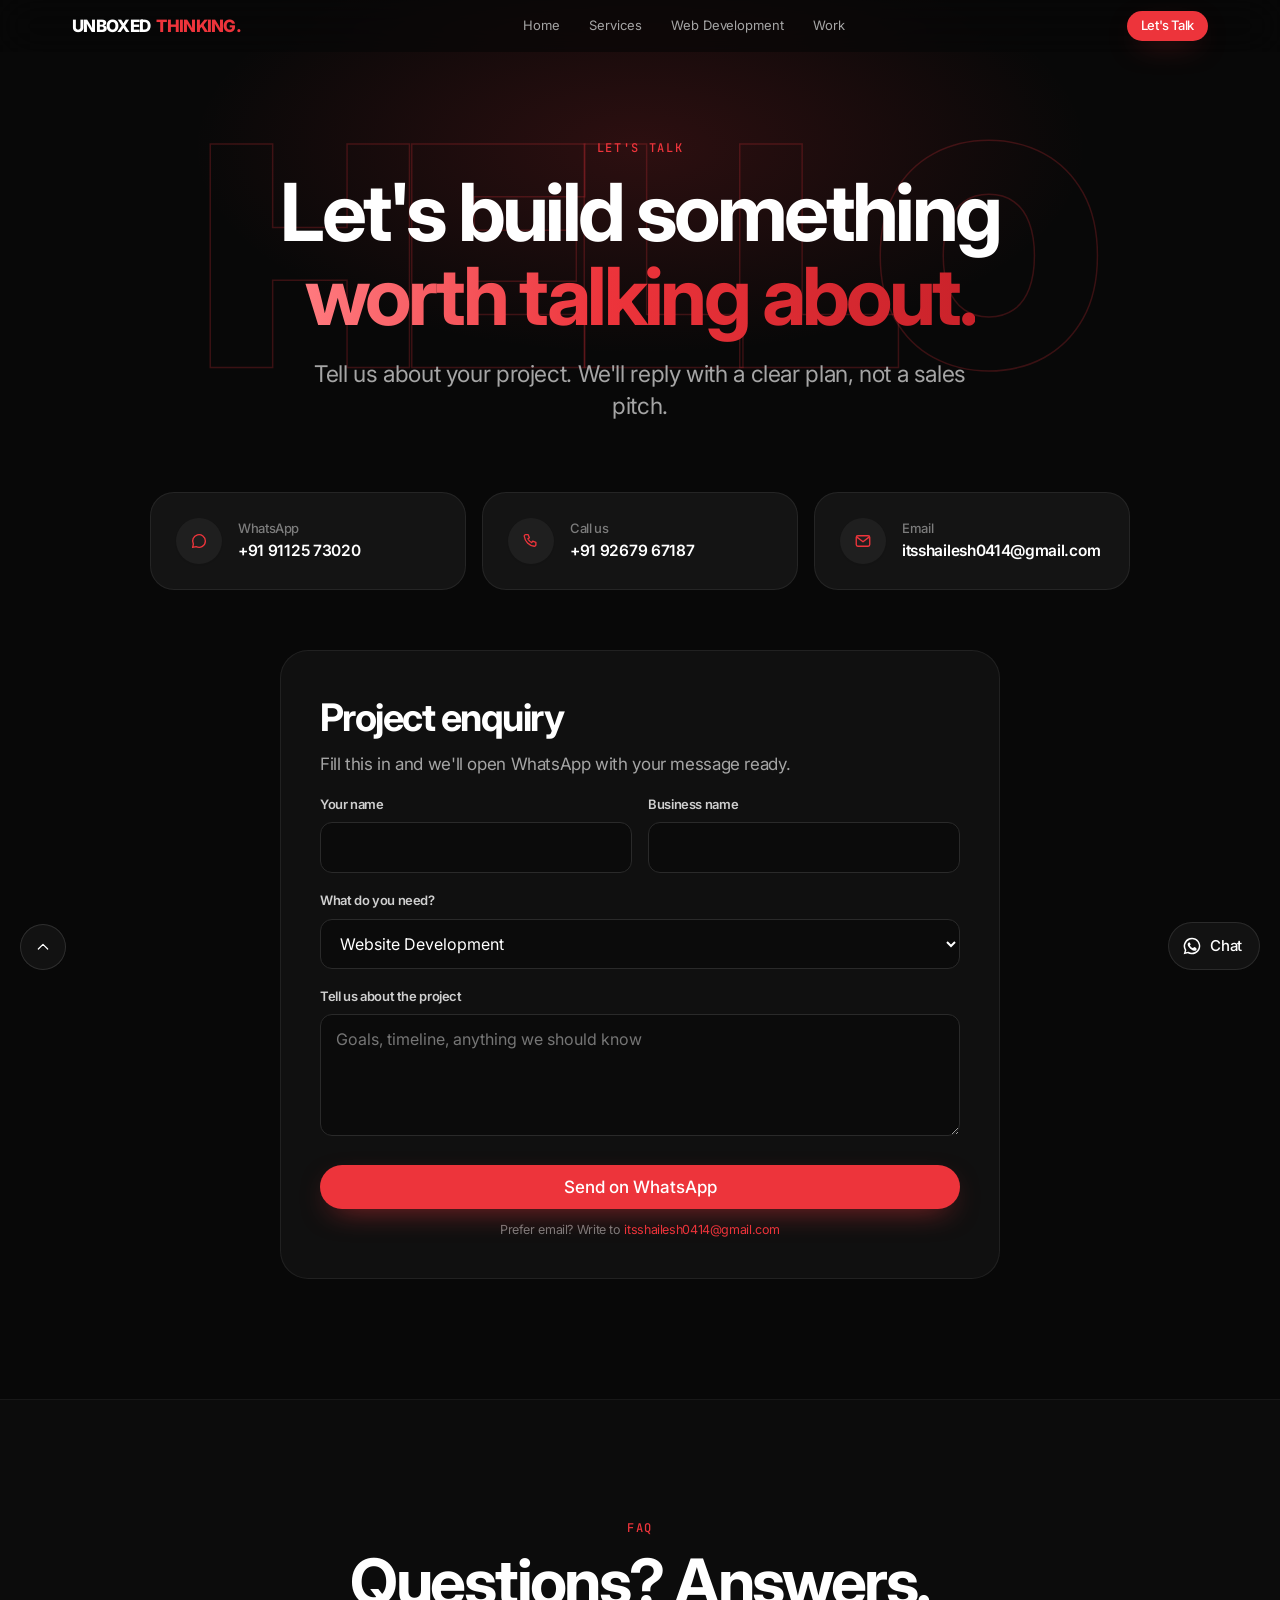
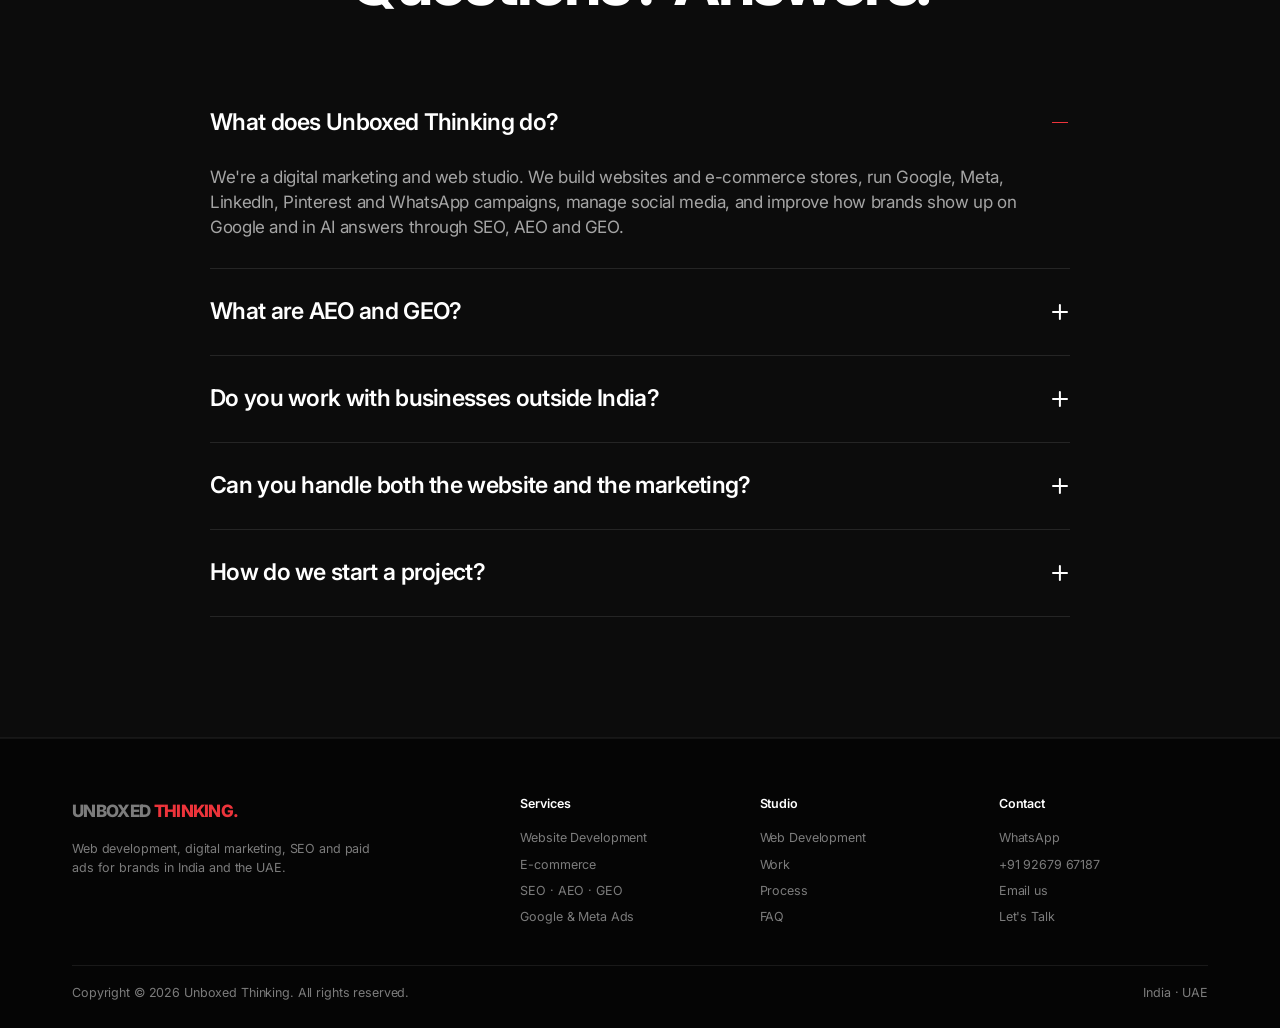
<file: contact.html>
<!DOCTYPE html>
<html lang="en-IN">
<head>
<meta charset="UTF-8">
<meta name="viewport" content="width=device-width, initial-scale=1">
<title>Let&#x27;s Talk — Unboxed Thinking</title>
<meta name="description" content="Start a project with Unboxed Thinking on WhatsApp, phone or email.">
<meta name="theme-color" content="#080808">
<meta property="og:title" content="Let&#x27;s Talk — Unboxed Thinking"><meta property="og:description" content="Start a project with Unboxed Thinking on WhatsApp, phone or email."><meta property="og:type" content="website">
<link rel="icon" href="favicon.svg" type="image/svg+xml">
<script>document.documentElement.classList.add("js");setTimeout(function(){if(!window.__ut)document.documentElement.classList.add("reveal-all")},2500)</script>
<link rel="preconnect" href="https://fonts.googleapis.com"><link rel="preconnect" href="https://fonts.gstatic.com" crossorigin>
<link href="https://fonts.googleapis.com/css2?family=Inter:opsz,wght@14..32,300..800&family=JetBrains+Mono:wght@400;500&display=swap" rel="stylesheet">
<style>

:root{
  --ink:#1d1d1f; --ink-2:#424245; --muted:#6e6e73; --faint:#86868b;
  --bg:#ffffff; --gray:#f5f5f7; --gray-2:#e8e8ed; --line:rgba(0,0,0,.08);
  --blue:#0071e3; --violet:#6E3BEF;
  --grad:linear-gradient(90deg,#7C3AED 0%,#4F46E5 40%,#2563EB 70%,#06B6D4 100%);
  --font:-apple-system,BlinkMacSystemFont,"SF Pro Display","SF Pro Text","Inter","Segoe UI",Roboto,"Helvetica Neue",sans-serif;
  --ease:cubic-bezier(.25,.1,.25,1); --ease-out:cubic-bezier(.16,1,.3,1);
  --r:28px; --w:1180px;
}
*{margin:0;padding:0;box-sizing:border-box}
html{scroll-behavior:smooth;-webkit-text-size-adjust:100%;overflow-x:clip}
body{font-family:var(--font);font-optical-sizing:auto;color:var(--ink);background:var(--bg);font-size:17px;line-height:1.47;letter-spacing:-.022em;-webkit-font-smoothing:antialiased;-moz-osx-font-smoothing:grayscale;font-feature-settings:"cv11","ss01"}
a{color:inherit;text-decoration:none}
img,svg{display:block}
button{font:inherit;color:inherit;background:none;border:0;cursor:pointer}
::selection{background:rgba(110,59,239,.18)}
:focus-visible{outline:2px solid var(--blue);outline-offset:3px;border-radius:8px}
.wrap{max-width:var(--w);margin:0 auto;padding-inline:22px}
.ico{width:28px;height:28px}
.ico.md{width:36px;height:36px}
.ico.lg{width:44px;height:44px}
.ic-s{width:18px;height:18px}
.ch{width:12px;height:12px;display:inline-block;vertical-align:-1px;transition:transform .3s var(--ease)}
.grad-t{background:var(--grad);-webkit-background-clip:text;background-clip:text;color:transparent}

/* reveal: content is always visible without JS; animates only when JS is running */
.js .rv{opacity:0;transform:translateY(24px);transition:opacity .9s var(--ease-out),transform .9s var(--ease-out);transition-delay:calc(var(--d,0)*1ms)}
.js .rv.in,.js.reveal-all .rv{opacity:1;transform:none}

/* ===== nav ===== */
.nav{position:fixed;top:0;left:0;right:0;z-index:100;height:52px;background:rgba(255,255,255,.72);backdrop-filter:saturate(180%) blur(20px);-webkit-backdrop-filter:saturate(180%) blur(20px);transition:box-shadow .3s}
.nav.sh{box-shadow:0 1px 0 var(--line)}
.nav-in{height:100%;display:flex;align-items:center;justify-content:space-between;gap:20px}
.logo{display:flex;align-items:center;gap:9px;font-weight:600;font-size:17px;letter-spacing:-.03em}
.logo svg{width:26px;height:26px}
.links{display:flex;gap:30px;font-size:13px;color:var(--ink-2);letter-spacing:-.01em}
.links a{transition:color .2s}
.links a:hover{color:var(--ink)}
.pill{display:inline-flex;align-items:center;justify-content:center;gap:6px;white-space:nowrap;border-radius:980px;font-weight:500;transition:background .25s,transform .25s var(--ease),box-shadow .25s}
.pill.sm{height:30px;padding:0 14px;font-size:13px}
.pill.md{height:44px;padding:0 22px;font-size:17px}
.pill.blue{background:var(--blue);color:#fff}
.pill.blue:hover{background:#0077ed}
.pill.dark{background:var(--ink);color:#fff}
.pill.dark:hover{background:#000}
.pill.ghost{color:var(--blue);box-shadow:inset 0 0 0 1px var(--blue)}
.pill.ghost:hover{background:var(--blue);color:#fff}
.pill:active{transform:scale(.97)}
.tlink{color:var(--blue);font-size:17px;display:inline-flex;align-items:center;gap:4px}
.tlink:hover{text-decoration:underline}
.tlink:hover .ch,.more:hover .ch,.enq:hover .ch{transform:translateX(3px)}
.burger{display:none;width:40px;height:40px;position:relative}
.burger i{position:absolute;left:12px;right:12px;height:1.5px;background:var(--ink);transition:transform .35s var(--ease-out)}
.burger i:first-child{top:16px}.burger i:last-child{top:23px}
body.mo .burger i:first-child{transform:translateY(3.5px) rotate(45deg)}
body.mo .burger i:last-child{transform:translateY(-3.5px) rotate(-45deg)}
.mmenu{position:fixed;top:52px;left:0;right:0;bottom:0;z-index:99;background:rgba(255,255,255,.97);backdrop-filter:blur(20px);padding:30px 34px;opacity:0;visibility:hidden;transform:translateY(-10px);transition:opacity .35s,transform .35s var(--ease-out),visibility .35s}
body.mo .mmenu{opacity:1;visibility:visible;transform:none}
.mmenu a{display:block;font-size:28px;font-weight:600;letter-spacing:-.03em;padding:10px 0}
@media (max-width:860px){.links,.nav .pill.sm{display:none}.burger{display:block}}

/* ===== hero ===== */
.hero{padding-top:130px;text-align:center;overflow:hidden}
.eyebrow{display:block;font-size:14px;font-weight:600;letter-spacing:-.01em;color:var(--violet)}
.hero .eyebrow{font-size:17px;margin-bottom:14px}
.hero h1{font-size:clamp(44px,7vw,88px);line-height:1.04;font-weight:700;letter-spacing:-.045em;max-width:15ch;margin:0 auto}
.hero p.lead{font-size:clamp(19px,1.9vw,24px);line-height:1.38;color:var(--muted);max-width:640px;margin:22px auto 0;letter-spacing:-.02em;font-weight:400}
.hero-ctas{display:flex;justify-content:center;align-items:center;gap:26px;margin-top:32px;flex-wrap:wrap}
.stage{position:relative;max-width:1080px;margin:64px auto 0;padding:0 22px;transform-origin:50% 0;will-change:transform;animation:stIn 1.4s var(--ease-out) .35s both}
@keyframes stIn{from{opacity:0;translate:0 60px}}
.mac{position:relative}
.mac-scr{position:relative;aspect-ratio:16/10;background:#000;border-radius:18px 18px 4px 4px;border:clamp(6px,1vw,12px) solid #1d1d1f;border-bottom-width:clamp(10px,1.6vw,20px);overflow:hidden;box-shadow:0 0 0 1px #3a3a3c inset}
.mac-scr img,.iph-scr img{position:absolute;inset:0;width:100%;height:100%;object-fit:cover;object-position:top;z-index:2}
.mac-base{height:clamp(10px,1.4vw,18px);margin:0 -7%;background:linear-gradient(#e3e3e6,#b9b9be 70%,#8e8e93);border-radius:0 0 22px 22px/0 0 14px 14px;position:relative}
.mac-base::before{content:"";position:absolute;left:50%;top:0;width:16%;height:40%;transform:translateX(-50%);background:#a9a9ae;border-radius:0 0 10px 10px}
.iph{position:absolute;right:1%;bottom:-3%;width:15.5%;z-index:3}
.iph-scr{position:relative;aspect-ratio:9/19.5;background:#000;border-radius:clamp(22px,3.6vw,46px);border:clamp(4px,.7vw,8px) solid #1d1d1f;overflow:hidden;box-shadow:0 30px 60px -20px rgba(0,0,0,.45),0 0 0 1px #48484a}
.iph-scr::before{content:"";position:absolute;top:2.4%;left:50%;width:32%;height:3.4%;transform:translateX(-50%);background:#000;border-radius:20px;z-index:4}
.fb{position:absolute;inset:0;background:linear-gradient(135deg,var(--c1,#6E3BEF),var(--c2,#2563EB));padding:7% 8%;color:#fff;display:flex;flex-direction:column;justify-content:center;gap:3%}
.fb b{font-size:clamp(16px,3vw,38px);font-weight:700;letter-spacing:-.04em;line-height:1}
.fb i{display:block;height:clamp(5px,.8vw,10px);width:62%;border-radius:6px;background:rgba(255,255,255,.55)}
.fb i+i{width:48%;background:rgba(255,255,255,.35)}
.fb.s{padding:30% 12% 0;justify-content:flex-start}
.fb.s b{font-size:clamp(11px,1.6vw,20px);margin-bottom:8%}
.stage-glow{position:absolute;left:10%;right:10%;bottom:-8%;height:30%;background:radial-gradient(closest-side,rgba(110,59,239,.18),transparent);filter:blur(30px);z-index:-1}

/* trust row */
.trust{padding:90px 0 30px;text-align:center}
.trust p{font-size:14px;color:var(--faint);font-weight:500}
.marq{margin-top:22px;overflow:hidden;-webkit-mask-image:linear-gradient(90deg,transparent,#000 10%,#000 90%,transparent);mask-image:linear-gradient(90deg,transparent,#000 10%,#000 90%,transparent)}
.marq-t{display:flex;gap:64px;width:max-content;animation:mq 42s linear infinite}
.marq-t span{font-size:22px;font-weight:600;letter-spacing:-.035em;color:#a1a1a6;white-space:nowrap}
@keyframes mq{to{transform:translateX(-50%)}}

/* sections */
.sec{padding:120px 0}
.sec.gray{background:var(--gray)}
.head{text-align:center;max-width:820px;margin:0 auto 64px}
.head h2{font-size:clamp(38px,5.2vw,64px);font-weight:700;letter-spacing:-.04em;line-height:1.06;margin-top:10px}
.head p{font-size:clamp(18px,1.6vw,21px);color:var(--muted);margin-top:18px;line-height:1.42}
.head.left{text-align:left;margin-left:0}

/* highlights */
.hl{display:grid;grid-template-columns:repeat(3,1fr);gap:20px}
.hl .tile{padding:34px}
.hl h3{font-size:21px;font-weight:600;letter-spacing:-.03em;margin:18px 0 6px}
.hl p{color:var(--muted);font-size:16px}
@media (max-width:860px){.hl{grid-template-columns:1fr}}

/* tiles */
.tile{background:var(--gray);border-radius:var(--r);transition:transform .5s var(--ease-out),box-shadow .5s var(--ease-out)}
.gray .tile{background:#fff}
.tile:hover{transform:scale(1.012);box-shadow:0 20px 50px -24px rgba(0,0,0,.18)}

/* services bento */
.bento{display:grid;grid-template-columns:repeat(6,1fr);gap:20px}
.svc{grid-column:span 2;padding:38px 34px 34px;display:flex;flex-direction:column;min-height:320px}
.svc.big{grid-column:span 3;min-height:380px}
.svc h3{font-size:clamp(24px,2.2vw,30px);font-weight:700;letter-spacing:-.035em;line-height:1.1;margin-top:auto;padding-top:40px}
.svc.big h3{font-size:clamp(28px,2.8vw,40px)}
.svc p{color:var(--muted);margin-top:10px;font-size:16.5px;max-width:44ch}
.more{color:var(--blue);font-size:16px;margin-top:18px;display:inline-flex;align-items:center;gap:4px}
.svc.big{background:linear-gradient(160deg,#f5f5f7 40%,#ece9fb)}
.svc.big:nth-child(2){background:linear-gradient(160deg,#f5f5f7 40%,#fdeee6)}
@media (max-width:980px){.svc,.svc.big{grid-column:span 3}}
@media (max-width:640px){.svc,.svc.big{grid-column:span 6;min-height:260px}}

/* process */
.steps{list-style:none;display:grid;grid-template-columns:repeat(5,1fr);gap:16px;counter-reset:s}
.step{background:#fff;border-radius:24px;padding:28px 24px 30px;position:relative;transition:transform .5s var(--ease-out),box-shadow .5s}
.step:hover{transform:translateY(-6px);box-shadow:0 24px 50px -28px rgba(0,0,0,.25)}
.step-n{position:absolute;top:22px;right:24px;font-size:13px;font-weight:600;color:var(--faint)}
.step h3{font-size:21px;font-weight:600;letter-spacing:-.03em;margin:26px 0 8px}
.step p{font-size:15px;color:var(--muted);line-height:1.45}
.track{height:3px;border-radius:3px;background:var(--gray-2);margin:0 0 30px;overflow:hidden}
.track i{display:block;height:100%;background:var(--grad);transform-origin:left;transform:scaleX(0)}
@media (max-width:980px){.steps{grid-template-columns:none;grid-auto-flow:column;grid-auto-columns:78%;overflow-x:auto;scroll-snap-type:x mandatory;padding-bottom:10px;-webkit-overflow-scrolling:touch}.step{scroll-snap-align:start}}

/* marketing */
.mk{display:grid;grid-template-columns:repeat(2,1fr);gap:0 56px}
.chan{display:flex;gap:22px;align-items:flex-start;padding:30px 0;border-top:1px solid var(--line)}
.chan h3{font-size:21px;font-weight:600;letter-spacing:-.03em}
.chan p{color:var(--muted);font-size:16px;margin-top:4px}
@media (max-width:760px){.mk{grid-template-columns:1fr}}

/* web dev */
.wd-hero{display:grid;grid-template-columns:1.1fr 1fr;gap:60px;align-items:center;margin-bottom:80px}
.wd-hero h2{font-size:clamp(38px,5vw,60px);font-weight:700;letter-spacing:-.04em;line-height:1.06;margin-top:10px}
.wd-hero p{font-size:19px;color:var(--muted);margin-top:18px}
.wd-list{display:grid;gap:14px}
.wd-item{display:flex;gap:16px;align-items:center;background:var(--gray);border-radius:20px;padding:20px 22px;font-weight:600;font-size:17px;letter-spacing:-.02em}
.wd-item small{display:block;font-weight:400;color:var(--muted);font-size:14.5px;margin-top:2px}
.types{display:grid;grid-template-columns:repeat(4,1fr);gap:16px}
.wtype{background:var(--gray);border-radius:24px;padding:28px 24px;display:flex;flex-direction:column;transition:transform .5s var(--ease-out),box-shadow .5s,background .3s}
.wtype:hover{transform:translateY(-6px);background:#fff;box-shadow:0 24px 50px -26px rgba(0,0,0,.22),0 0 0 1px var(--line)}
.wtype h4{font-size:19px;font-weight:600;letter-spacing:-.03em;margin-top:22px}
.wtype p{font-size:14.5px;color:var(--muted);margin-top:6px;flex:1}
.enq{font-size:14.5px;color:var(--blue);margin-top:16px;display:inline-flex;align-items:center;gap:4px}
.lps{margin-top:56px;text-align:center}
.lps h3{font-size:24px;font-weight:600;letter-spacing:-.03em}
.lps p{color:var(--muted);margin-top:6px}
.lp-row{display:flex;flex-wrap:wrap;justify-content:center;gap:10px;margin-top:24px}
.lp{display:inline-flex;align-items:center;gap:10px;height:48px;padding:0 18px;border-radius:980px;background:var(--gray);font-size:15px;font-weight:500;transition:background .3s,color .3s}
.lp:hover{background:var(--ink);color:#fff}
.lp .ch{opacity:.5}
.custom{margin-top:56px;border-radius:var(--r);padding:44px;background:linear-gradient(120deg,#f1edff,#e9f2ff 60%,#e6fbff);display:flex;justify-content:space-between;align-items:center;gap:30px;flex-wrap:wrap}
.custom h3{font-size:clamp(24px,2.6vw,34px);font-weight:700;letter-spacing:-.035em}
.custom p{color:var(--ink-2);margin-top:6px}
@media (max-width:980px){.types{grid-template-columns:repeat(2,1fr)}.wd-hero{grid-template-columns:1fr}}
@media (max-width:520px){.types{grid-template-columns:1fr}}

/* work carousel */
.wk-top{display:flex;justify-content:space-between;align-items:flex-end;gap:30px;margin-bottom:40px}
.wk-top .head{margin:0}
.wk-ctl{display:flex;gap:12px}
.wk-ctl button{width:44px;height:44px;border-radius:50%;background:rgba(0,0,0,.06);display:grid;place-items:center;transition:background .25s,opacity .25s}
.wk-ctl button:hover{background:rgba(0,0,0,.1)}
.wk-ctl button:disabled{opacity:.35;cursor:default}
.carousel{display:grid;grid-auto-flow:column;grid-auto-columns:min(78%,860px);gap:22px;overflow-x:auto;scroll-snap-type:x mandatory;scroll-padding-left:max(22px,calc((100vw - var(--w))/2 + 22px));padding:10px max(22px,calc((100vw - var(--w))/2 + 22px)) 30px;scrollbar-width:none}
.carousel::-webkit-scrollbar{display:none}
.wcard{scroll-snap-align:start;background:#fff;border-radius:var(--r);padding:28px 28px 26px;display:flex;flex-direction:column;transition:box-shadow .5s,transform .5s var(--ease-out)}
.wcard:hover{box-shadow:0 30px 60px -30px rgba(0,0,0,.25);transform:translateY(-4px)}
.wstage{position:relative;padding:4% 8% 7% 4%;background:linear-gradient(160deg,color-mix(in srgb,var(--c2) 22%,#fff),#fff 70%);border-radius:20px;overflow:hidden}
.wstage .mac-scr{border-radius:12px 12px 3px 3px;border-width:7px;border-bottom-width:11px}
.wstage .mac-base{height:10px;margin:0 -6%}
.wstage .iph{right:4%;bottom:6%;width:19%}
.wstage .iph-scr{border-radius:22px;border-width:4px}
.wcard img{transition:object-position 5s var(--ease)}
.wcard:hover .mac-scr img{object-position:bottom}
.wmeta{display:flex;justify-content:space-between;align-items:flex-end;gap:20px;padding-top:24px}
.wmeta .eyebrow{color:var(--faint);font-weight:500;font-size:13px}
.wmeta h3{font-size:clamp(22px,2.2vw,28px);font-weight:700;letter-spacing:-.035em;margin-top:4px}
.dom{font-size:14px;color:var(--muted)}
.go{width:40px;height:40px;border-radius:50%;display:grid;place-items:center;background:var(--gray);transition:background .3s,color .3s;flex:none}
.wcard:hover .go{background:var(--ink);color:#fff}
.grow{display:grid;grid-template-columns:repeat(4,1fr);gap:16px;margin-top:20px}
.gcard{background:#fff;border-radius:24px;padding:26px}
.gcard h4{font-size:19px;font-weight:600;letter-spacing:-.03em}
.gcard p{font-size:14.5px;color:var(--muted);margin-top:6px}
.pills{display:flex;flex-wrap:wrap;gap:6px;margin-top:16px}
.pills span{font-size:12.5px;font-weight:500;padding:5px 10px;border-radius:980px;background:var(--gray);color:var(--ink-2)}
@media (max-width:980px){.grow{grid-template-columns:1fr 1fr}.wk-ctl{display:none}}
@media (max-width:560px){.grow{grid-template-columns:1fr}.carousel{grid-auto-columns:88%}}

/* industries */
.inds{display:grid;grid-template-columns:repeat(6,1fr);gap:16px}
.ind{background:var(--gray);border-radius:24px;padding:30px 18px;display:flex;flex-direction:column;align-items:center;gap:16px;text-align:center;font-weight:600;font-size:16px;letter-spacing:-.02em;transition:transform .5s var(--ease-out),background .3s}
.ind:hover{transform:translateY(-6px);background:#fff;box-shadow:0 0 0 1px var(--line),0 24px 50px -28px rgba(0,0,0,.2)}
@media (max-width:980px){.inds{grid-template-columns:repeat(3,1fr)}}
@media (max-width:520px){.inds{grid-template-columns:repeat(2,1fr)}}

/* faq */
.faq{max-width:860px;margin:0 auto}
.qa{border-bottom:1px solid var(--line)}
.qa summary{list-style:none;cursor:pointer;display:flex;justify-content:space-between;align-items:center;gap:20px;padding:26px 0;font-size:clamp(19px,1.8vw,24px);font-weight:600;letter-spacing:-.03em}
.qa summary::-webkit-details-marker{display:none}
.pm{width:20px;height:20px;position:relative;flex:none}
.pm::before,.pm::after{content:"";position:absolute;left:2px;right:2px;top:50%;height:1.8px;margin-top:-.9px;background:var(--ink);border-radius:2px;transition:transform .4s var(--ease-out)}
.pm::after{transform:rotate(90deg)}
.qa[open] .pm::after{transform:rotate(0)}
.ans{overflow:hidden}
.ans p{padding:0 40px 28px 0;color:var(--muted);font-size:17px}

/* cta */
.cta{text-align:center;padding:140px 0}
.cta h2{font-size:clamp(44px,7vw,96px);font-weight:700;letter-spacing:-.05em;line-height:1.02}
.cta p{font-size:clamp(18px,1.7vw,22px);color:var(--muted);margin:20px auto 0;max-width:560px}
.cta .hero-ctas{margin-top:36px}
.contact-cards{display:grid;grid-template-columns:repeat(3,1fr);gap:16px;max-width:980px;margin:70px auto 0;text-align:left}
.cc{background:var(--gray);border-radius:24px;padding:26px;display:flex;gap:16px;align-items:center;transition:background .3s,transform .5s var(--ease-out)}
.cc:hover{background:var(--gray-2);transform:translateY(-3px)}
.cc .ci{width:46px;height:46px;border-radius:50%;background:#fff;display:grid;place-items:center;color:var(--violet);flex:none;box-shadow:0 1px 2px rgba(0,0,0,.06)}
.cc small{display:block;color:var(--faint);font-size:13px;font-weight:500}
.cc b{font-weight:600;font-size:16.5px;letter-spacing:-.02em;word-break:break-word}
@media (max-width:860px){.contact-cards{grid-template-columns:1fr}}

/* footer */
footer{background:var(--gray);font-size:12.5px;color:var(--muted);letter-spacing:-.01em}
.f-top{display:grid;grid-template-columns:2fr 1fr 1fr 1fr;gap:30px;padding:56px 0 34px;border-bottom:1px solid #d2d2d7}
.f-top h5{font-size:12.5px;color:var(--ink);font-weight:600;margin-bottom:12px}
.f-top a{display:block;padding:4px 0}
.f-top a:hover{color:var(--ink);text-decoration:underline}
.f-brand p{max-width:300px;margin-top:12px;line-height:1.5}
.f-bot{display:flex;justify-content:space-between;gap:20px;flex-wrap:wrap;padding:18px 0 26px}
@media (max-width:760px){.f-top{grid-template-columns:1fr 1fr}.f-brand{grid-column:1/-1}}

.gray .cc,.gray .ind,.gray .wtype,.gray .lp{background:#fff}
.gray .wtype:hover,.gray .ind:hover{background:#fff}
.gray .lp:hover{background:var(--ink)}
.wcard{background:var(--gray)}
.wstage{background:linear-gradient(160deg,color-mix(in srgb,var(--c2) 26%,#fff),#fff 75%)!important}
.gcard{background:var(--gray)}
.cc b{font-size:15.5px}
.svc.wide{grid-column:span 6;flex-direction:row;align-items:center;gap:40px;min-height:auto;padding:38px 40px}
.svc.wide h3{margin-top:0;padding-top:0}
.svc.wide .wtxt{flex:1}
@media (max-width:640px){.svc.wide{flex-direction:column;align-items:flex-start}}
/* float */
.fwa{position:fixed;right:20px;bottom:20px;z-index:90;display:flex;align-items:center;gap:8px;height:48px;padding:0 18px 0 14px;border-radius:980px;background:rgba(29,29,31,.9);backdrop-filter:blur(10px);color:#fff;font-size:15px;font-weight:500;transform:translateY(90px);transition:transform .6s var(--ease-out)}
.fwa.show{transform:none}
.fwa svg{width:20px;height:20px}

@media (prefers-reduced-motion:reduce){*,*::before,*::after{animation:none!important;transition-duration:.01ms!important}.rv{opacity:1!important;transform:none!important}html{scroll-behavior:auto}}

/* ---------- v8 additions ---------- */
body{font-feature-settings:normal}
.nav .links a.on{color:var(--ink);font-weight:500}
.page-hero{padding:140px 0 70px;text-align:center}
.page-hero h1{font-size:clamp(42px,6.4vw,80px);font-weight:700;letter-spacing:-.045em;line-height:1.05;max-width:16ch;margin:12px auto 0}
.page-hero p{font-size:clamp(19px,1.8vw,23px);color:var(--muted);max-width:660px;margin:20px auto 0;line-height:1.4}
.page-hero .hero-ctas{margin-top:30px}
.hero h1 .ln{display:block}
.js .hero h1 .ln{opacity:0;transform:translateY(30px);animation:lnIn 1s var(--ease-out) forwards}
.js .hero h1 .ln:nth-child(2){animation-delay:.12s}.js .hero h1 .ln:nth-child(3){animation-delay:.24s}
@keyframes lnIn{to{opacity:1;transform:none}}
/* statement band */
.statement{padding:130px 0;text-align:center}
.statement p{font-size:clamp(30px,4.2vw,56px);font-weight:700;letter-spacing:-.04em;line-height:1.12;max-width:20ch;margin:0 auto}
.statement .w{color:#d2d2d7;transition:color .4s}
.statement .w.on{color:var(--ink)}
.statement .w.g.on{background:var(--grad);-webkit-background-clip:text;background-clip:text;color:transparent}
/* numbers */
.nums{display:grid;grid-template-columns:repeat(4,1fr);gap:16px;text-align:center}
.num{padding:34px 20px;border-radius:24px;background:var(--gray)}
.num b{display:block;font-size:clamp(44px,5vw,64px);font-weight:700;letter-spacing:-.05em;line-height:1}
.num span{display:block;color:var(--muted);font-size:15px;margin-top:10px}
@media (max-width:760px){.nums{grid-template-columns:1fr 1fr}}
/* choose build */
.choose{display:grid;grid-template-columns:1fr 1fr;gap:20px}
.choose a{border-radius:var(--r);padding:44px;min-height:300px;display:flex;flex-direction:column;justify-content:flex-end;background:linear-gradient(160deg,#f5f5f7 40%,#ece9fb);transition:transform .5s var(--ease-out),box-shadow .5s}
.choose a:nth-child(2){background:linear-gradient(160deg,#f5f5f7 40%,#e6f4ff)}
.choose a:hover{transform:scale(1.012);box-shadow:0 24px 60px -30px rgba(0,0,0,.25)}
.choose h3{font-size:clamp(30px,3.4vw,44px);font-weight:700;letter-spacing:-.04em;margin-top:auto;padding-top:40px}
.choose p{color:var(--muted);margin-top:8px;max-width:40ch}
.choose .tlink{margin-top:16px}
@media (max-width:760px){.choose{grid-template-columns:1fr}}
.approach{display:grid;grid-template-columns:1fr 1fr;gap:20px}
.approach .tile{padding:40px}
.approach h3{font-size:26px;font-weight:700;letter-spacing:-.035em;margin:20px 0 8px}
.approach p{color:var(--muted)}
@media (max-width:760px){.approach{grid-template-columns:1fr}}
.wtype{cursor:pointer;text-align:left;width:100%}
.lp{cursor:pointer}
/* case studies */
.case{display:grid;grid-template-columns:1.15fr 1fr;gap:56px;align-items:center;padding:70px 0;border-top:1px solid var(--line)}
.case:first-of-type{border-top:0}
.case.flip .case-media{order:2}
.case-media{position:relative;border-radius:var(--r);padding:6% 9% 9% 5%;background:linear-gradient(160deg,color-mix(in srgb,var(--c2) 28%,#fff),#f5f5f7 80%)}
.case-media .mac-scr{border-radius:12px 12px 3px 3px;border-width:8px;border-bottom-width:12px}
.case-media .mac-base{height:11px;margin:0 -6%}
.case-media .iph{right:4%;bottom:7%;width:19%}
.case-media .iph-scr{border-radius:24px;border-width:4px}
.case-media:hover .mac-scr img{object-position:bottom}
.case-media img{transition:object-position 6s var(--ease)}
.case h2{font-size:clamp(32px,3.6vw,46px);font-weight:700;letter-spacing:-.04em;line-height:1.06;margin-top:8px}
.case .lead{color:var(--muted);font-size:18px;margin-top:14px}
.case-lists{display:grid;grid-template-columns:1fr 1fr;gap:24px;margin-top:28px}
.case-lists h4{font-size:13px;font-weight:600;color:var(--faint);margin-bottom:10px;text-transform:none}
.case-lists li{list-style:none;font-size:15.5px;padding:7px 0;border-top:1px solid var(--line);display:flex;gap:8px;align-items:center}
.case-lists li svg{width:14px;height:14px;color:#22a06b;flex:none}
.case .row{display:flex;gap:22px;align-items:center;margin-top:30px;flex-wrap:wrap}
@media (max-width:900px){.case,.case.flip{grid-template-columns:1fr;gap:30px}.case.flip .case-media{order:0}}
.minis{display:grid;grid-template-columns:repeat(3,1fr);gap:20px}
.mini{background:var(--gray);border-radius:var(--r);padding:22px;display:block;transition:transform .5s var(--ease-out),box-shadow .5s}
.mini:hover{transform:translateY(-6px);box-shadow:0 24px 50px -28px rgba(0,0,0,.25)}
.mini .mac-scr{border-width:6px;border-bottom-width:9px;border-radius:10px 10px 3px 3px}
.mini .mac-base{height:8px;margin:0 -5%}
.mini:hover .mac-scr img{object-position:bottom}
.mini img{transition:object-position 6s var(--ease)}
.mini h3{font-size:20px;font-weight:700;letter-spacing:-.03em;margin-top:22px}
.mini p{color:var(--muted);font-size:14.5px;margin-top:4px}
@media (max-width:900px){.minis{grid-template-columns:1fr}}
/* work grid on home */
.wgrid{display:grid;grid-template-columns:repeat(3,1fr);gap:20px}
@media (max-width:980px){.wgrid{grid-template-columns:1fr 1fr}}
@media (max-width:620px){.wgrid{grid-template-columns:1fr}}
/* modal */
.modal{position:fixed;inset:0;z-index:300;background:rgba(0,0,0,.35);backdrop-filter:blur(8px);display:flex;align-items:center;justify-content:center;padding:20px;opacity:0;visibility:hidden;transition:opacity .3s,visibility .3s}
.modal.open{opacity:1;visibility:visible}
.sheet{background:var(--card2);border-radius:28px;width:min(520px,100%);padding:34px;box-shadow:0 40px 80px -20px rgba(0,0,0,.35);transform:translateY(20px) scale(.98);transition:transform .45s var(--ease-out)}
.modal.open .sheet{transform:none}
.sheet-top{display:flex;justify-content:space-between;align-items:flex-start;gap:20px}
.sheet h3{font-size:26px;font-weight:700;letter-spacing:-.035em;line-height:1.15}
.sheet p{color:var(--muted);font-size:15.5px;margin-top:6px}
.x{width:34px;height:34px;border-radius:50%;background:var(--gray);display:grid;place-items:center;flex:none}
.x svg{width:14px;height:14px}
.field{margin-top:20px}
.field label{display:block;font-size:13px;font-weight:600;color:var(--ink-2);margin-bottom:8px}
.field input,.field select,.field textarea{width:100%;font:inherit;font-size:16px;padding:13px 15px;border-radius:12px;border:1px solid #d2d2d7;background:var(--card2);color:var(--ink);transition:border-color .2s,box-shadow .2s}
.field input:focus,.field select:focus,.field textarea:focus{outline:none;border-color:var(--blue);box-shadow:0 0 0 4px rgba(0,113,227,.15)}
.seg{display:grid;grid-template-columns:1fr 1fr;gap:8px;background:var(--gray);padding:4px;border-radius:12px}
.seg label{margin:0;text-align:center;padding:10px;border-radius:9px;font-size:14.5px;font-weight:500;cursor:pointer;color:var(--ink-2);transition:background .2s,box-shadow .2s}
.seg input{position:absolute;opacity:0;pointer-events:none}
.seg input:checked+span{display:block}
.seg label:has(input:checked){background:var(--card2);box-shadow:0 1px 3px rgba(0,0,0,.12);color:var(--ink)}
.sheet .pill{width:100%;margin-top:24px}
.note{font-size:12.5px;color:var(--faint);margin-top:12px;text-align:center}
/* contact page */
.cform{max-width:720px;margin:0 auto;background:var(--gray);border-radius:var(--r);padding:40px}
.cform .grid2{display:grid;grid-template-columns:1fr 1fr;gap:16px}
.cform .field{margin-top:18px}
.cform .field input,.cform .field select,.cform .field textarea{background:var(--card2)}
@media (max-width:620px){.cform{padding:26px}.cform .grid2{grid-template-columns:1fr}}
/* back to top */
.totop{position:fixed;left:20px;bottom:20px;z-index:90;width:46px;height:46px;border-radius:50%;background:rgba(255,255,255,.85);backdrop-filter:blur(10px);box-shadow:0 0 0 1px var(--line),0 10px 24px -12px rgba(0,0,0,.3);display:grid;place-items:center;transform:translateY(90px);transition:transform .5s var(--ease-out)}
.totop.show{transform:none}
.totop svg{width:16px;height:16px;transform:rotate(-90deg)}

/* ================= v9: Unboxed black & red theme ================= */
:root{
  --ink:#ffffff; --ink-2:#d4d4d4; --muted:#a5a5a5; --faint:#7c7c7c;
  --bg:#080808; --gray:#101010; --gray-2:#1a1a1a; --card2:#141414; --line:rgba(255,255,255,.09);
  --red:#ed343b; --red-2:#ff5a5f; --blue:#ed343b; --violet:#ed343b;
  --grad:linear-gradient(92deg,#ff7a7f 0%,#ed343b 45%,#c9222a 100%);
  --mono:"SF Mono",ui-monospace,"JetBrains Mono",Menlo,monospace;
}
html{background:var(--bg)}
body{background:var(--bg);color:var(--ink)}
::selection{background:rgba(237,52,59,.35);color:#fff}
.mono-k{font-family:var(--mono);font-size:11.5px;letter-spacing:.14em;text-transform:uppercase;color:var(--red)}
.eyebrow{font-family:var(--mono);font-size:12px!important;font-weight:500;letter-spacing:.14em;text-transform:uppercase;color:var(--red)}
.hero .eyebrow{font-size:12px!important}

/* nav */
.nav{background:rgba(8,8,8,.72)}
.nav.sh{box-shadow:0 1px 0 rgba(255,255,255,.08)}
.links{color:#a5a5a5}
.links a:hover,.nav .links a.on{color:#fff}
.nav .links a.on{position:relative}
.nav .links a.on::after{content:"";position:absolute;left:0;right:0;bottom:-6px;height:1.5px;background:var(--red);border-radius:2px}
.logo.wm{font-weight:800;font-size:17px;letter-spacing:-.04em;gap:6px}
.logo.wm span{color:var(--red)}
.burger i{background:#fff}
.mmenu{background:rgba(8,8,8,.97)}
.mmenu a{color:#fff}

/* buttons & links */
.pill.blue{background:var(--red);color:#fff;box-shadow:0 10px 30px -12px rgba(237,52,59,.7)}
.pill.blue:hover{background:#ff474e;box-shadow:0 14px 40px -12px rgba(237,52,59,.9)}
.pill.dark{background:#fff;color:#080808}
.pill.dark:hover{background:#e9e9e9}
.tlink,.more,.enq{color:#ff5a5f}
.grad-t{background:var(--grad);-webkit-background-clip:text;background-clip:text;color:transparent}

/* ---------- intro (from the original site) ---------- */
.intro{position:relative;height:100svh;min-height:620px;overflow:hidden;display:flex;align-items:center;justify-content:center;text-align:center;isolation:isolate;background:#050505}
.intro-grid{position:absolute;inset:-2px;z-index:-2;background-image:linear-gradient(rgba(255,255,255,.07) 1px,transparent 1px),linear-gradient(90deg,rgba(255,255,255,.07) 1px,transparent 1px);background-size:84px 84px;background-position:center;-webkit-mask-image:radial-gradient(ellipse 75% 70% at 50% 50%,#000 30%,transparent 85%);mask-image:radial-gradient(ellipse 75% 70% at 50% 50%,#000 30%,transparent 85%)}
.js .intro-grid{animation:gridIn 1.6s var(--ease-out) both}
@keyframes gridIn{from{opacity:0;transform:scale(1.08)}}
.intro-glow{position:absolute;z-index:-1;width:900px;height:900px;left:var(--gx,50%);top:var(--gy,50%);transform:translate(-50%,-50%);background:radial-gradient(closest-side,rgba(237,52,59,.32),rgba(237,52,59,.08) 50%,transparent 70%);transition:left .8s var(--ease-out),top .8s var(--ease-out);pointer-events:none}
.intro-in{padding:0 20px}
.intro-k{display:block;margin-bottom:26px}
.intro-word{font-size:clamp(44px,8.6vw,150px);font-weight:800;letter-spacing:-.065em;line-height:.9;white-space:nowrap}
.intro-word .red{color:var(--red)}
.intro-word .iw{display:inline-block;white-space:nowrap}
.intro-word .lt{display:inline-block}
.js .intro-word .lt{opacity:0;transform:translateY(60%) rotate(6deg);filter:blur(8px);animation:chIn .9s var(--ease-out) forwards;animation-delay:calc(.25s + var(--i)*45ms)}
@keyframes chIn{to{opacity:1;transform:none;filter:blur(0)}}
.intro-sub{margin-top:26px;color:#a5a5a5;font-size:clamp(15px,1.3vw,18px);letter-spacing:-.01em}
.js .intro-k,.js .intro-sub{opacity:0;animation:fadeUp 1s var(--ease-out) forwards}
.js .intro-k{animation-delay:.1s}.js .intro-sub{animation-delay:1.1s}
@keyframes fadeUp{from{opacity:0;transform:translateY(16px)}to{opacity:1;transform:none}}
.intro-foot{position:absolute;left:0;right:0;bottom:26px;display:flex;justify-content:space-between;align-items:center;padding:0 28px}
.intro-foot .mono-k{color:#7c7c7c}
.scroll-cue{width:26px;height:42px;border-radius:14px;box-shadow:inset 0 0 0 1.5px rgba(255,255,255,.35);position:relative}
.scroll-cue i{position:absolute;left:50%;top:9px;width:3px;height:8px;margin-left:-1.5px;border-radius:2px;background:var(--red);animation:wheel 1.8s var(--ease-out) infinite}
@keyframes wheel{0%{transform:translateY(0);opacity:1}80%,100%{transform:translateY(14px);opacity:0}}
@media (max-width:640px){.intro-foot .mono-k{display:none}.intro-foot{justify-content:center}.intro-word{white-space:normal;font-size:15.5vw}.intro-word .iw{display:block}}

/* hero after intro */
.hero{padding-top:110px}
.hero h1{color:#fff}
.hero p.lead{color:#a5a5a5}
.stage-glow{background:radial-gradient(closest-side,rgba(237,52,59,.35),transparent)}

/* page heroes with outline word */
.page-hero{position:relative;overflow:hidden;isolation:isolate}
.page-hero h1{color:#fff}
.page-hero p{color:#a5a5a5}
.bgword{position:absolute;left:50%;top:52%;transform:translate(-50%,-50%) translateY(var(--py,0px));z-index:-1;font-size:clamp(120px,24vw,380px);font-weight:900;letter-spacing:-.07em;line-height:1;color:transparent;-webkit-text-stroke:1.5px rgba(237,52,59,.22);white-space:nowrap;pointer-events:none}
.page-hero::before{content:"";position:absolute;inset:0;z-index:-2;background:radial-gradient(50% 60% at 50% 30%,rgba(237,52,59,.16),transparent 70%)}

/* sections */
.sec.gray{background:#0c0c0c;border-block:1px solid rgba(255,255,255,.05)}
.head h2{color:#fff}
.head p{color:#a5a5a5}
.trust p{color:#7c7c7c}
.marq-t span{color:#4a4a4a;transition:color .3s}
.marq-t span:hover{color:#fff}
.statement .w{color:#2c2c2c}
.statement .w.on{color:#fff}
.statement .w.g.on{background:var(--grad);-webkit-background-clip:text;background-clip:text;color:transparent}

/* tiles & cards: dark glass with red spotlight */
.tile,.wtype,.wcard,.step,.ind,.gcard,.cc,.num,.mini,.choose a,.wd-item,.custom{position:relative;isolation:isolate;overflow:hidden}
.tile,.wtype,.step,.ind,.gcard,.cc,.num,.mini,.wcard,.wd-item{background:var(--card2)!important;box-shadow:inset 0 0 0 1px rgba(255,255,255,.07)}
.tile::after,.wtype::after,.wcard::after,.step::after,.ind::after,.gcard::after,.cc::after,.mini::after,.choose a::after{content:"";position:absolute;inset:0;border-radius:inherit;z-index:-1;background:radial-gradient(420px circle at var(--mx,50%) var(--my,50%),rgba(237,52,59,.16),transparent 45%);opacity:0;transition:opacity .4s;pointer-events:none}
.tile:hover::after,.wtype:hover::after,.wcard:hover::after,.step:hover::after,.ind:hover::after,.gcard:hover::after,.cc:hover::after,.mini:hover::after,.choose a:hover::after{opacity:1}
.tile:hover,.wtype:hover,.wcard:hover,.step:hover,.ind:hover,.gcard:hover,.mini:hover{box-shadow:inset 0 0 0 1px rgba(237,52,59,.35),0 30px 60px -30px rgba(237,52,59,.35)!important}
.tile h3,.wtype h4,.step h3,.gcard h4,.mini h3,.wmeta h3,.chan h3{color:#fff}
.tile p,.wtype p,.step p,.gcard p,.mini p,.chan p,.svc p{color:#a5a5a5}
.svc.big{background:linear-gradient(160deg,#141414 45%,#2a0b0d)!important}
.svc.big:nth-child(2){background:linear-gradient(160deg,#141414 45%,#2b130b)!important}
.svc h3{color:#fff}
.step-n{color:#555}
.track{background:#1f1f1f}
.chan{border-top-color:rgba(255,255,255,.08)}
.ind span{color:#fff}
.num b{background:var(--grad);-webkit-background-clip:text;background-clip:text;color:transparent}
.num span{color:#a5a5a5}
.pills span{background:#1f1f1f;color:#cfcfcf}
.wstage{background:linear-gradient(160deg,color-mix(in srgb,var(--c2) 30%,#0a0a0a),#121212 75%)!important}
.wmeta .eyebrow{color:#7c7c7c;font-size:11px!important}
.dom{color:#7c7c7c}
.go{background:#1f1f1f;color:#fff}
.wcard:hover .go{background:var(--red)}
.case{border-top-color:rgba(255,255,255,.08)}
.case h2{color:#fff}.case .lead{color:#a5a5a5}.case .lead b{color:#fff!important}
.case-media{background:linear-gradient(160deg,color-mix(in srgb,var(--c2) 30%,#0b0b0b),#141414 80%)!important;box-shadow:inset 0 0 0 1px rgba(255,255,255,.06)}
.case-lists h4{color:#7c7c7c}
.case-lists li{border-top-color:rgba(255,255,255,.08);color:#d4d4d4}
.case-lists li svg{color:var(--red)}
.choose a{background:linear-gradient(160deg,#141414 45%,#2a0b0d)!important;box-shadow:inset 0 0 0 1px rgba(255,255,255,.07)}
.choose a:nth-child(2){background:linear-gradient(160deg,#141414 45%,#24100c)!important}
.choose h3{color:#fff}.choose p{color:#a5a5a5}
.approach .tile p{color:#a5a5a5}
.lp{background:#141414!important;color:#fff;box-shadow:inset 0 0 0 1px rgba(255,255,255,.08)}
.lp:hover{background:var(--red)!important;color:#fff}
.custom{background:linear-gradient(120deg,#1a0809,#2a0b0d 50%,#140707)!important;box-shadow:inset 0 0 0 1px rgba(237,52,59,.25)}
.custom h3{color:#fff}.custom p{color:#cfcfcf}
.wd-item{color:#fff}.wd-item small{color:#a5a5a5}
.cc .ci{background:#1f1f1f;color:var(--red)}
.cc b{color:#fff}
.qa{border-bottom-color:rgba(255,255,255,.1)}
.qa summary{color:#fff}
.pm::before,.pm::after{background:#fff}
.qa[open] .pm::before,.qa[open] .pm::after{background:var(--red)}
.ans p{color:#a5a5a5}
.cta h2{color:#fff}.cta p{color:#a5a5a5}
.cta{position:relative;overflow:hidden;isolation:isolate}
.cta::before{content:"";position:absolute;left:50%;top:40%;width:900px;height:600px;transform:translate(-50%,-50%);background:radial-gradient(closest-side,rgba(237,52,59,.22),transparent);z-index:-1}
footer{background:#050505;color:#7c7c7c;border-top:1px solid rgba(255,255,255,.06)}
.f-top{border-bottom-color:rgba(255,255,255,.08)}
.f-top h5{color:#fff}
.f-top a:hover{color:#fff}
.fwa{background:rgba(20,20,20,.9);box-shadow:inset 0 0 0 1px rgba(255,255,255,.1)}
.fwa:hover{background:#1DA851}
.totop{background:rgba(20,20,20,.85);box-shadow:inset 0 0 0 1px rgba(255,255,255,.12);color:#fff}

/* forms & modal */
.modal{background:rgba(0,0,0,.6)}
.sheet{background:#121212;box-shadow:0 40px 80px -20px rgba(0,0,0,.8),inset 0 0 0 1px rgba(255,255,255,.08)}
.sheet h3{color:#fff}
.x{background:#1f1f1f;color:#fff}
.field label{color:#cfcfcf}
.field input,.field select,.field textarea{background:#0b0b0b!important;border-color:#2a2a2a;color:#fff}
.field input:focus,.field select:focus,.field textarea:focus{border-color:var(--red);box-shadow:0 0 0 4px rgba(237,52,59,.2)}
.seg{background:#0b0b0b}
.seg label{color:#a5a5a5}
.seg label:has(input:checked){background:#1f1f1f;color:#fff;box-shadow:inset 0 0 0 1px rgba(237,52,59,.5)}
.cform{background:#101010;box-shadow:inset 0 0 0 1px rgba(255,255,255,.07)}
.cform h2{color:#fff}
.note{color:#7c7c7c}

/* devices on dark */
.mac-scr{border-color:#2a2a2c;box-shadow:0 0 0 1px #3a3a3c inset,0 40px 80px -40px rgba(237,52,59,.4)}
.iph-scr{border-color:#2a2a2c}

/* magnetic */
.magnetic{will-change:transform}

/* ================= app-style real icons ================= */
.appi{display:inline-grid;place-items:center;width:var(--s);height:var(--s);border-radius:calc(var(--s)*.24);flex:none;overflow:hidden;box-shadow:inset 0 1px 0 rgba(255,255,255,.28),inset 0 -1px 0 rgba(0,0,0,.25),0 12px 26px -12px rgba(0,0,0,.7)}
.appi.brand{background:#fff}
.appi.brand svg{display:block;width:100%;height:100%}
.icrow{display:inline-flex;gap:10px}
.tile .appi,.step .appi,.wtype .appi,.ind .appi,.chan .appi{transition:transform .5s var(--ease-out)}
.tile:hover .appi,.step:hover .appi,.wtype:hover .appi,.ind:hover .appi{transform:translateY(-3px) scale(1.04)}
.chan{align-items:center}
/* platforms row */
.plat-row{display:flex;flex-wrap:wrap;justify-content:center;gap:clamp(18px,3vw,44px);margin-top:28px}
.plat-i{display:flex;flex-direction:column;align-items:center;gap:10px;font-size:13px;color:#a5a5a5;font-weight:500}
.plat-i .appi{transition:transform .5s var(--ease-out)}
.plat-i:hover .appi{transform:translateY(-6px) rotate(-4deg)}
/* hero v12 */
.hero2{position:relative;isolation:isolate;padding-top:150px}
.hero2 .intro-grid{z-index:-2}
.hero2 .intro-glow{top:30%}
.stage-cap{text-align:center;color:#7c7c7c;font-size:14px;margin-top:70px}
.stage-cap b{color:#fff;font-weight:600}
.case.feat{border-top:0;padding-top:20px}
.js.loading .hero .rv,.js.loading .hero h1 .ln{opacity:0!important;transform:translateY(24px)!important;animation-play-state:paused!important}
.js.loading .stage{animation-play-state:paused}

/* ================= opening: the box opens ================= */
.loader{display:none}
.js .loader{display:block;position:fixed;inset:0;z-index:9999}
.ld-stage{position:absolute;inset:0;background:#050505;overflow:hidden}
.ld-stage::before{content:"";position:absolute;inset:0;background-image:linear-gradient(rgba(255,255,255,.05) 1px,transparent 1px),linear-gradient(90deg,rgba(255,255,255,.05) 1px,transparent 1px);background-size:84px 84px;background-position:center;-webkit-mask-image:radial-gradient(ellipse 60% 60% at 50% 50%,#000 20%,transparent 80%);mask-image:radial-gradient(ellipse 60% 60% at 50% 50%,#000 20%,transparent 80%);opacity:0;animation:fadeIn 1.2s .1s forwards}
@keyframes fadeIn{to{opacity:1}}
.ld-stage .mono-k{position:absolute;color:#6d6d6d;opacity:0;animation:fadeIn .8s .2s forwards}
.ld-c1{top:26px;left:28px}.ld-c2{top:26px;right:28px}.ld-c3{bottom:26px;left:28px;color:var(--red)!important;font-variant-numeric:tabular-nums}.ld-c4{bottom:26px;right:28px}
.ld-center{position:absolute;left:50%;top:50%;transform:translate(-50%,-50%);display:flex;flex-direction:column;align-items:center}
.ld-box{width:min(280px,56vw);height:auto;overflow:visible;margin-top:10px}
.ld-edge{stroke-dasharray:1;stroke-dashoffset:1;animation:draw .8s cubic-bezier(.65,0,.35,1) forwards}
.e1{animation-delay:.15s}.e2{animation-delay:.35s}.e3{animation-delay:.25s}
@keyframes draw{to{stroke-dashoffset:0}}
.ld-face{fill:#0e0e0e;opacity:0;animation:fadeIn .5s .7s forwards}
.ld-face.f2{fill:#151515}
.ld-open{fill:#ed343b;opacity:0;animation:openGlow .6s 1.35s forwards}
@keyframes openGlow{to{opacity:1}}
.ld-lid{transform-box:fill-box;transform-origin:0% 50%;opacity:0;animation:lidIn .4s .75s forwards,lidOpen .85s 1.25s cubic-bezier(.5,0,.2,1) forwards}
@keyframes lidIn{to{opacity:1}}
@keyframes lidOpen{0%{transform:none;opacity:1}100%{transform:translate(-34px,-70px) rotate(-38deg);opacity:0}}
.ld-burst{transform-box:fill-box;transform-origin:50% 50%;transform:scale(0);opacity:0;animation:burst 1.1s 1.4s cubic-bezier(.16,1,.3,1) forwards}
@keyframes burst{0%{transform:scale(0);opacity:0}40%{opacity:1}100%{transform:scale(1.25);opacity:.85}}
.ld-rays path{stroke-dasharray:40;stroke-dashoffset:40;animation:ray .7s 1.55s cubic-bezier(.16,1,.3,1) forwards}
@keyframes ray{to{stroke-dashoffset:0}}
.ld-word{font-size:clamp(34px,6.4vw,96px);font-weight:800;letter-spacing:-.06em;line-height:1;white-space:nowrap;color:#fff}
.ld-word .w2{color:var(--red)}
.ld-word .w1,.ld-word .w2{white-space:nowrap}
.ld-word .lt{display:inline-block;opacity:0;transform:translateY(120%) scale(.6);filter:blur(10px);animation:rise .9s cubic-bezier(.16,1,.3,1) forwards;animation-delay:calc(1.6s + var(--i)*42ms)}
@keyframes rise{to{opacity:1;transform:none;filter:blur(0)}}
.ld-wipe{position:absolute;inset:0;background:var(--red);transform:translateY(101%)}
.loader.wipe .ld-wipe{transition:transform .55s cubic-bezier(.76,0,.24,1);transform:none}
.loader.reveal .ld-stage{display:none}
.loader.reveal .ld-wipe{transition:transform .7s cubic-bezier(.76,0,.24,1);transform:translateY(-101%)}
.loader.gone{display:none!important}
html.loading,html.loading body{overflow:hidden}
@media (max-width:640px){.ld-word{white-space:normal;text-align:center;font-size:12vw;line-height:.95}.ld-word span{display:block}.ld-c2,.ld-c4{display:none}}
@media (prefers-reduced-motion:reduce){.js .loader{display:none}}

.hl4{grid-template-columns:repeat(4,1fr)!important}.gray .hl4 .tile{background:var(--card2)}@media (max-width:980px){.hl4{grid-template-columns:1fr 1fr!important}}@media (max-width:560px){.hl4{grid-template-columns:1fr!important}}

</style>
<script type="application/ld+json">{"@context":"https://schema.org","@type":"ProfessionalService","name":"Unboxed Thinking","description":"Digital marketing and web development studio: websites, e-commerce, SEO, AEO, GEO, Google Ads, Meta Ads, social media and B2B lead generation.","email":"itsshailesh0414@gmail.com","telephone":"+91-9267967187","areaServed":["India","United Arab Emirates"]}</script><script type="application/ld+json">{"@context": "https://schema.org", "@type": "FAQPage", "mainEntity": [{"@type": "Question", "name": "What does Unboxed Thinking do?", "acceptedAnswer": {"@type": "Answer", "text": "We're a digital marketing and web studio. We build websites and e-commerce stores, run Google, Meta, LinkedIn, Pinterest and WhatsApp campaigns, manage social media, and improve how brands show up on Google and in AI answers through SEO, AEO and GEO."}}, {"@type": "Question", "name": "What are AEO and GEO?", "acceptedAnswer": {"@type": "Answer", "text": "AEO (answer engine optimisation) helps your business become the direct answer in Google's AI Overviews, featured snippets and voice search. GEO (generative engine optimisation) helps AI assistants like ChatGPT, Gemini and Perplexity understand, trust and mention your brand."}}, {"@type": "Question", "name": "Do you work with businesses outside India?", "acceptedAnswer": {"@type": "Answer", "text": "Yes. Alongside brands in India we've built websites for companies based in the UAE, and we work remotely with clients wherever they are."}}, {"@type": "Question", "name": "Can you handle both the website and the marketing?", "acceptedAnswer": {"@type": "Answer", "text": "Yes. The website, the campaigns and the search visibility are planned together, so every channel sends people to a page built to convert them."}}, {"@type": "Question", "name": "How do we start a project?", "acceptedAnswer": {"@type": "Answer", "text": "Message us on WhatsApp or email with what you need. We'll understand the business, suggest the right direction and share a clear plan and timeline before any work begins."}}]}</script>
</head>
<body>
<svg width="0" height="0" style="position:absolute" aria-hidden="true"><defs>
<linearGradient id="g1" x1="0" y1="0" x2="1" y2="1"><stop offset="0" stop-color="#FF7A7F"/><stop offset="1" stop-color="#ED343B"/></linearGradient>
<linearGradient id="g2" x1="0" y1="0" x2="1" y2="1"><stop offset="0" stop-color="#FF9466"/><stop offset="1" stop-color="#ED343B"/></linearGradient>
<linearGradient id="g3" x1="0" y1="0" x2="1" y2="1"><stop offset="0" stop-color="#FF6B9A"/><stop offset="1" stop-color="#ED343B"/></linearGradient>
<linearGradient id="g4" x1="0" y1="0" x2="1" y2="1"><stop offset="0" stop-color="#FF5A5F"/><stop offset="1" stop-color="#B51F28"/></linearGradient>
<linearGradient id="g5" x1="0" y1="0" x2="1" y2="1"><stop offset="0" stop-color="#FF8589"/><stop offset="1" stop-color="#C9222A"/></linearGradient>
<linearGradient id="g6" x1="0" y1="0" x2="1" y2="1"><stop offset="0" stop-color="#FFA07A"/><stop offset="1" stop-color="#ED343B"/></linearGradient>
</defs></svg>
<header class="nav" id="nav"><div class="wrap nav-in">
  <a href="index.html" class="logo wm" aria-label="Unboxed Thinking home">UNBOXED <span>THINKING.</span></a>
  <nav class="links" aria-label="Main"><a href="index.html">Home</a><a href="services.html">Services</a><a href="web-development.html">Web Development</a><a href="work.html">Work</a></nav>
  <a href="contact.html" class="pill sm blue">Let's Talk</a>
  <button class="burger" id="burger" aria-label="Menu" aria-expanded="false"><i></i><i></i></button>
</div></header>
<div class="mmenu"><a href="index.html">Home</a><a href="services.html">Services</a><a href="web-development.html">Web Development</a><a href="work.html">Work</a><a href="contact.html">Let's Talk</a></div>
<main id="top">

<section class="page-hero"><span class="bgword" aria-hidden="true">HELLO</span><div class="wrap">
  <span class="eyebrow rv">Let's Talk</span><h1 class="rv" style="--d:80">Let's build something <span class="grad-t">worth talking about.</span></h1>
  <p class="rv" style="--d:160">Tell us about your project. We'll reply with a clear plan, not a sales pitch.</p></div></section>
<section class="sec" style="padding-top:0"><div class="wrap">
  <div class="contact-cards" style="margin-top:0;margin-bottom:60px">
    <a class="cc rv" href="https://wa.me/919112573020" target="_blank" rel="noopener"><span class="ci"><svg class="ic-s" width="18" height="18" viewBox="0 0 24 24" fill="none" stroke="currentColor" stroke-width="1.8" stroke-linecap="round" stroke-linejoin="round" aria-hidden="true"><path d="M20.5 12a8.5 8.5 0 0 1-12.3 7.6L3.5 20.5l1-4.4A8.5 8.5 0 1 1 20.5 12z"/></svg></span><span><small>WhatsApp</small><b>+91 91125 73020</b></span></a>
    <a class="cc rv" style="--d:80" href="tel:+919267967187"><span class="ci"><svg class="ic-s" width="18" height="18" viewBox="0 0 24 24" fill="none" stroke="currentColor" stroke-width="1.8" stroke-linecap="round" stroke-linejoin="round" aria-hidden="true"><path d="M5 3.5h3.2l1.6 4.2-2 1.4a11 11 0 0 0 5.1 5.1l1.4-2 4.2 1.6V17a2 2 0 0 1-2.2 2A15.5 15.5 0 0 1 3 5.7 2 2 0 0 1 5 3.5z"/></svg></span><span><small>Call us</small><b>+91 92679 67187</b></span></a>
    <a class="cc rv" style="--d:160" href="mailto:itsshailesh0414@gmail.com"><span class="ci"><svg class="ic-s" width="18" height="18" viewBox="0 0 24 24" fill="none" stroke="currentColor" stroke-width="1.8" stroke-linecap="round" stroke-linejoin="round" aria-hidden="true"><rect x="3" y="5" width="18" height="14" rx="2.2"/><path d="m3.5 6.5 8.5 6.5 8.5-6.5"/></svg></span><span><small>Email</small><b>itsshailesh0414@gmail.com</b></span></a>
  </div>
  <form class="cform rv" id="cform">
    <h2 style="font-size:clamp(28px,3vw,38px);font-weight:700;letter-spacing:-.04em">Project enquiry</h2>
    <p style="color:var(--muted);margin-top:6px">Fill this in and we'll open WhatsApp with your message ready.</p>
    <div class="grid2"><div class="field"><label for="cn">Your name</label><input id="cn" required autocomplete="name"></div><div class="field"><label for="cb">Business name</label><input id="cb" autocomplete="organization"></div></div>
    <div class="field"><label for="cs">What do you need?</label><select id="cs"><option>Website Development</option><option>E-commerce Website</option><option>Landing Page</option><option>SEO · AEO · GEO</option><option>Google & Meta Ads</option><option>Social Media Management</option><option>B2B Lead Generation</option><option>Not sure yet</option></select></div>
    <div class="field"><label for="cm">Tell us about the project</label><textarea id="cm" rows="4" placeholder="Goals, timeline, anything we should know"></textarea></div>
    <button type="submit" class="pill md blue" style="width:100%;margin-top:22px">Send on WhatsApp</button>
    <p class="note">Prefer email? Write to <a href="mailto:itsshailesh0414@gmail.com" style="color:var(--blue)">itsshailesh0414@gmail.com</a></p>
  </form>
</div></section>
<section class="sec gray" id="faq"><div class="wrap"><div class="head rv"><span class="eyebrow">FAQ</span><h2>Questions? Answers.</h2></div><div class="faq rv"><details class="qa" open><summary>What does Unboxed Thinking do?<span class="pm"></span></summary><div class="ans"><p>We're a digital marketing and web studio. We build websites and e-commerce stores, run Google, Meta, LinkedIn, Pinterest and WhatsApp campaigns, manage social media, and improve how brands show up on Google and in AI answers through SEO, AEO and GEO.</p></div></details><details class="qa"><summary>What are AEO and GEO?<span class="pm"></span></summary><div class="ans"><p>AEO (answer engine optimisation) helps your business become the direct answer in Google's AI Overviews, featured snippets and voice search. GEO (generative engine optimisation) helps AI assistants like ChatGPT, Gemini and Perplexity understand, trust and mention your brand.</p></div></details><details class="qa"><summary>Do you work with businesses outside India?<span class="pm"></span></summary><div class="ans"><p>Yes. Alongside brands in India we've built websites for companies based in the UAE, and we work remotely with clients wherever they are.</p></div></details><details class="qa"><summary>Can you handle both the website and the marketing?<span class="pm"></span></summary><div class="ans"><p>Yes. The website, the campaigns and the search visibility are planned together, so every channel sends people to a page built to convert them.</p></div></details><details class="qa"><summary>How do we start a project?<span class="pm"></span></summary><div class="ans"><p>Message us on WhatsApp or email with what you need. We'll understand the business, suggest the right direction and share a clear plan and timeline before any work begins.</p></div></details></div></div></section>

</main>
<footer><div class="wrap">
  <div class="f-top">
    <div class="f-brand"><a href="index.html" class="logo wm">UNBOXED <span>THINKING.</span></a><p>Web development, digital marketing, SEO and paid ads for brands in India and the UAE.</p></div>
    <div><h5>Services</h5><a href="services.html#services">Website Development</a><a href="services.html#services">E-commerce</a><a href="services.html#marketing">SEO · AEO · GEO</a><a href="services.html#marketing">Google & Meta Ads</a></div>
    <div><h5>Studio</h5><a href="web-development.html">Web Development</a><a href="work.html">Work</a><a href="services.html#process">Process</a><a href="index.html#faq">FAQ</a></div>
    <div><h5>Contact</h5><a href="https://wa.me/919112573020" target="_blank" rel="noopener">WhatsApp</a><a href="tel:+919267967187">+91 92679 67187</a><a href="mailto:itsshailesh0414@gmail.com">Email us</a><a href="contact.html">Let's Talk</a></div>
  </div>
  <div class="f-bot"><span>Copyright © 2026 Unboxed Thinking. All rights reserved.</span><span>India · UAE</span></div>
</div></footer>
<a class="fwa" id="fwa" href="https://wa.me/919112573020" target="_blank" rel="noopener" aria-label="Chat on WhatsApp"><svg width="20" height="20" viewBox="0 0 24 24" fill="currentColor"><path d="M12 2a10 10 0 00-8.6 15.1L2 22l5-1.3A10 10 0 1012 2zm0 18.2a8.2 8.2 0 01-4.2-1.2l-.3-.2-3 .8.8-2.9-.2-.3A8.2 8.2 0 1112 20.2zm4.5-6.1c-.2-.1-1.5-.7-1.7-.8s-.4-.1-.6.1-.7.8-.8 1-.3.2-.5.1a6.7 6.7 0 01-3.3-2.9c-.2-.4.2-.4.7-1.3.1-.2 0-.3 0-.4l-.8-1.8c-.2-.5-.4-.4-.6-.4h-.5a1 1 0 00-.7.3 3 3 0 00-.9 2.2 5.2 5.2 0 001.1 2.8 11.9 11.9 0 004.6 4c1.7.7 2.4.8 3.2.7.5-.1 1.5-.6 1.7-1.2s.2-1.1.2-1.2-.2-.2-.4-.3z"/></svg>Chat</a>
<button class="totop" id="totop" aria-label="Back to top"><svg class="ic-s" width="18" height="18" viewBox="0 0 24 24" fill="none" stroke="currentColor" stroke-width="1.8" stroke-linecap="round" stroke-linejoin="round" aria-hidden="true"><path d="m9 5 7 7-7 7"/></svg></button>
<script>
(function(){
"use strict";window.__ut=1;
var reduce=matchMedia("(prefers-reduced-motion: reduce)").matches;
function $(s){return document.querySelector(s)}function $$(s){return Array.prototype.slice.call(document.querySelectorAll(s))}
function clamp(v,a,b){return Math.min(b,Math.max(a,v))}


/* ===== opening: the box opens (home only, once per visit) ===== */
(function(){
  var L=document.getElementById("loader");if(!L)return;
  var html=document.documentElement,seen=false;
  try{seen=sessionStorage.getItem("ut_seen2")==="1";sessionStorage.setItem("ut_seen2","1")}catch(e){}
  if(reduce||seen){L.classList.add("gone");return;}
  html.classList.add("loading");try{history.scrollRestoration="manual"}catch(e){}scrollTo(0,0);
  var k=0;L.querySelectorAll(".ld-word span").forEach(function(w){var t=w.textContent;w.textContent="";t.split("").forEach(function(c){var s=document.createElement("span");s.className="lt";s.style.setProperty("--i",k++);s.textContent=c;w.appendChild(s)})});
  var pct=document.getElementById("ldPct"),t0=performance.now(),D=2700;
  (function tick(t){var p=Math.min(1,(t-t0)/D);pct.textContent=String(Math.round((1-Math.pow(1-p,2))*100)).padStart(3,"0");if(p<1)requestAnimationFrame(tick)})(t0);
  setTimeout(function(){L.classList.add("wipe")},2950);
  setTimeout(function(){L.classList.add("reveal");html.classList.remove("loading")},3550);
  setTimeout(function(){L.classList.add("gone")},4300);
})();

/* reveal on scroll (content is visible by default if this script never runs) */
if("IntersectionObserver" in window){
  var io=new IntersectionObserver(function(es){es.forEach(function(e){if(e.isIntersecting){e.target.classList.add("in");io.unobserve(e.target);if(e.target.dataset.count)count(e.target);}})},{threshold:0,rootMargin:"0px 0px -8% 0px"});
  $$(".rv,[data-count]").forEach(function(el){io.observe(el)});
}else{document.documentElement.classList.add("reveal-all");}
function count(el){var end=+el.dataset.count,t0=performance.now();(function tk(t){var p=clamp((t-t0)/1300,0,1);el.textContent=Math.round(end*(1-Math.pow(1-p,3)));if(p<1)requestAnimationFrame(tk)})(t0)}

/* statement words light up while scrolling */
var stmts=$$("[data-words]");
stmts.forEach(function(p){var out="";p.childNodes.forEach(function(n){var g=n.nodeType===1;(n.textContent||"").split(/(\s+)/).forEach(function(w){if(!w)return;out+=/^\s+$/.test(w)?" ":'<span class="w'+(g?" g":"")+'">'+w+"</span>"})});p.innerHTML=out;p._w=p.querySelectorAll(".w")});

/* nav, menu */
var nav=$("#nav"),bg=$("#burger");
bg.addEventListener("click",function(){var o=document.body.classList.toggle("mo");bg.setAttribute("aria-expanded",o)});
$$(".mmenu a").forEach(function(a){a.addEventListener("click",function(){document.body.classList.remove("mo")})});

/* FAQ: one open at a time */
$$(".qa").forEach(function(d){d.addEventListener("toggle",function(){if(d.open)$$(".qa").forEach(function(o){if(o!==d)o.open=false})})});

/* back to top */
var top=$("#totop");top.addEventListener("click",function(){scrollTo({top:0,behavior:reduce?"auto":"smooth"})});

/* enquiry modal (web development page) */
var modal=$("#enq");
if(modal){
  var form=$("#enqForm"),type=$("#enqType"),domF=$("#domField"),domI=$("#domInput"),title=$("#enqTitle");
  function sync(){var have=form.querySelector('input[name="dom"]:checked').value==="have";domF.style.display=have?"block":"none";domI.required=have;}
  function open(cat){type.value=cat;if(!type.value)type.selectedIndex=type.options.length-1;title.textContent="Let's build your "+cat.replace(" / Not Sure","").toLowerCase()+".";modal.classList.add("open");modal.setAttribute("aria-hidden","false");document.body.style.overflow="hidden";sync();setTimeout(function(){type.focus()},50)}
  function close(){modal.classList.remove("open");modal.setAttribute("aria-hidden","true");document.body.style.overflow=""}
  $$("[data-enquire]").forEach(function(b){b.addEventListener("click",function(){open(b.dataset.enquire)})});
  $$('input[name="dom"]').forEach(function(r){r.addEventListener("change",sync)});
  $("#enqClose").addEventListener("click",close);
  modal.addEventListener("click",function(e){if(e.target===modal)close()});
  addEventListener("keydown",function(e){if(e.key==="Escape")close()});
  form.addEventListener("submit",function(e){e.preventDefault();var have=form.querySelector('input[name="dom"]:checked').value==="have";
    var msg="Hi Unboxed Thinking,\n\nI'm interested in: "+type.value+"\nDomain: "+(have?"I already have a domain ("+domI.value.trim()+")":"I need a new domain, please suggest options")+"\n\nPlease share the next steps.";
    window.open("https://wa.me/919112573020?text="+encodeURIComponent(msg),"_blank","noopener");close();});
}
/* contact form */
var cf=$("#cform");
if(cf){cf.addEventListener("submit",function(e){e.preventDefault();var msg="Hi Unboxed Thinking,\n\nName: "+$("#cn").value.trim()+($("#cb").value.trim()?"\nBusiness: "+$("#cb").value.trim():"")+"\nService: "+$("#cs").value+($("#cm").value.trim()?"\n\n"+$("#cm").value.trim():"");window.open("https://wa.me/919112573020?text="+encodeURIComponent(msg),"_blank","noopener");});}

/* scroll-linked: hero device tilt, process track, statement words, floating buttons */
var stage=$("#stage"),track=$("#track"),steps=$("#steps"),fwa=$("#fwa"),ticking=false;
function onScroll(){
  var y=scrollY,vh=innerHeight;
  nav.classList.toggle("sh",y>10);
  if(!reduce){
    if(stage){var r=stage.getBoundingClientRect();var p=clamp(1-(r.top/(vh*.9)),0,1);stage.style.transform="perspective(1600px) rotateX("+((1-p)*12).toFixed(2)+"deg) scale("+(.92+p*.08).toFixed(4)+")";}
    if(track&&steps){var s=steps.getBoundingClientRect();track.style.transform="scaleX("+clamp((vh*.85-s.top)/(s.height+vh*.3),0,1)+")";}
  }
  stmts.forEach(function(pp){var r=pp.getBoundingClientRect();var p=clamp((vh*.85-r.top)/(r.height+vh*.35),0,1);var n=reduce?pp._w.length:Math.ceil(p*pp._w.length*1.1);for(var i=0;i<pp._w.length;i++)pp._w[i].classList.toggle("on",i<n)});
  var show=y>vh*.8&&(innerHeight+y)<document.documentElement.scrollHeight-300;
  if(fwa)fwa.classList.toggle("show",show);top.classList.toggle("show",y>vh*1.2);
  ticking=false;
}
addEventListener("scroll",function(){if(!ticking){ticking=true;requestAnimationFrame(onScroll)}},{passive:true});
addEventListener("resize",onScroll);onScroll();

/* ===== v9 effects ===== */
/* intro: split wordmark into letters, glow follows the cursor */
var iw=document.querySelectorAll(".intro-word .iw"),k=0;
iw.forEach(function(w){var t=w.textContent;w.textContent="";t.split("").forEach(function(c){var s=document.createElement("span");s.className="lt";s.style.setProperty("--i",k++);s.textContent=c;w.appendChild(s)})});
var intro=document.getElementById("intro");
if(intro&&!reduce&&matchMedia("(hover:hover)").matches){intro.addEventListener("mousemove",function(e){var r=intro.getBoundingClientRect();intro.style.setProperty("--gx",(e.clientX-r.left)+"px");intro.style.setProperty("--gy",(e.clientY-r.top)+"px")})}
/* red spotlight that follows the mouse on cards */
$$(".tile,.wtype,.wcard,.step,.ind,.gcard,.cc,.mini,.choose a").forEach(function(c){c.addEventListener("pointermove",function(e){var r=c.getBoundingClientRect();c.style.setProperty("--mx",(e.clientX-r.left)+"px");c.style.setProperty("--my",(e.clientY-r.top)+"px")})});
/* magnetic buttons */
if(!reduce&&matchMedia("(hover:hover)").matches){$$(".pill.md").forEach(function(b){b.classList.add("magnetic");b.addEventListener("mousemove",function(e){var r=b.getBoundingClientRect();b.style.transform="translate("+((e.clientX-r.left-r.width/2)*.18)+"px,"+((e.clientY-r.top-r.height/2)*.25)+"px)"});b.addEventListener("mouseleave",function(){b.style.transform=""})})}
/* outline word parallax on page heroes */
var bgw=$$(".bgword");
if(bgw.length&&!reduce){addEventListener("scroll",function(){bgw.forEach(function(w){w.style.setProperty("--py",(scrollY*.25)+"px")})},{passive:true})}
})();

</script>
</body>
</html>
</file>
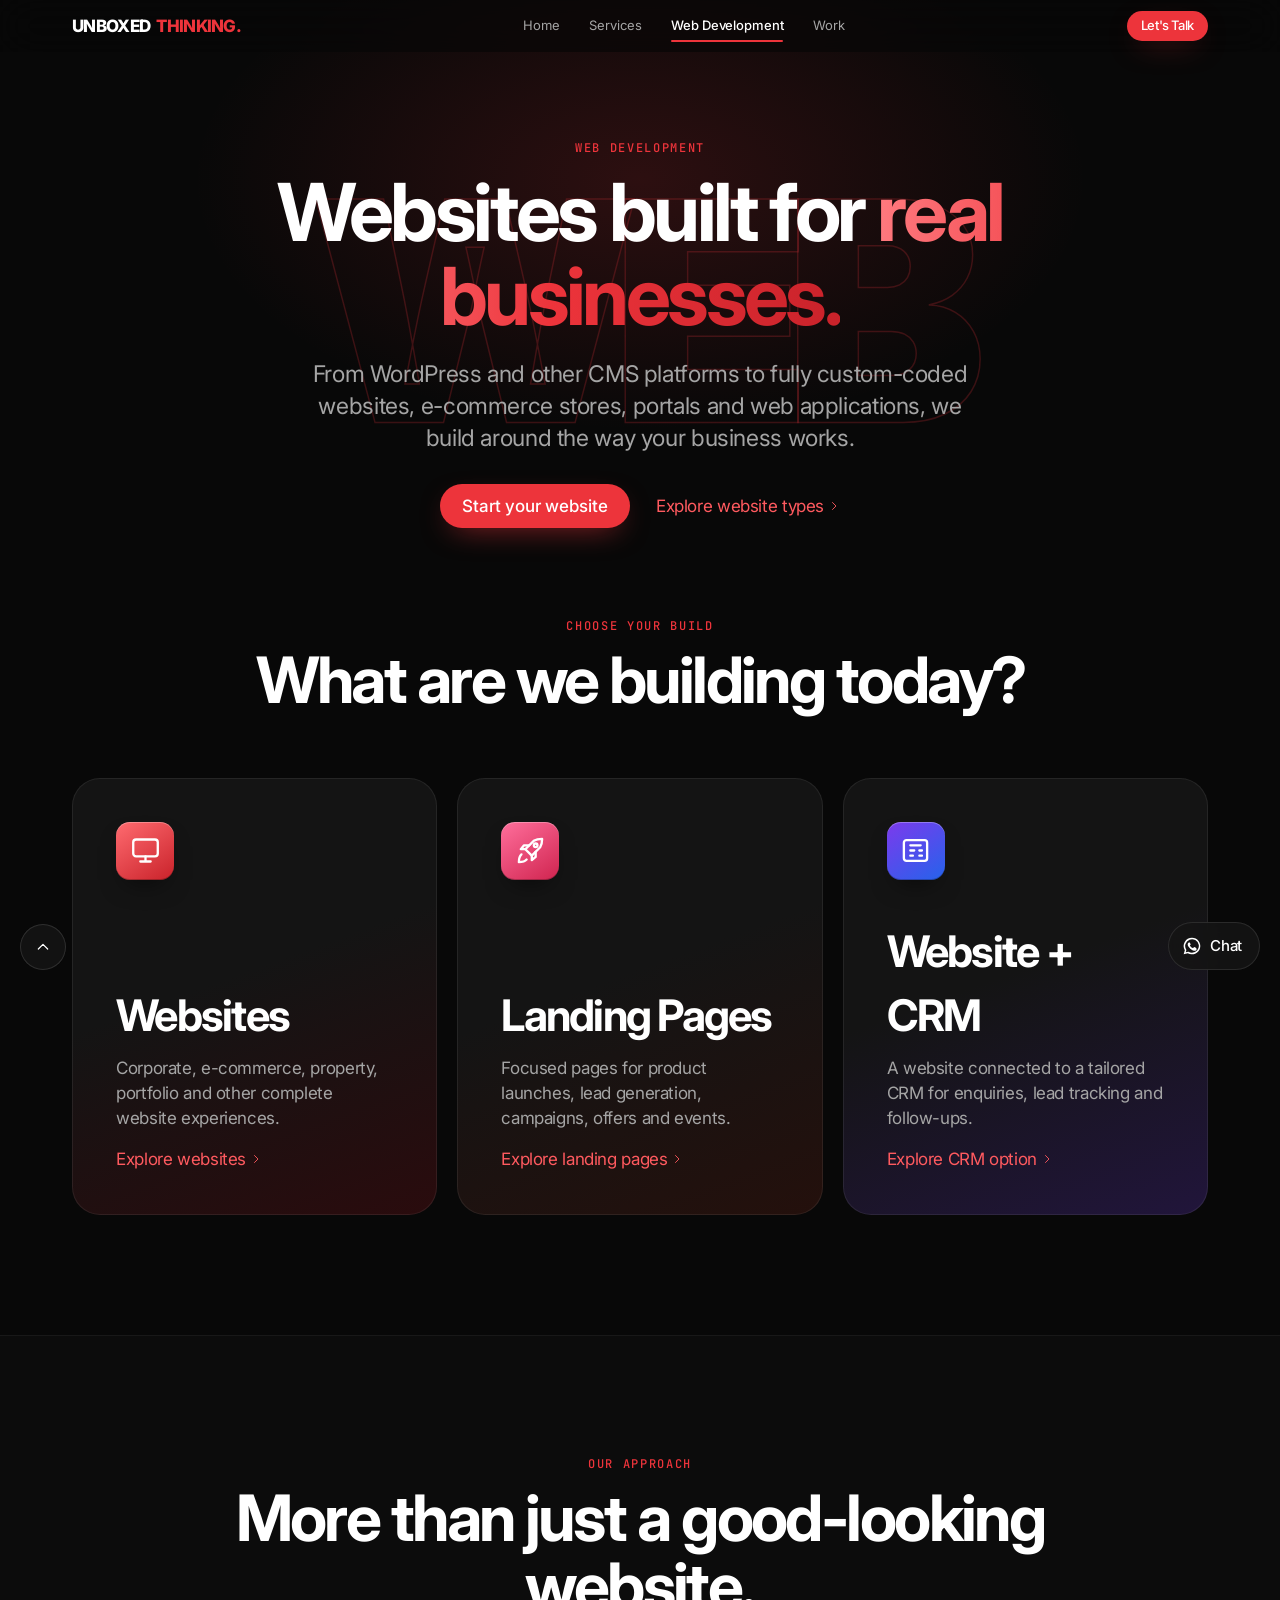
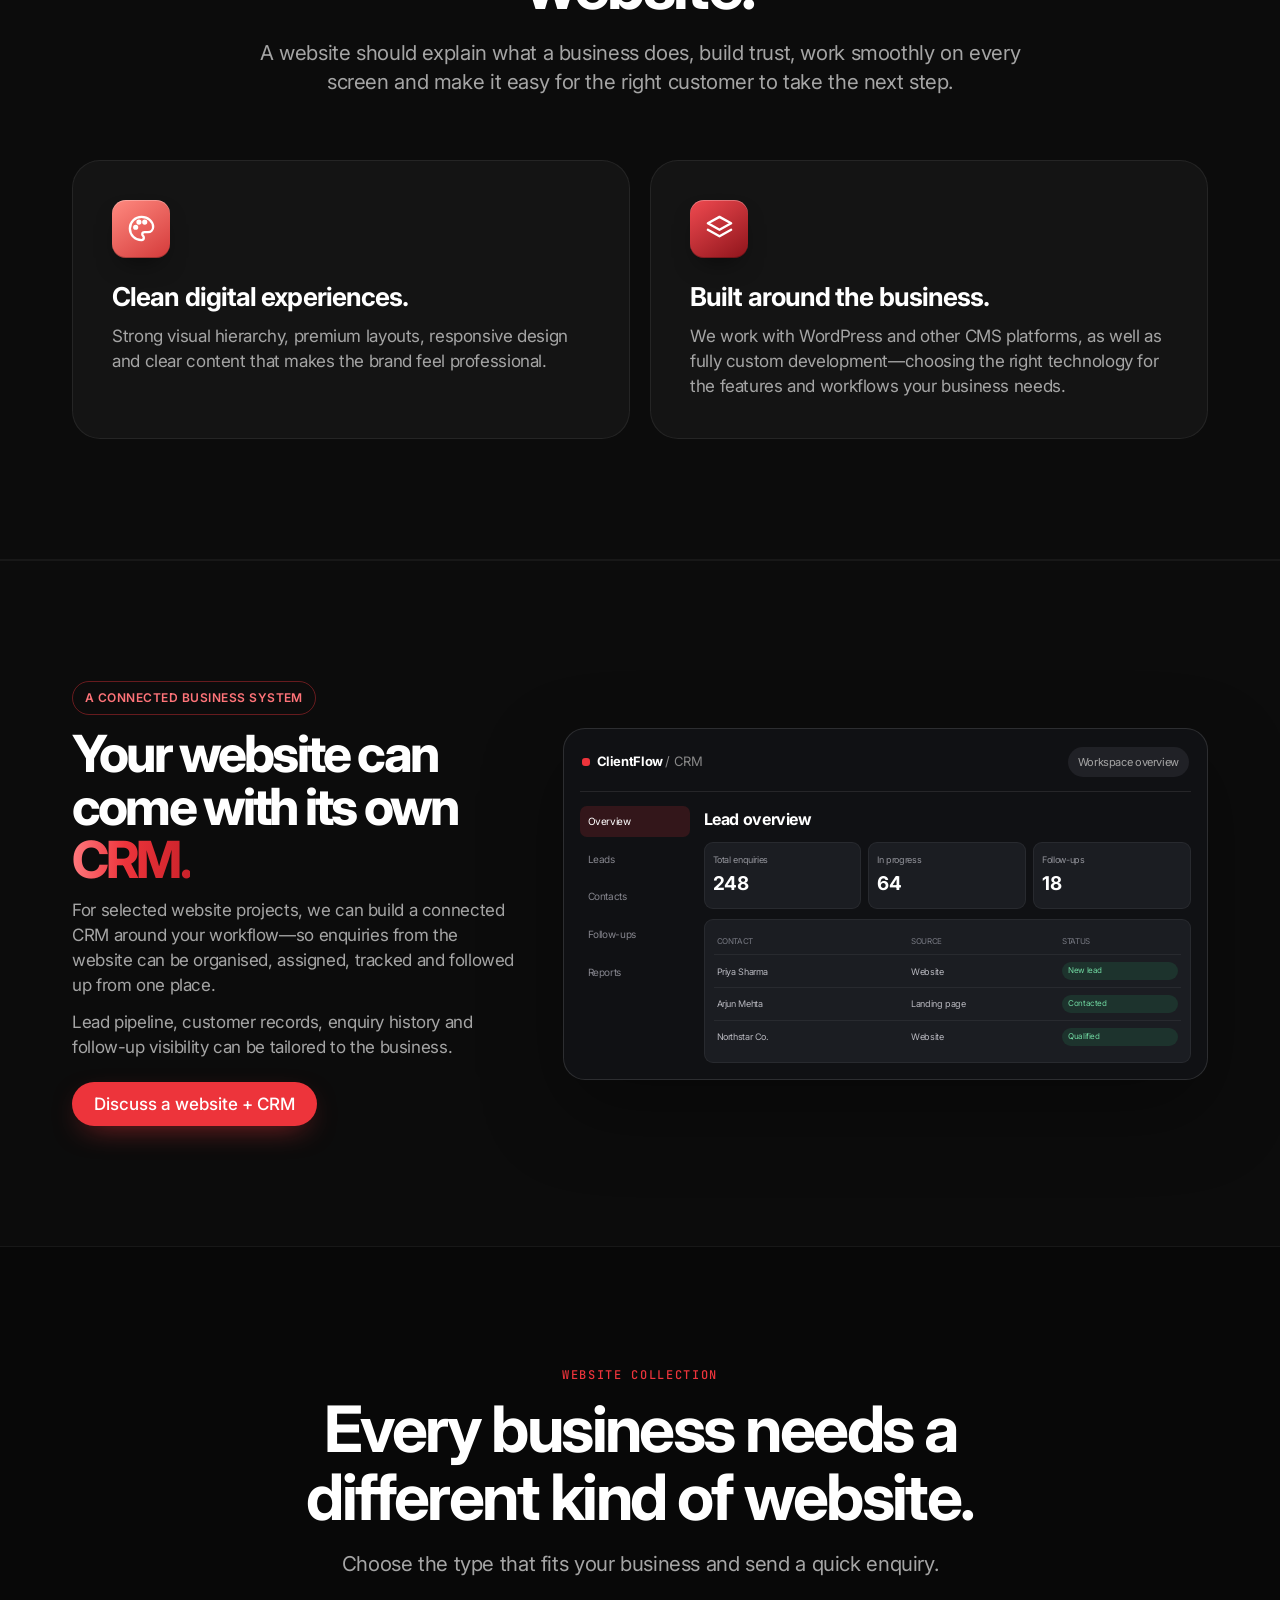
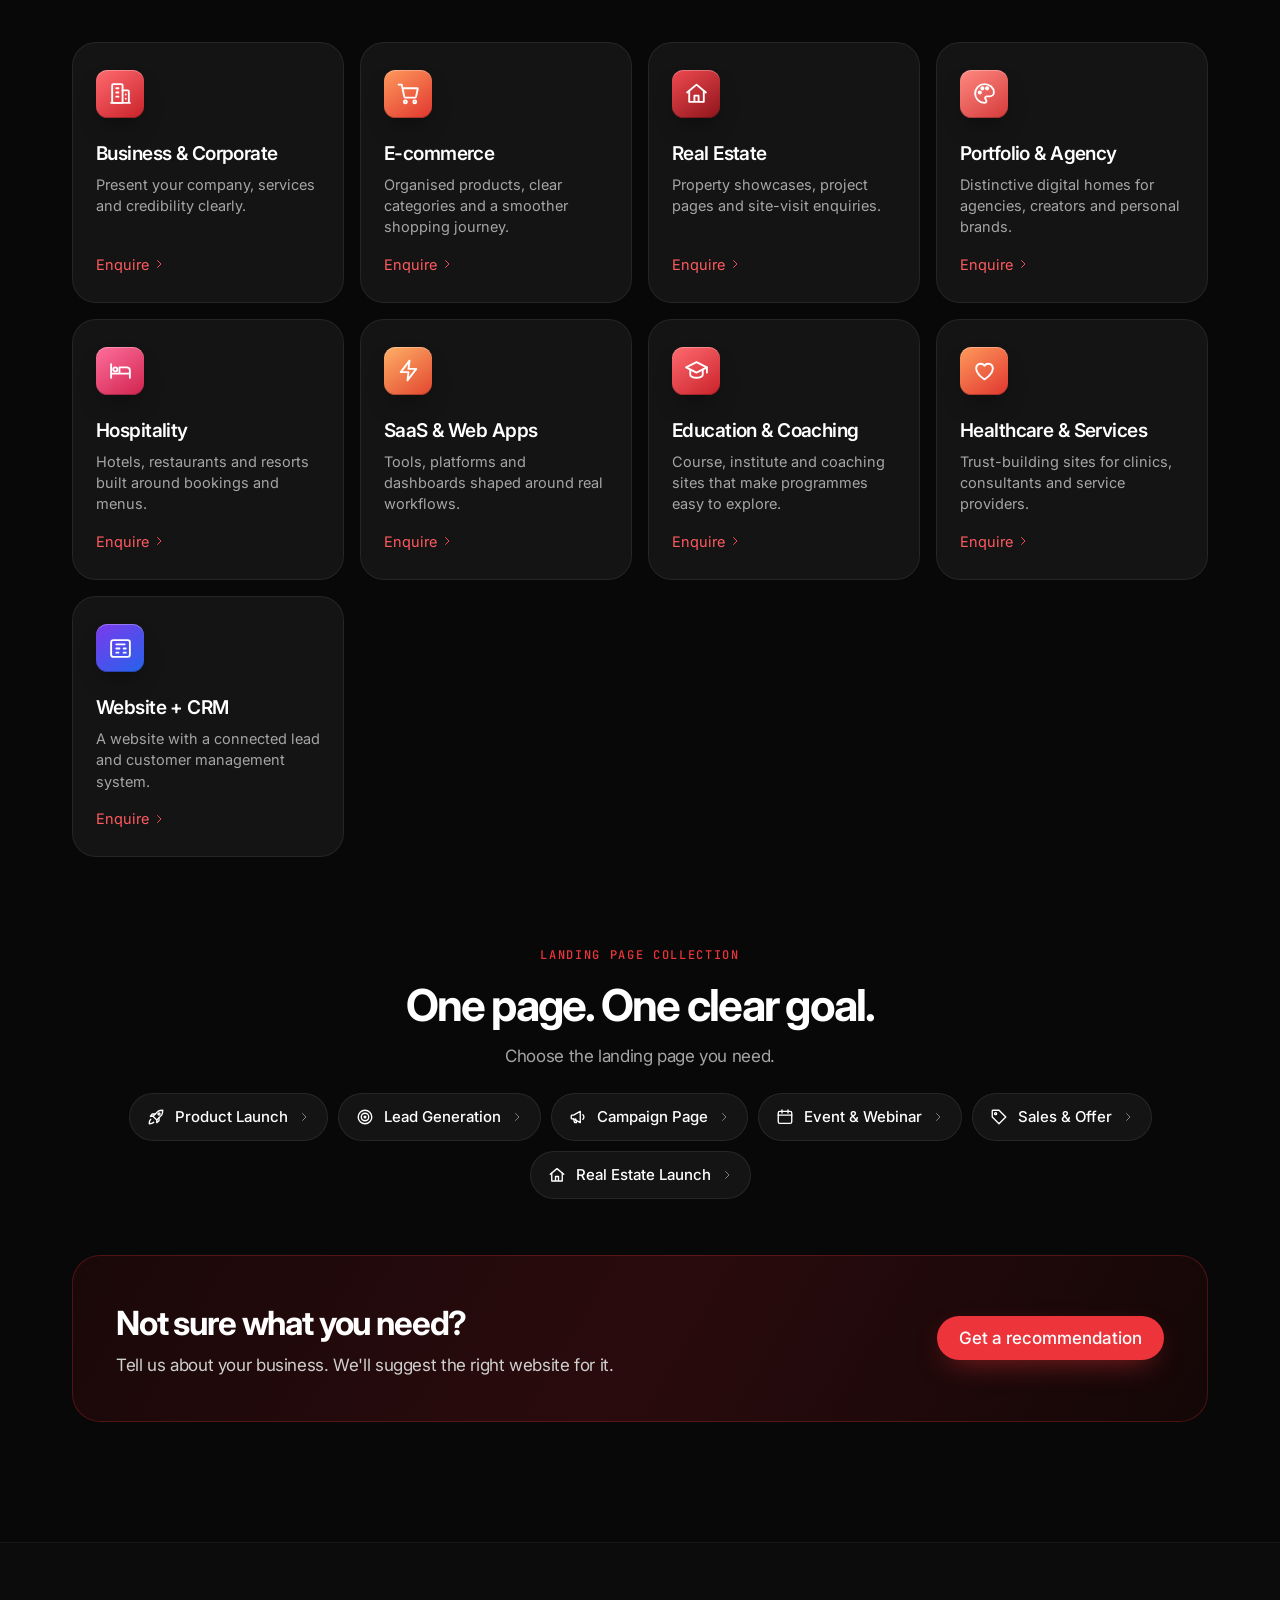
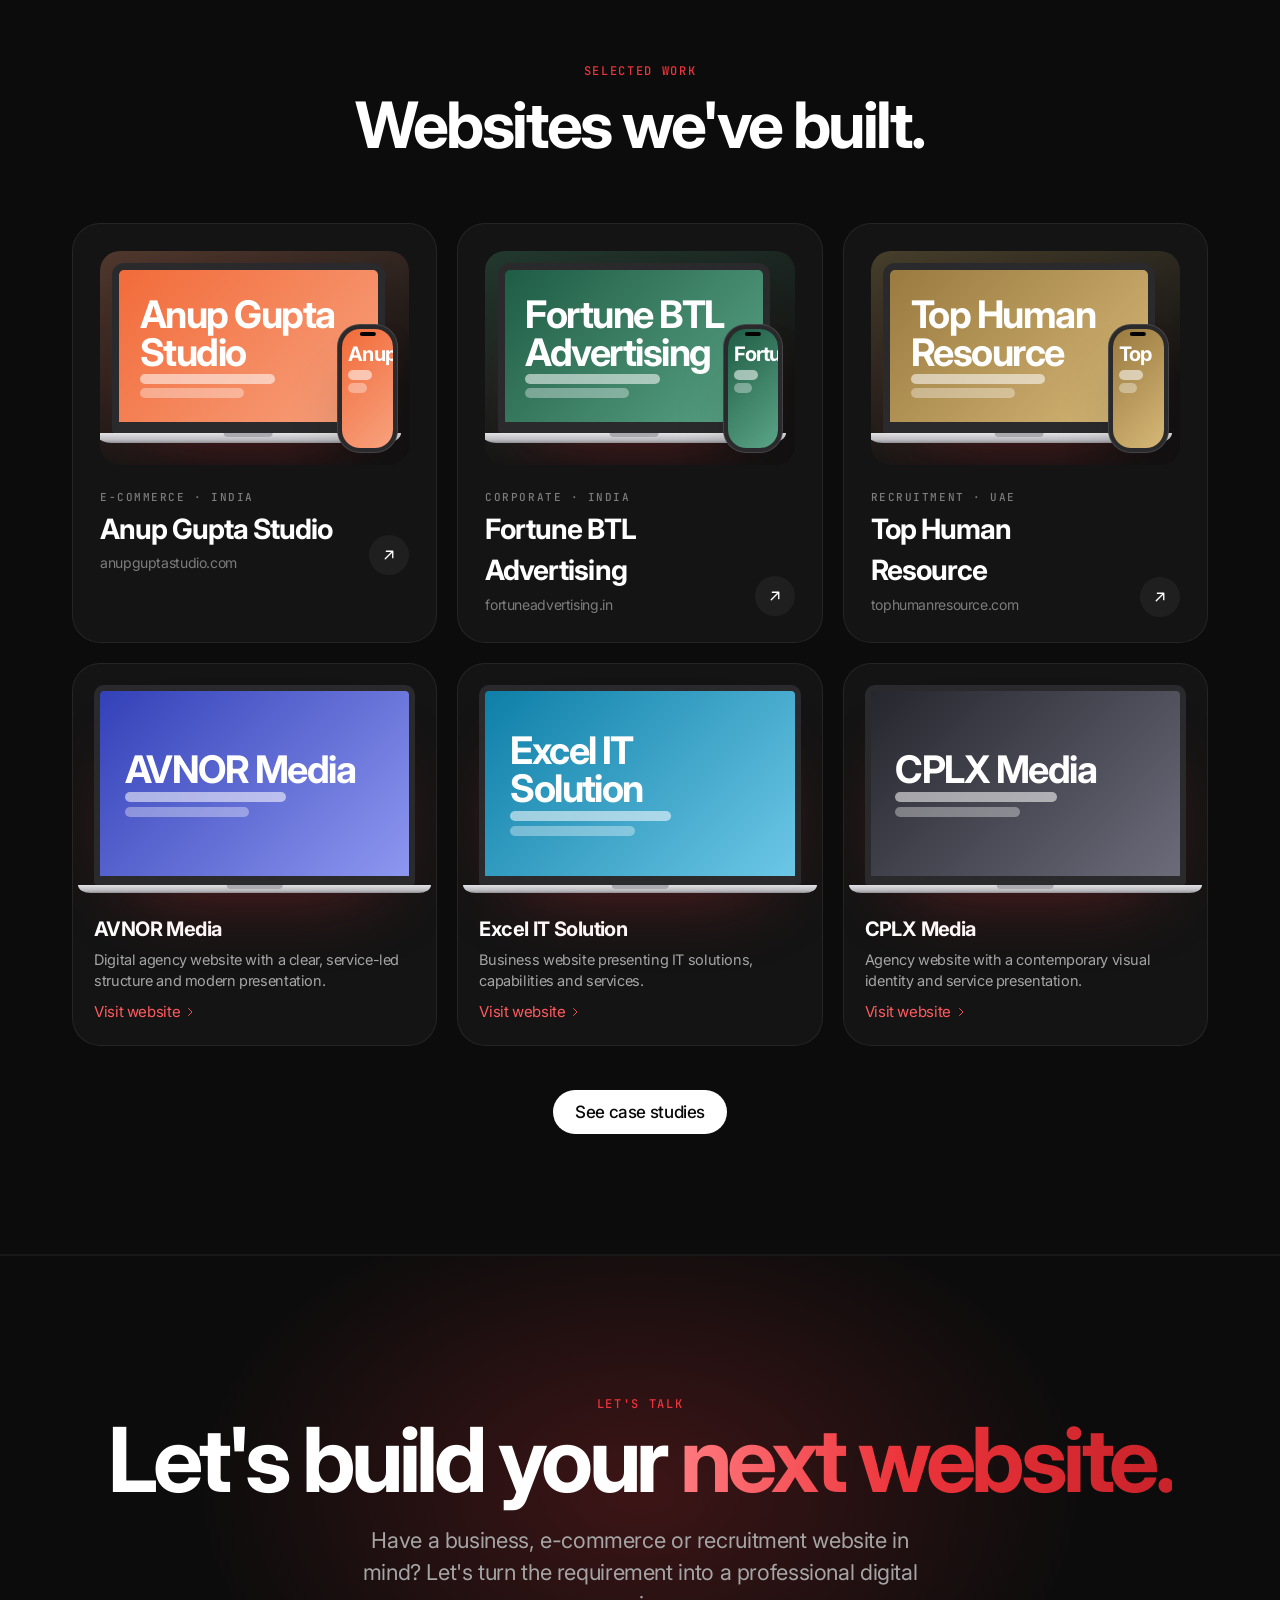
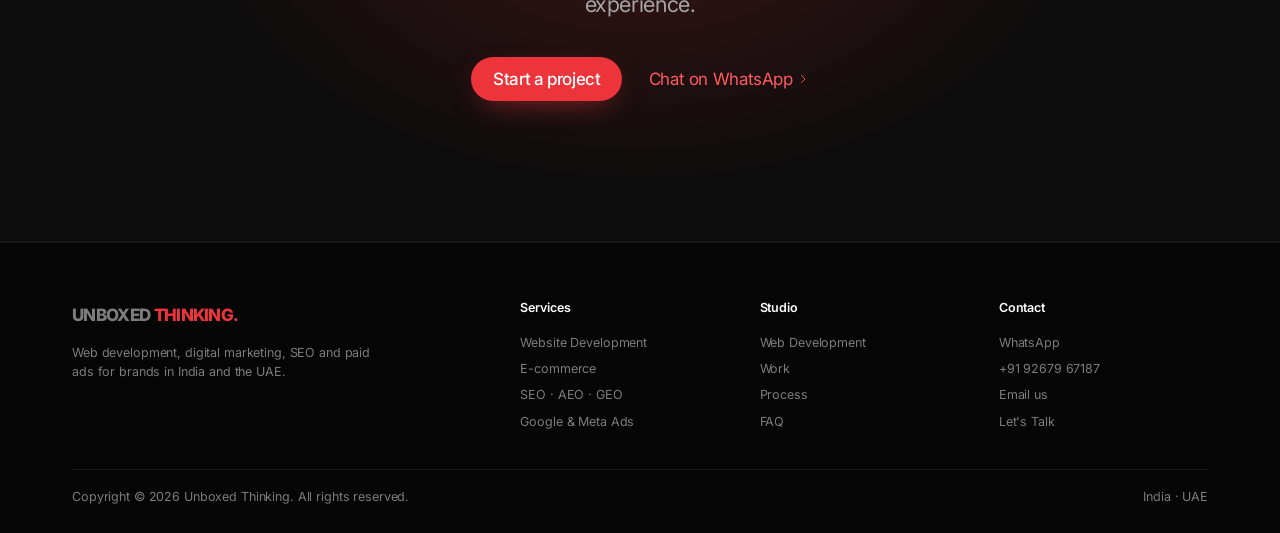
<file: landing-page-projects.html>
<!DOCTYPE html><html lang="en"><head><meta charset="UTF-8"><title>Unboxed Thinking</title><meta http-equiv="refresh" content="0; url=web-development.html#landing"><script>location.replace("web-development.html#landing")</script></head><body><a href="web-development.html#landing">Continue</a></body></html>
</file>
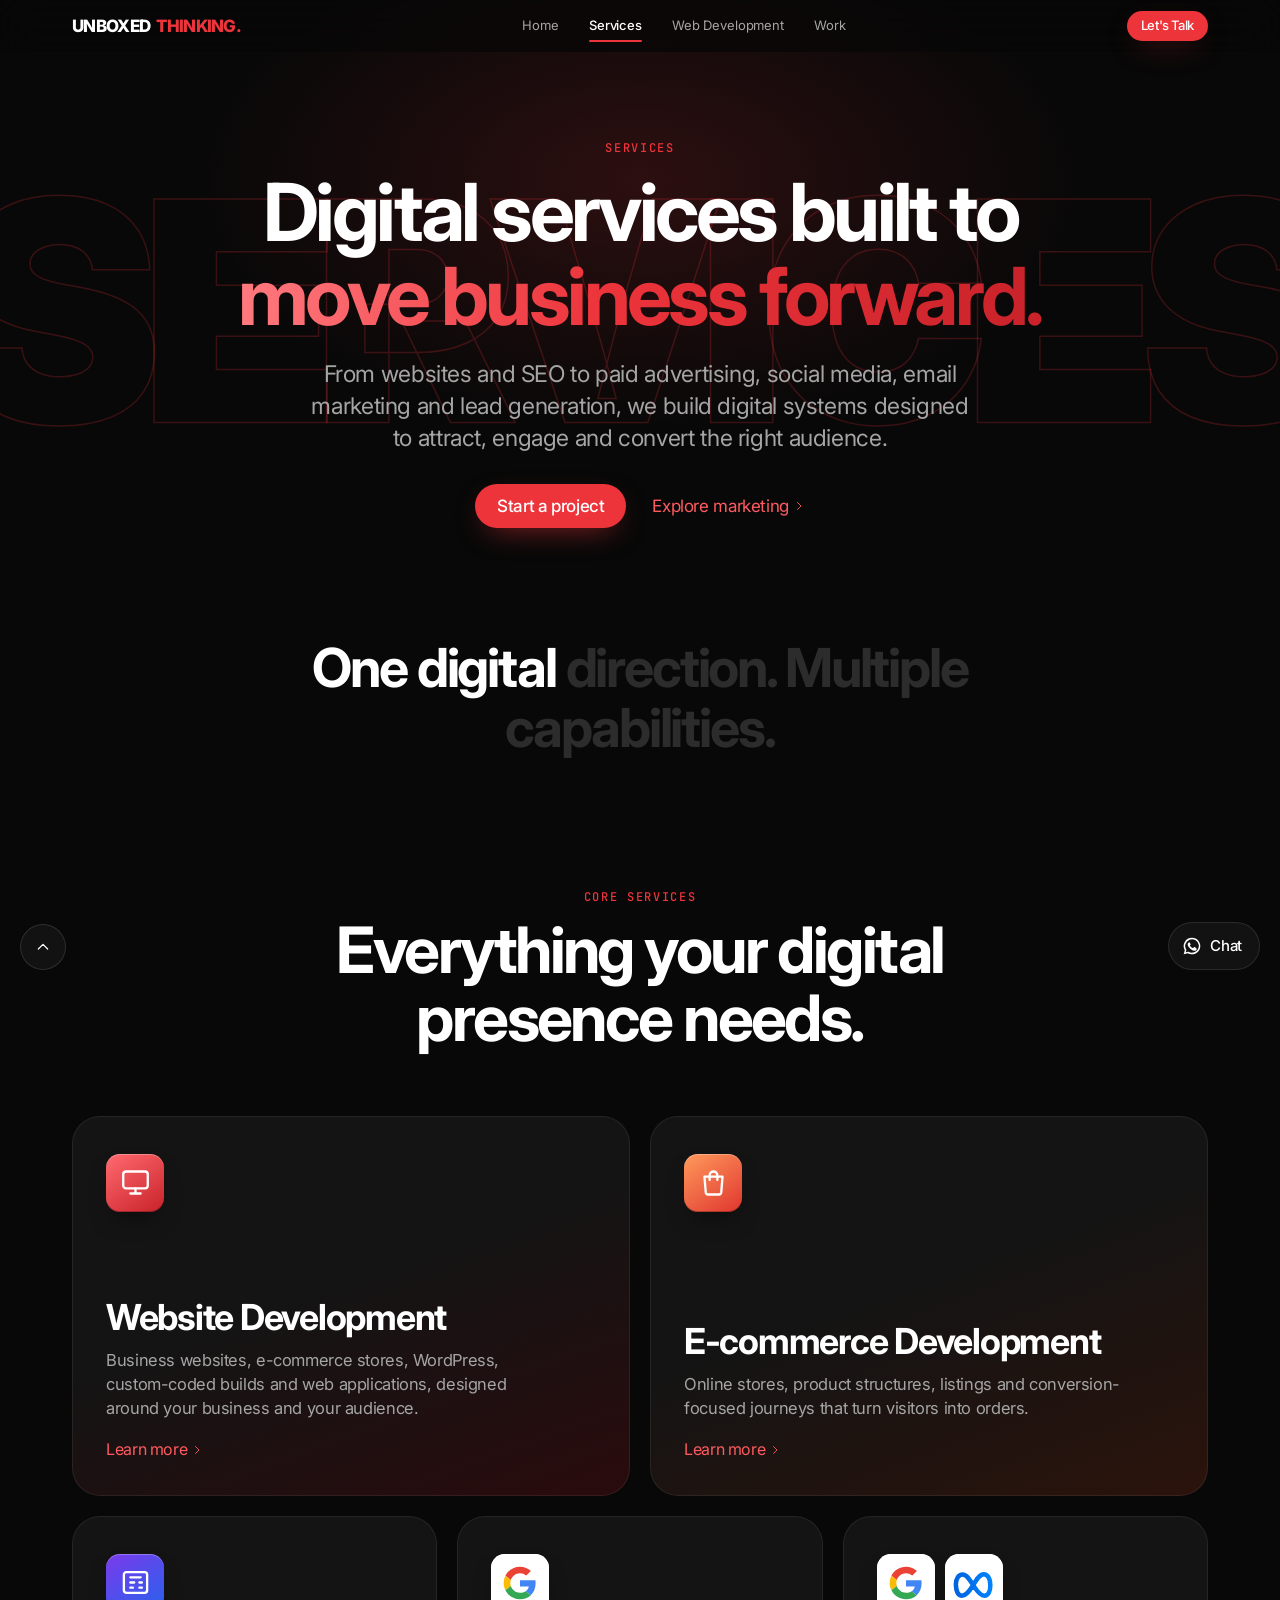
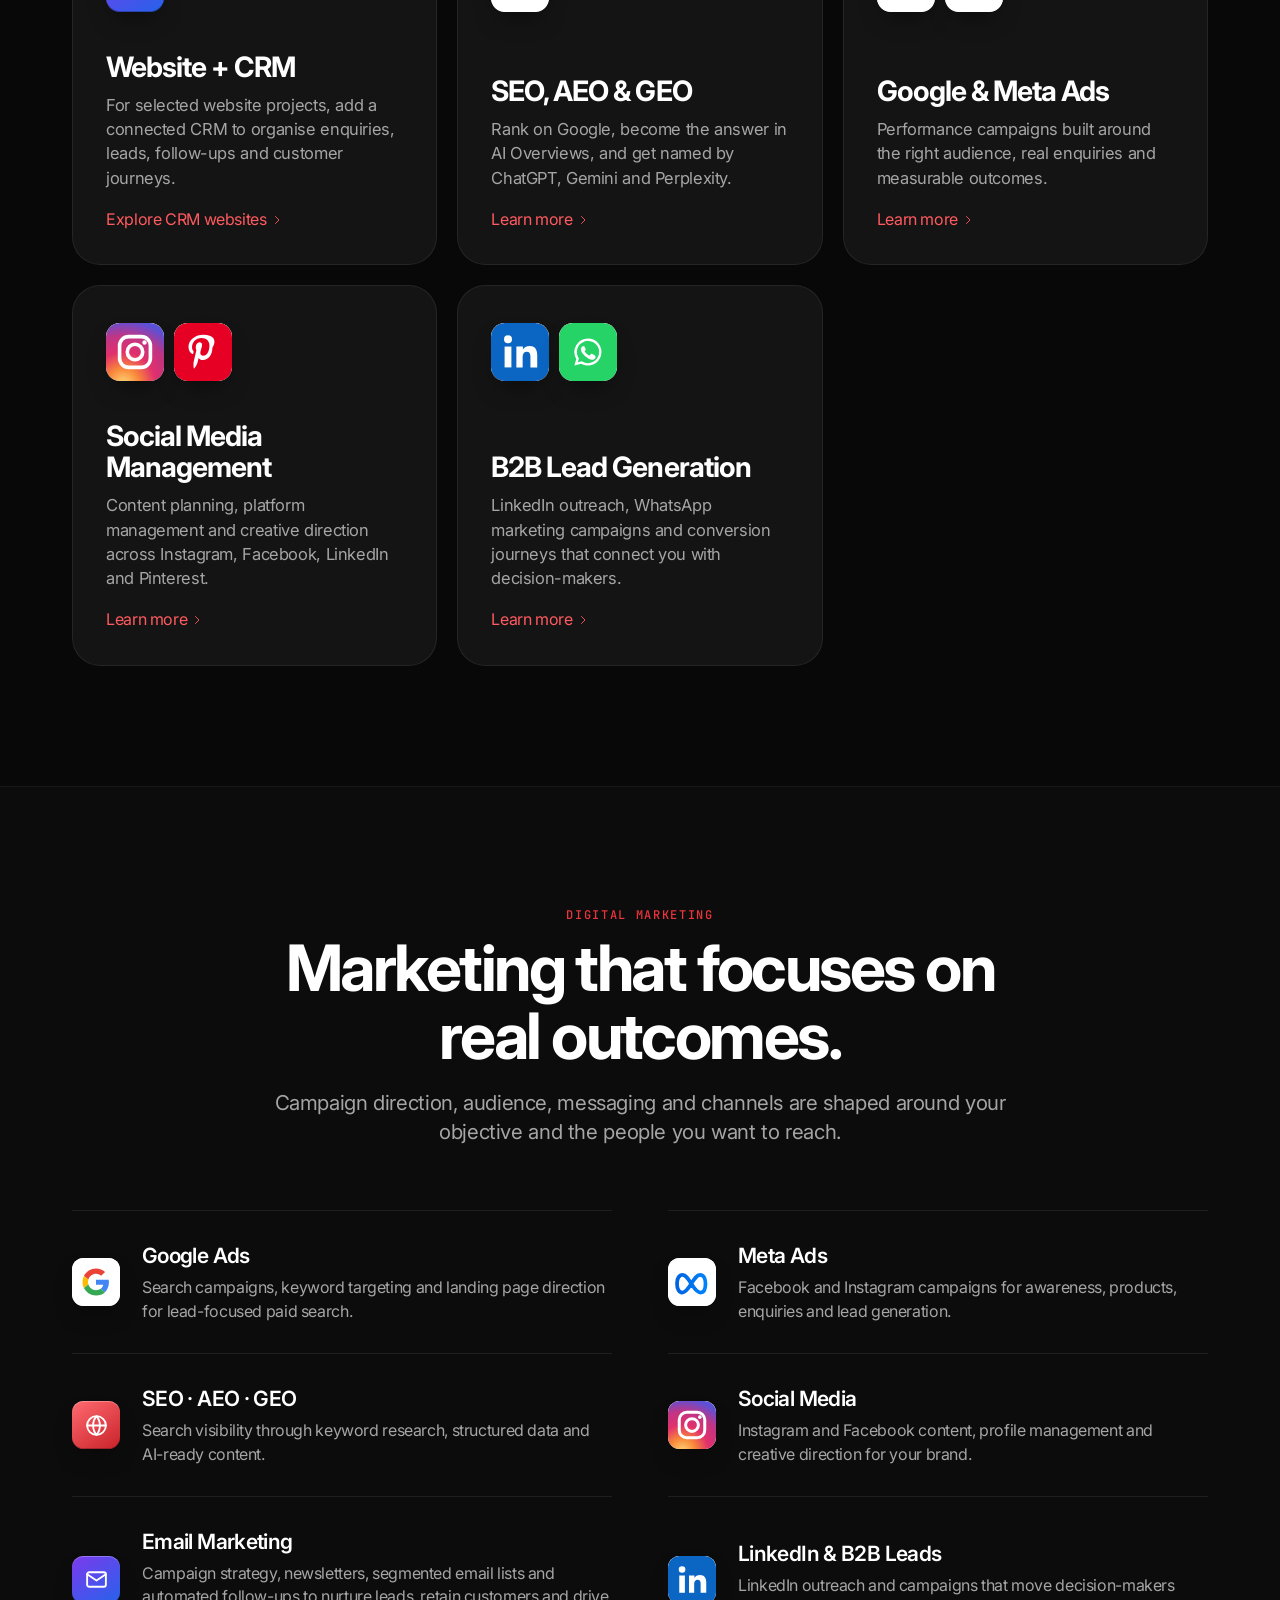
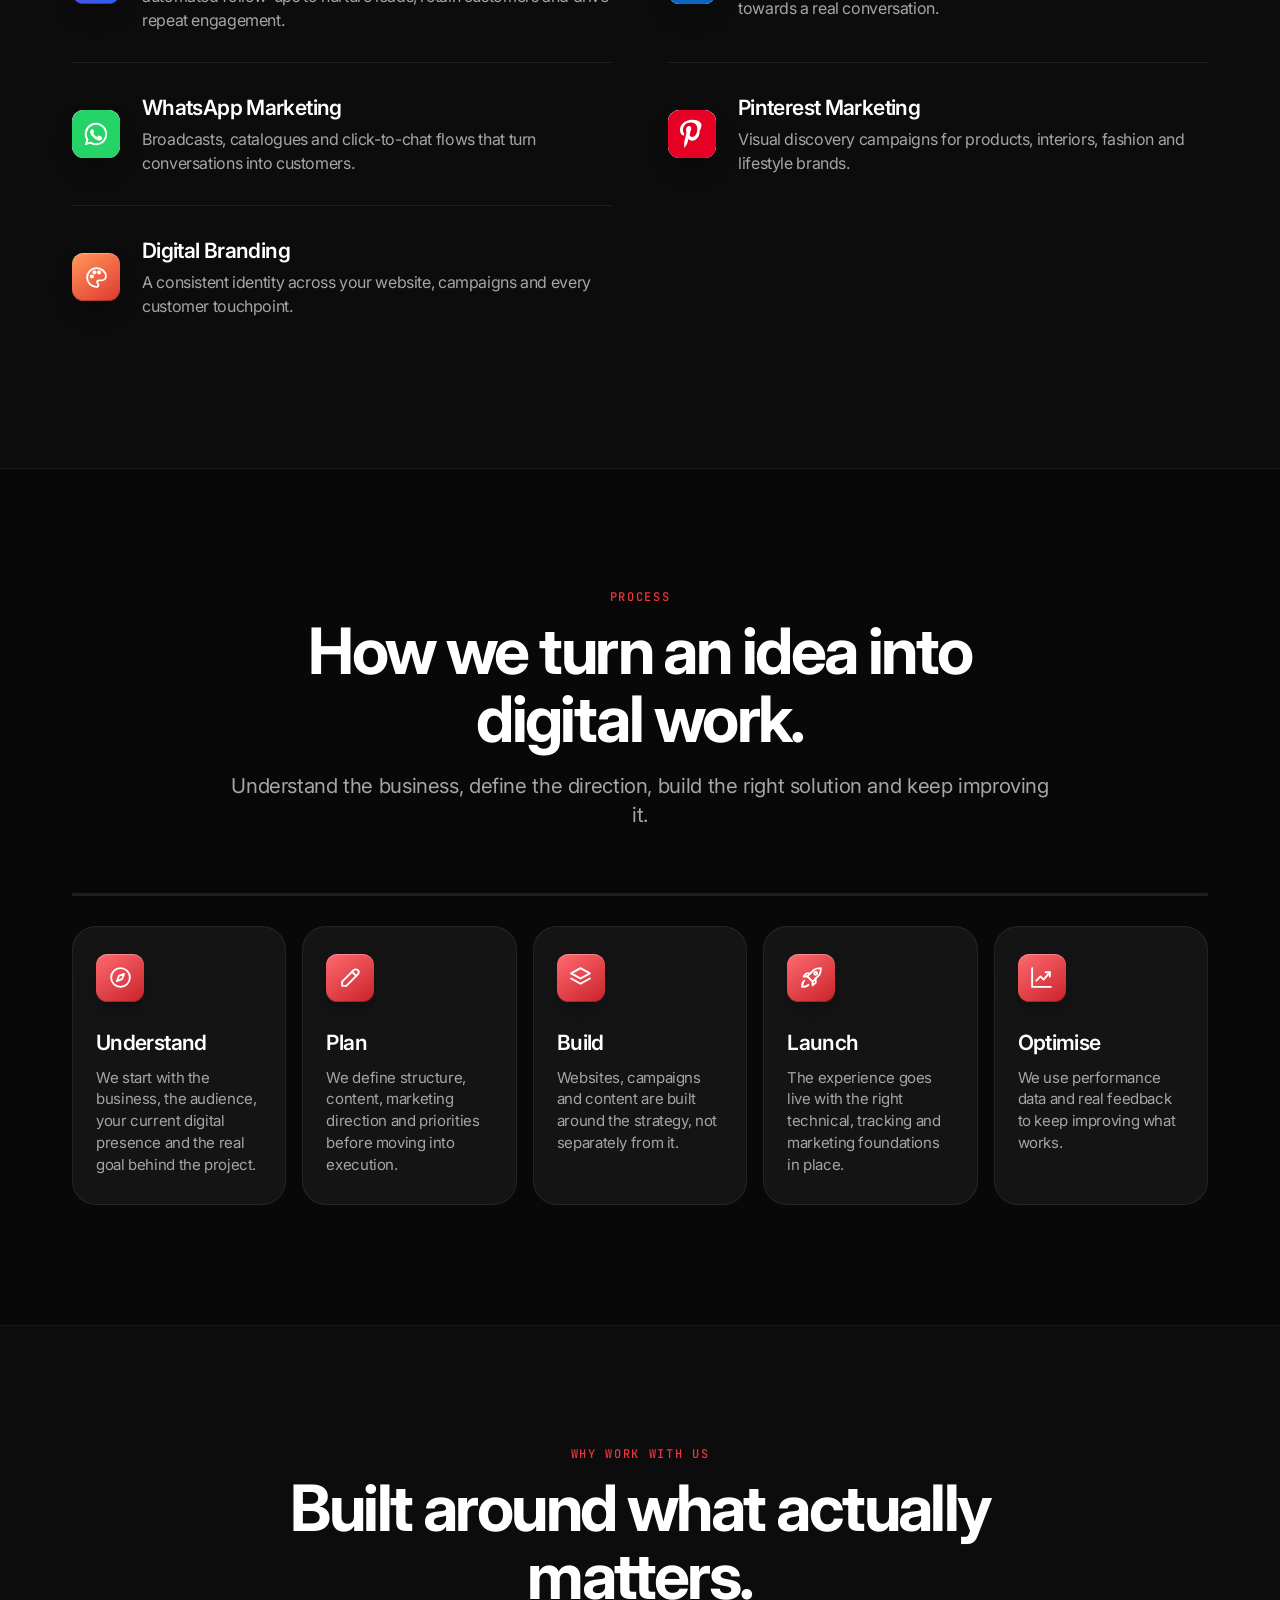
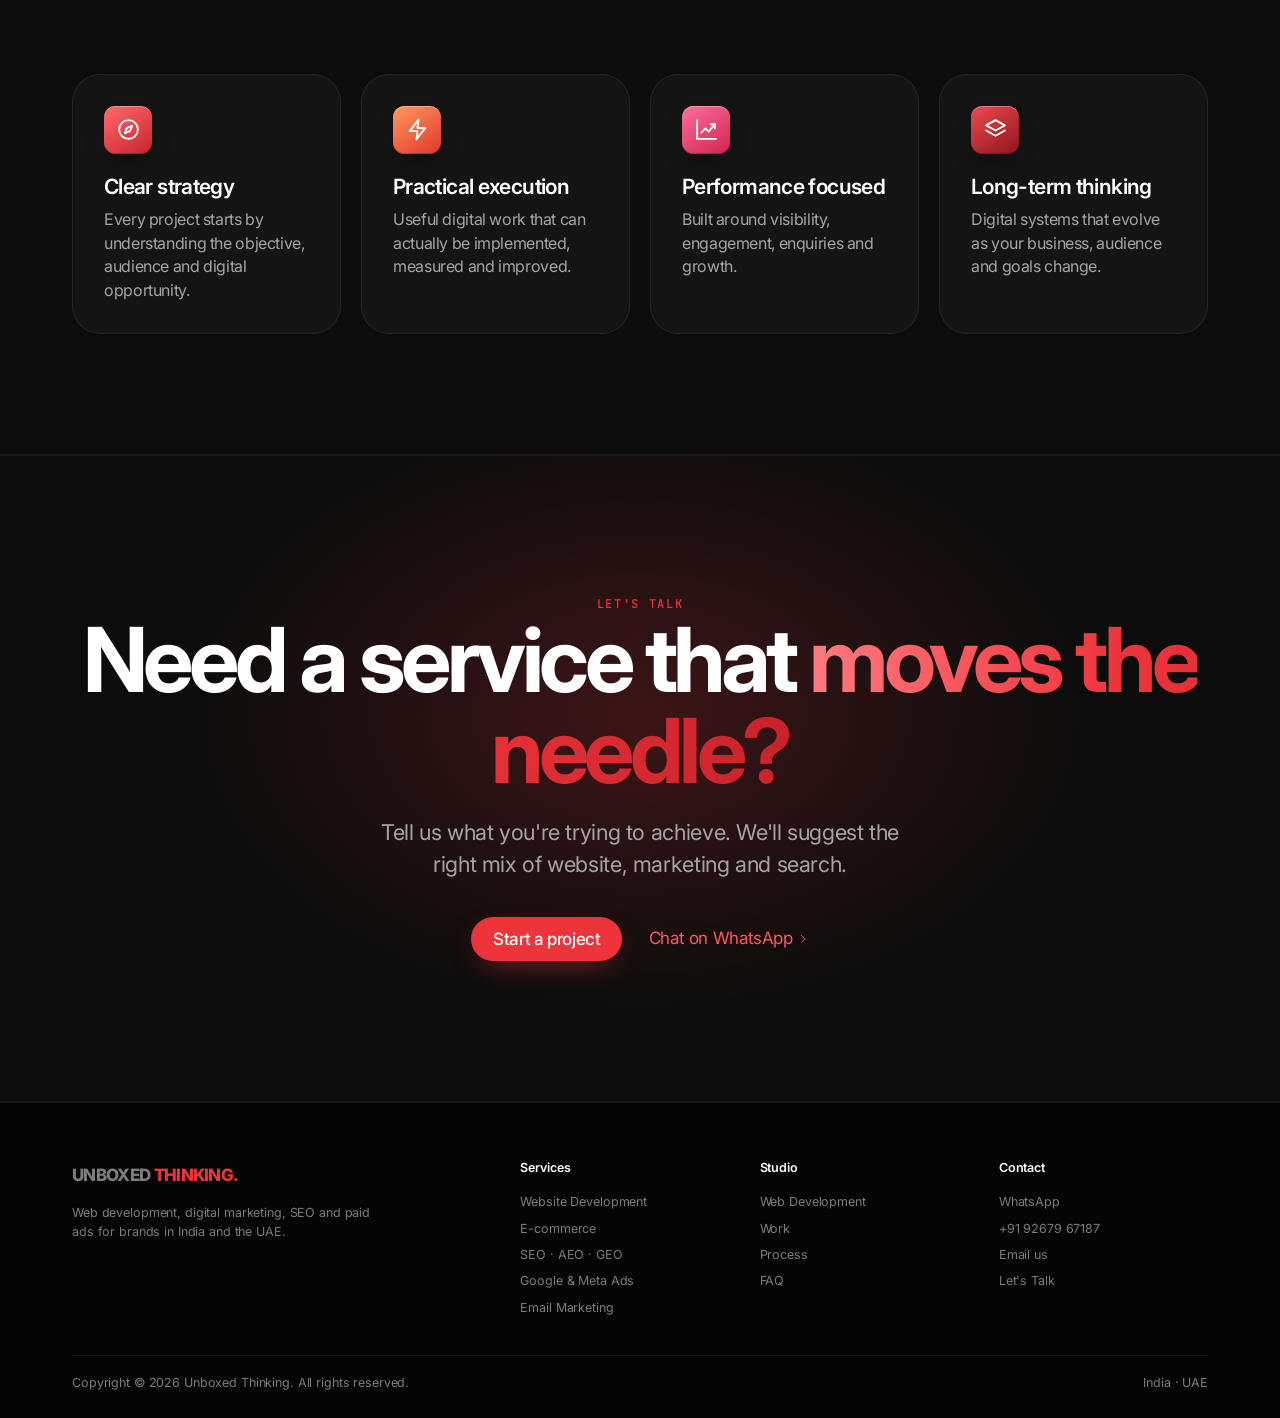
<file: services.html>
<!DOCTYPE html>
<html lang="en-IN">
<head>
<meta charset="UTF-8">
<meta name="viewport" content="width=device-width, initial-scale=1">
<title>Services — Unboxed Thinking</title>
<meta name="description" content="Website development, e-commerce, SEO, AEO, GEO, Google and Meta Ads, social media, email marketing and B2B lead generation.">
<meta name="theme-color" content="#080808">
<meta property="og:title" content="Services — Unboxed Thinking"><meta property="og:description" content="Website development, e-commerce, SEO, AEO, GEO, Google and Meta Ads, social media and B2B lead generation."><meta property="og:type" content="website">
<link rel="icon" href="favicon.svg" type="image/svg+xml">
<script>document.documentElement.classList.add("js");setTimeout(function(){if(!window.__ut)document.documentElement.classList.add("reveal-all")},2500)</script>
<link rel="preconnect" href="https://fonts.googleapis.com"><link rel="preconnect" href="https://fonts.gstatic.com" crossorigin>
<link href="https://fonts.googleapis.com/css2?family=Inter:opsz,wght@14..32,300..800&family=JetBrains+Mono:wght@400;500&display=swap" rel="stylesheet">
<style>

:root{
  --ink:#1d1d1f; --ink-2:#424245; --muted:#6e6e73; --faint:#86868b;
  --bg:#ffffff; --gray:#f5f5f7; --gray-2:#e8e8ed; --line:rgba(0,0,0,.08);
  --blue:#0071e3; --violet:#6E3BEF;
  --grad:linear-gradient(90deg,#7C3AED 0%,#4F46E5 40%,#2563EB 70%,#06B6D4 100%);
  --font:-apple-system,BlinkMacSystemFont,"SF Pro Display","SF Pro Text","Inter","Segoe UI",Roboto,"Helvetica Neue",sans-serif;
  --ease:cubic-bezier(.25,.1,.25,1); --ease-out:cubic-bezier(.16,1,.3,1);
  --r:28px; --w:1180px;
}
*{margin:0;padding:0;box-sizing:border-box}
html{scroll-behavior:smooth;-webkit-text-size-adjust:100%;overflow-x:clip}
body{font-family:var(--font);font-optical-sizing:auto;color:var(--ink);background:var(--bg);font-size:17px;line-height:1.47;letter-spacing:-.022em;-webkit-font-smoothing:antialiased;-moz-osx-font-smoothing:grayscale;font-feature-settings:"cv11","ss01"}
a{color:inherit;text-decoration:none}
img,svg{display:block}
button{font:inherit;color:inherit;background:none;border:0;cursor:pointer}
::selection{background:rgba(110,59,239,.18)}
:focus-visible{outline:2px solid var(--blue);outline-offset:3px;border-radius:8px}
.wrap{max-width:var(--w);margin:0 auto;padding-inline:22px}
.ico{width:28px;height:28px}
.ico.md{width:36px;height:36px}
.ico.lg{width:44px;height:44px}
.ic-s{width:18px;height:18px}
.ch{width:12px;height:12px;display:inline-block;vertical-align:-1px;transition:transform .3s var(--ease)}
.grad-t{background:var(--grad);-webkit-background-clip:text;background-clip:text;color:transparent}

/* reveal: content is always visible without JS; animates only when JS is running */
.js .rv{opacity:0;transform:translateY(24px);transition:opacity .9s var(--ease-out),transform .9s var(--ease-out);transition-delay:calc(var(--d,0)*1ms)}
.js .rv.in,.js.reveal-all .rv{opacity:1;transform:none}

/* ===== nav ===== */
.nav{position:fixed;top:0;left:0;right:0;z-index:100;height:52px;background:rgba(255,255,255,.72);backdrop-filter:saturate(180%) blur(20px);-webkit-backdrop-filter:saturate(180%) blur(20px);transition:box-shadow .3s}
.nav.sh{box-shadow:0 1px 0 var(--line)}
.nav-in{height:100%;display:flex;align-items:center;justify-content:space-between;gap:20px}
.logo{display:flex;align-items:center;gap:9px;font-weight:600;font-size:17px;letter-spacing:-.03em}
.logo svg{width:26px;height:26px}
.links{display:flex;gap:30px;font-size:13px;color:var(--ink-2);letter-spacing:-.01em}
.links a{transition:color .2s}
.links a:hover{color:var(--ink)}
.pill{display:inline-flex;align-items:center;justify-content:center;gap:6px;white-space:nowrap;border-radius:980px;font-weight:500;transition:background .25s,transform .25s var(--ease),box-shadow .25s}
.pill.sm{height:30px;padding:0 14px;font-size:13px}
.pill.md{height:44px;padding:0 22px;font-size:17px}
.pill.blue{background:var(--blue);color:#fff}
.pill.blue:hover{background:#0077ed}
.pill.dark{background:var(--ink);color:#fff}
.pill.dark:hover{background:#000}
.pill.ghost{color:var(--blue);box-shadow:inset 0 0 0 1px var(--blue)}
.pill.ghost:hover{background:var(--blue);color:#fff}
.pill:active{transform:scale(.97)}
.tlink{color:var(--blue);font-size:17px;display:inline-flex;align-items:center;gap:4px}
.tlink:hover{text-decoration:underline}
.tlink:hover .ch,.more:hover .ch,.enq:hover .ch{transform:translateX(3px)}
.burger{display:none;width:40px;height:40px;position:relative}
.burger i{position:absolute;left:12px;right:12px;height:1.5px;background:var(--ink);transition:transform .35s var(--ease-out)}
.burger i:first-child{top:16px}.burger i:last-child{top:23px}
body.mo .burger i:first-child{transform:translateY(3.5px) rotate(45deg)}
body.mo .burger i:last-child{transform:translateY(-3.5px) rotate(-45deg)}
.mmenu{position:fixed;top:52px;left:0;right:0;bottom:0;z-index:99;background:rgba(255,255,255,.97);backdrop-filter:blur(20px);padding:30px 34px;opacity:0;visibility:hidden;transform:translateY(-10px);transition:opacity .35s,transform .35s var(--ease-out),visibility .35s}
body.mo .mmenu{opacity:1;visibility:visible;transform:none}
.mmenu a{display:block;font-size:28px;font-weight:600;letter-spacing:-.03em;padding:10px 0}
@media (max-width:860px){.links,.nav .pill.sm{display:none}.burger{display:block}}

/* ===== hero ===== */
.hero{padding-top:130px;text-align:center;overflow:hidden}
.eyebrow{display:block;font-size:14px;font-weight:600;letter-spacing:-.01em;color:var(--violet)}
.hero .eyebrow{font-size:17px;margin-bottom:14px}
.hero h1{font-size:clamp(44px,7vw,88px);line-height:1.04;font-weight:700;letter-spacing:-.045em;max-width:15ch;margin:0 auto}
.hero p.lead{font-size:clamp(19px,1.9vw,24px);line-height:1.38;color:var(--muted);max-width:640px;margin:22px auto 0;letter-spacing:-.02em;font-weight:400}
.hero-ctas{display:flex;justify-content:center;align-items:center;gap:26px;margin-top:32px;flex-wrap:wrap}
.stage{position:relative;max-width:1080px;margin:64px auto 0;padding:0 22px;transform-origin:50% 0;will-change:transform;animation:stIn 1.4s var(--ease-out) .35s both}
@keyframes stIn{from{opacity:0;translate:0 60px}}
.mac{position:relative}
.mac-scr{position:relative;aspect-ratio:16/10;background:#000;border-radius:18px 18px 4px 4px;border:clamp(6px,1vw,12px) solid #1d1d1f;border-bottom-width:clamp(10px,1.6vw,20px);overflow:hidden;box-shadow:0 0 0 1px #3a3a3c inset}
.mac-scr img,.iph-scr img{position:absolute;inset:0;width:100%;height:100%;object-fit:cover;object-position:top;z-index:2}
.mac-base{height:clamp(10px,1.4vw,18px);margin:0 -7%;background:linear-gradient(#e3e3e6,#b9b9be 70%,#8e8e93);border-radius:0 0 22px 22px/0 0 14px 14px;position:relative}
.mac-base::before{content:"";position:absolute;left:50%;top:0;width:16%;height:40%;transform:translateX(-50%);background:#a9a9ae;border-radius:0 0 10px 10px}
.iph{position:absolute;right:1%;bottom:-3%;width:15.5%;z-index:3}
.iph-scr{position:relative;aspect-ratio:9/19.5;background:#000;border-radius:clamp(22px,3.6vw,46px);border:clamp(4px,.7vw,8px) solid #1d1d1f;overflow:hidden;box-shadow:0 30px 60px -20px rgba(0,0,0,.45),0 0 0 1px #48484a}
.iph-scr::before{content:"";position:absolute;top:2.4%;left:50%;width:32%;height:3.4%;transform:translateX(-50%);background:#000;border-radius:20px;z-index:4}
.fb{position:absolute;inset:0;background:linear-gradient(135deg,var(--c1,#6E3BEF),var(--c2,#2563EB));padding:7% 8%;color:#fff;display:flex;flex-direction:column;justify-content:center;gap:3%}
.fb b{font-size:clamp(16px,3vw,38px);font-weight:700;letter-spacing:-.04em;line-height:1}
.fb i{display:block;height:clamp(5px,.8vw,10px);width:62%;border-radius:6px;background:rgba(255,255,255,.55)}
.fb i+i{width:48%;background:rgba(255,255,255,.35)}
.fb.s{padding:30% 12% 0;justify-content:flex-start}
.fb.s b{font-size:clamp(11px,1.6vw,20px);margin-bottom:8%}
.stage-glow{position:absolute;left:10%;right:10%;bottom:-8%;height:30%;background:radial-gradient(closest-side,rgba(110,59,239,.18),transparent);filter:blur(30px);z-index:-1}

/* trust row */
.trust{padding:90px 0 30px;text-align:center}
.trust p{font-size:14px;color:var(--faint);font-weight:500}
.marq{margin-top:22px;overflow:hidden;-webkit-mask-image:linear-gradient(90deg,transparent,#000 10%,#000 90%,transparent);mask-image:linear-gradient(90deg,transparent,#000 10%,#000 90%,transparent)}
.marq-t{display:flex;gap:64px;width:max-content;animation:mq 42s linear infinite}
.marq-t span{font-size:22px;font-weight:600;letter-spacing:-.035em;color:#a1a1a6;white-space:nowrap}
@keyframes mq{to{transform:translateX(-50%)}}

/* sections */
.sec{padding:120px 0}
.sec.gray{background:var(--gray)}
.head{text-align:center;max-width:820px;margin:0 auto 64px}
.head h2{font-size:clamp(38px,5.2vw,64px);font-weight:700;letter-spacing:-.04em;line-height:1.06;margin-top:10px}
.head p{font-size:clamp(18px,1.6vw,21px);color:var(--muted);margin-top:18px;line-height:1.42}
.head.left{text-align:left;margin-left:0}

/* highlights */
.hl{display:grid;grid-template-columns:repeat(3,1fr);gap:20px}
.hl .tile{padding:34px}
.hl h3{font-size:21px;font-weight:600;letter-spacing:-.03em;margin:18px 0 6px}
.hl p{color:var(--muted);font-size:16px}
@media (max-width:860px){.hl{grid-template-columns:1fr}}

/* tiles */
.tile{background:var(--gray);border-radius:var(--r);transition:transform .5s var(--ease-out),box-shadow .5s var(--ease-out)}
.gray .tile{background:#fff}
.tile:hover{transform:scale(1.012);box-shadow:0 20px 50px -24px rgba(0,0,0,.18)}

/* services bento */
.bento{display:grid;grid-template-columns:repeat(6,1fr);gap:20px}
.svc{grid-column:span 2;padding:38px 34px 34px;display:flex;flex-direction:column;min-height:320px}
.svc.big{grid-column:span 3;min-height:380px}
.svc h3{font-size:clamp(24px,2.2vw,30px);font-weight:700;letter-spacing:-.035em;line-height:1.1;margin-top:auto;padding-top:40px}
.svc.big h3{font-size:clamp(28px,2.8vw,40px)}
.svc p{color:var(--muted);margin-top:10px;font-size:16.5px;max-width:44ch}
.more{color:var(--blue);font-size:16px;margin-top:18px;display:inline-flex;align-items:center;gap:4px}
.svc.big{background:linear-gradient(160deg,#f5f5f7 40%,#ece9fb)}
.svc.big:nth-child(2){background:linear-gradient(160deg,#f5f5f7 40%,#fdeee6)}
@media (max-width:980px){.svc,.svc.big{grid-column:span 3}}
@media (max-width:640px){.svc,.svc.big{grid-column:span 6;min-height:260px}}

/* process */
.steps{list-style:none;display:grid;grid-template-columns:repeat(5,1fr);gap:16px;counter-reset:s}
.step{background:#fff;border-radius:24px;padding:28px 24px 30px;position:relative;transition:transform .5s var(--ease-out),box-shadow .5s}
.step:hover{transform:translateY(-6px);box-shadow:0 24px 50px -28px rgba(0,0,0,.25)}
.step-n{position:absolute;top:22px;right:24px;font-size:13px;font-weight:600;color:var(--faint)}
.step h3{font-size:21px;font-weight:600;letter-spacing:-.03em;margin:26px 0 8px}
.step p{font-size:15px;color:var(--muted);line-height:1.45}
.track{height:3px;border-radius:3px;background:var(--gray-2);margin:0 0 30px;overflow:hidden}
.track i{display:block;height:100%;background:var(--grad);transform-origin:left;transform:scaleX(0)}
@media (max-width:980px){.steps{grid-template-columns:none;grid-auto-flow:column;grid-auto-columns:78%;overflow-x:auto;scroll-snap-type:x mandatory;padding-bottom:10px;-webkit-overflow-scrolling:touch}.step{scroll-snap-align:start}}

/* marketing */
.mk{display:grid;grid-template-columns:repeat(2,1fr);gap:0 56px}
.chan{display:flex;gap:22px;align-items:flex-start;padding:30px 0;border-top:1px solid var(--line)}
.chan h3{font-size:21px;font-weight:600;letter-spacing:-.03em}
.chan p{color:var(--muted);font-size:16px;margin-top:4px}
@media (max-width:760px){.mk{grid-template-columns:1fr}}

/* web dev */
.wd-hero{display:grid;grid-template-columns:1.1fr 1fr;gap:60px;align-items:center;margin-bottom:80px}
.wd-hero h2{font-size:clamp(38px,5vw,60px);font-weight:700;letter-spacing:-.04em;line-height:1.06;margin-top:10px}
.wd-hero p{font-size:19px;color:var(--muted);margin-top:18px}
.wd-list{display:grid;gap:14px}
.wd-item{display:flex;gap:16px;align-items:center;background:var(--gray);border-radius:20px;padding:20px 22px;font-weight:600;font-size:17px;letter-spacing:-.02em}
.wd-item small{display:block;font-weight:400;color:var(--muted);font-size:14.5px;margin-top:2px}
.types{display:grid;grid-template-columns:repeat(4,1fr);gap:16px}
.wtype{background:var(--gray);border-radius:24px;padding:28px 24px;display:flex;flex-direction:column;transition:transform .5s var(--ease-out),box-shadow .5s,background .3s}
.wtype:hover{transform:translateY(-6px);background:#fff;box-shadow:0 24px 50px -26px rgba(0,0,0,.22),0 0 0 1px var(--line)}
.wtype h4{font-size:19px;font-weight:600;letter-spacing:-.03em;margin-top:22px}
.wtype p{font-size:14.5px;color:var(--muted);margin-top:6px;flex:1}
.enq{font-size:14.5px;color:var(--blue);margin-top:16px;display:inline-flex;align-items:center;gap:4px}
.lps{margin-top:56px;text-align:center}
.lps h3{font-size:24px;font-weight:600;letter-spacing:-.03em}
.lps p{color:var(--muted);margin-top:6px}
.lp-row{display:flex;flex-wrap:wrap;justify-content:center;gap:10px;margin-top:24px}
.lp{display:inline-flex;align-items:center;gap:10px;height:48px;padding:0 18px;border-radius:980px;background:var(--gray);font-size:15px;font-weight:500;transition:background .3s,color .3s}
.lp:hover{background:var(--ink);color:#fff}
.lp .ch{opacity:.5}
.custom{margin-top:56px;border-radius:var(--r);padding:44px;background:linear-gradient(120deg,#f1edff,#e9f2ff 60%,#e6fbff);display:flex;justify-content:space-between;align-items:center;gap:30px;flex-wrap:wrap}
.custom h3{font-size:clamp(24px,2.6vw,34px);font-weight:700;letter-spacing:-.035em}
.custom p{color:var(--ink-2);margin-top:6px}
@media (max-width:980px){.types{grid-template-columns:repeat(2,1fr)}.wd-hero{grid-template-columns:1fr}}
@media (max-width:520px){.types{grid-template-columns:1fr}}

/* work carousel */
.wk-top{display:flex;justify-content:space-between;align-items:flex-end;gap:30px;margin-bottom:40px}
.wk-top .head{margin:0}
.wk-ctl{display:flex;gap:12px}
.wk-ctl button{width:44px;height:44px;border-radius:50%;background:rgba(0,0,0,.06);display:grid;place-items:center;transition:background .25s,opacity .25s}
.wk-ctl button:hover{background:rgba(0,0,0,.1)}
.wk-ctl button:disabled{opacity:.35;cursor:default}
.carousel{display:grid;grid-auto-flow:column;grid-auto-columns:min(78%,860px);gap:22px;overflow-x:auto;scroll-snap-type:x mandatory;scroll-padding-left:max(22px,calc((100vw - var(--w))/2 + 22px));padding:10px max(22px,calc((100vw - var(--w))/2 + 22px)) 30px;scrollbar-width:none}
.carousel::-webkit-scrollbar{display:none}
.wcard{scroll-snap-align:start;background:#fff;border-radius:var(--r);padding:28px 28px 26px;display:flex;flex-direction:column;transition:box-shadow .5s,transform .5s var(--ease-out)}
.wcard:hover{box-shadow:0 30px 60px -30px rgba(0,0,0,.25);transform:translateY(-4px)}
.wstage{position:relative;padding:4% 8% 7% 4%;background:linear-gradient(160deg,color-mix(in srgb,var(--c2) 22%,#fff),#fff 70%);border-radius:20px;overflow:hidden}
.wstage .mac-scr{border-radius:12px 12px 3px 3px;border-width:7px;border-bottom-width:11px}
.wstage .mac-base{height:10px;margin:0 -6%}
.wstage .iph{right:4%;bottom:6%;width:19%}
.wstage .iph-scr{border-radius:22px;border-width:4px}
.wcard img{transition:object-position 5s var(--ease)}
.wcard:hover .mac-scr img{object-position:bottom}
.wmeta{display:flex;justify-content:space-between;align-items:flex-end;gap:20px;padding-top:24px}
.wmeta .eyebrow{color:var(--faint);font-weight:500;font-size:13px}
.wmeta h3{font-size:clamp(22px,2.2vw,28px);font-weight:700;letter-spacing:-.035em;margin-top:4px}
.dom{font-size:14px;color:var(--muted)}
.go{width:40px;height:40px;border-radius:50%;display:grid;place-items:center;background:var(--gray);transition:background .3s,color .3s;flex:none}
.wcard:hover .go{background:var(--ink);color:#fff}
.grow{display:grid;grid-template-columns:repeat(4,1fr);gap:16px;margin-top:20px}
.gcard{background:#fff;border-radius:24px;padding:26px}
.gcard h4{font-size:19px;font-weight:600;letter-spacing:-.03em}
.gcard p{font-size:14.5px;color:var(--muted);margin-top:6px}
.pills{display:flex;flex-wrap:wrap;gap:6px;margin-top:16px}
.pills span{font-size:12.5px;font-weight:500;padding:5px 10px;border-radius:980px;background:var(--gray);color:var(--ink-2)}
@media (max-width:980px){.grow{grid-template-columns:1fr 1fr}.wk-ctl{display:none}}
@media (max-width:560px){.grow{grid-template-columns:1fr}.carousel{grid-auto-columns:88%}}

/* industries */
.inds{display:grid;grid-template-columns:repeat(6,1fr);gap:16px}
.ind{background:var(--gray);border-radius:24px;padding:30px 18px;display:flex;flex-direction:column;align-items:center;gap:16px;text-align:center;font-weight:600;font-size:16px;letter-spacing:-.02em;transition:transform .5s var(--ease-out),background .3s}
.ind:hover{transform:translateY(-6px);background:#fff;box-shadow:0 0 0 1px var(--line),0 24px 50px -28px rgba(0,0,0,.2)}
@media (max-width:980px){.inds{grid-template-columns:repeat(3,1fr)}}
@media (max-width:520px){.inds{grid-template-columns:repeat(2,1fr)}}

/* faq */
.faq{max-width:860px;margin:0 auto}
.qa{border-bottom:1px solid var(--line)}
.qa summary{list-style:none;cursor:pointer;display:flex;justify-content:space-between;align-items:center;gap:20px;padding:26px 0;font-size:clamp(19px,1.8vw,24px);font-weight:600;letter-spacing:-.03em}
.qa summary::-webkit-details-marker{display:none}
.pm{width:20px;height:20px;position:relative;flex:none}
.pm::before,.pm::after{content:"";position:absolute;left:2px;right:2px;top:50%;height:1.8px;margin-top:-.9px;background:var(--ink);border-radius:2px;transition:transform .4s var(--ease-out)}
.pm::after{transform:rotate(90deg)}
.qa[open] .pm::after{transform:rotate(0)}
.ans{overflow:hidden}
.ans p{padding:0 40px 28px 0;color:var(--muted);font-size:17px}

/* cta */
.cta{text-align:center;padding:140px 0}
.cta h2{font-size:clamp(44px,7vw,96px);font-weight:700;letter-spacing:-.05em;line-height:1.02}
.cta p{font-size:clamp(18px,1.7vw,22px);color:var(--muted);margin:20px auto 0;max-width:560px}
.cta .hero-ctas{margin-top:36px}
.contact-cards{display:grid;grid-template-columns:repeat(3,1fr);gap:16px;max-width:980px;margin:70px auto 0;text-align:left}
.cc{background:var(--gray);border-radius:24px;padding:26px;display:flex;gap:16px;align-items:center;transition:background .3s,transform .5s var(--ease-out)}
.cc:hover{background:var(--gray-2);transform:translateY(-3px)}
.cc .ci{width:46px;height:46px;border-radius:50%;background:#fff;display:grid;place-items:center;color:var(--violet);flex:none;box-shadow:0 1px 2px rgba(0,0,0,.06)}
.cc small{display:block;color:var(--faint);font-size:13px;font-weight:500}
.cc b{font-weight:600;font-size:16.5px;letter-spacing:-.02em;word-break:break-word}
@media (max-width:860px){.contact-cards{grid-template-columns:1fr}}

/* footer */
footer{background:var(--gray);font-size:12.5px;color:var(--muted);letter-spacing:-.01em}
.f-top{display:grid;grid-template-columns:2fr 1fr 1fr 1fr;gap:30px;padding:56px 0 34px;border-bottom:1px solid #d2d2d7}
.f-top h5{font-size:12.5px;color:var(--ink);font-weight:600;margin-bottom:12px}
.f-top a{display:block;padding:4px 0}
.f-top a:hover{color:var(--ink);text-decoration:underline}
.f-brand p{max-width:300px;margin-top:12px;line-height:1.5}
.f-bot{display:flex;justify-content:space-between;gap:20px;flex-wrap:wrap;padding:18px 0 26px}
@media (max-width:760px){.f-top{grid-template-columns:1fr 1fr}.f-brand{grid-column:1/-1}}

.gray .cc,.gray .ind,.gray .wtype,.gray .lp{background:#fff}
.gray .wtype:hover,.gray .ind:hover{background:#fff}
.gray .lp:hover{background:var(--ink)}
.wcard{background:var(--gray)}
.wstage{background:linear-gradient(160deg,color-mix(in srgb,var(--c2) 26%,#fff),#fff 75%)!important}
.gcard{background:var(--gray)}
.cc b{font-size:15.5px}
.svc.wide{grid-column:span 6;flex-direction:row;align-items:center;gap:40px;min-height:auto;padding:38px 40px}
.svc.wide h3{margin-top:0;padding-top:0}
.svc.wide .wtxt{flex:1}
@media (max-width:640px){.svc.wide{flex-direction:column;align-items:flex-start}}
/* float */
.fwa{position:fixed;right:20px;bottom:20px;z-index:90;display:flex;align-items:center;gap:8px;height:48px;padding:0 18px 0 14px;border-radius:980px;background:rgba(29,29,31,.9);backdrop-filter:blur(10px);color:#fff;font-size:15px;font-weight:500;transform:translateY(90px);transition:transform .6s var(--ease-out)}
.fwa.show{transform:none}
.fwa svg{width:20px;height:20px}

@media (prefers-reduced-motion:reduce){*,*::before,*::after{animation:none!important;transition-duration:.01ms!important}.rv{opacity:1!important;transform:none!important}html{scroll-behavior:auto}}

/* ---------- v8 additions ---------- */
body{font-feature-settings:normal}
.nav .links a.on{color:var(--ink);font-weight:500}
.page-hero{padding:140px 0 70px;text-align:center}
.page-hero h1{font-size:clamp(42px,6.4vw,80px);font-weight:700;letter-spacing:-.045em;line-height:1.05;max-width:16ch;margin:12px auto 0}
.page-hero p{font-size:clamp(19px,1.8vw,23px);color:var(--muted);max-width:660px;margin:20px auto 0;line-height:1.4}
.page-hero .hero-ctas{margin-top:30px}
.hero h1 .ln{display:block}
.js .hero h1 .ln{opacity:0;transform:translateY(30px);animation:lnIn 1s var(--ease-out) forwards}
.js .hero h1 .ln:nth-child(2){animation-delay:.12s}.js .hero h1 .ln:nth-child(3){animation-delay:.24s}
@keyframes lnIn{to{opacity:1;transform:none}}
/* statement band */
.statement{padding:130px 0;text-align:center}
.statement p{font-size:clamp(30px,4.2vw,56px);font-weight:700;letter-spacing:-.04em;line-height:1.12;max-width:20ch;margin:0 auto}
.statement .w{color:#d2d2d7;transition:color .4s}
.statement .w.on{color:var(--ink)}
.statement .w.g.on{background:var(--grad);-webkit-background-clip:text;background-clip:text;color:transparent}
/* numbers */
.nums{display:grid;grid-template-columns:repeat(4,1fr);gap:16px;text-align:center}
.num{padding:34px 20px;border-radius:24px;background:var(--gray)}
.num b{display:block;font-size:clamp(44px,5vw,64px);font-weight:700;letter-spacing:-.05em;line-height:1}
.num span{display:block;color:var(--muted);font-size:15px;margin-top:10px}
@media (max-width:760px){.nums{grid-template-columns:1fr 1fr}}
/* choose build */
.choose{display:grid;grid-template-columns:1fr 1fr;gap:20px}
.choose a{border-radius:var(--r);padding:44px;min-height:300px;display:flex;flex-direction:column;justify-content:flex-end;background:linear-gradient(160deg,#f5f5f7 40%,#ece9fb);transition:transform .5s var(--ease-out),box-shadow .5s}
.choose a:nth-child(2){background:linear-gradient(160deg,#f5f5f7 40%,#e6f4ff)}
.choose a:hover{transform:scale(1.012);box-shadow:0 24px 60px -30px rgba(0,0,0,.25)}
.choose h3{font-size:clamp(30px,3.4vw,44px);font-weight:700;letter-spacing:-.04em;margin-top:auto;padding-top:40px}
.choose p{color:var(--muted);margin-top:8px;max-width:40ch}
.choose .tlink{margin-top:16px}
@media (max-width:760px){.choose{grid-template-columns:1fr}}
.approach{display:grid;grid-template-columns:1fr 1fr;gap:20px}
.approach .tile{padding:40px}
.approach h3{font-size:26px;font-weight:700;letter-spacing:-.035em;margin:20px 0 8px}
.approach p{color:var(--muted)}
@media (max-width:760px){.approach{grid-template-columns:1fr}}
.wtype{cursor:pointer;text-align:left;width:100%}
.lp{cursor:pointer}
/* case studies */
.case{display:grid;grid-template-columns:1.15fr 1fr;gap:56px;align-items:center;padding:70px 0;border-top:1px solid var(--line)}
.case:first-of-type{border-top:0}
.case.flip .case-media{order:2}
.case-media{position:relative;border-radius:var(--r);padding:6% 9% 9% 5%;background:linear-gradient(160deg,color-mix(in srgb,var(--c2) 28%,#fff),#f5f5f7 80%)}
.case-media .mac-scr{border-radius:12px 12px 3px 3px;border-width:8px;border-bottom-width:12px}
.case-media .mac-base{height:11px;margin:0 -6%}
.case-media .iph{right:4%;bottom:7%;width:19%}
.case-media .iph-scr{border-radius:24px;border-width:4px}
.case-media:hover .mac-scr img{object-position:bottom}
.case-media img{transition:object-position 6s var(--ease)}
.case h2{font-size:clamp(32px,3.6vw,46px);font-weight:700;letter-spacing:-.04em;line-height:1.06;margin-top:8px}
.case .lead{color:var(--muted);font-size:18px;margin-top:14px}
.case-lists{display:grid;grid-template-columns:1fr 1fr;gap:24px;margin-top:28px}
.case-lists h4{font-size:13px;font-weight:600;color:var(--faint);margin-bottom:10px;text-transform:none}
.case-lists li{list-style:none;font-size:15.5px;padding:7px 0;border-top:1px solid var(--line);display:flex;gap:8px;align-items:center}
.case-lists li svg{width:14px;height:14px;color:#22a06b;flex:none}
.case .row{display:flex;gap:22px;align-items:center;margin-top:30px;flex-wrap:wrap}
@media (max-width:900px){.case,.case.flip{grid-template-columns:1fr;gap:30px}.case.flip .case-media{order:0}}
.minis{display:grid;grid-template-columns:repeat(3,1fr);gap:20px}
.mini{background:var(--gray);border-radius:var(--r);padding:22px;display:block;transition:transform .5s var(--ease-out),box-shadow .5s}
.mini:hover{transform:translateY(-6px);box-shadow:0 24px 50px -28px rgba(0,0,0,.25)}
.mini .mac-scr{border-width:6px;border-bottom-width:9px;border-radius:10px 10px 3px 3px}
.mini .mac-base{height:8px;margin:0 -5%}
.mini:hover .mac-scr img{object-position:bottom}
.mini img{transition:object-position 6s var(--ease)}
.mini h3{font-size:20px;font-weight:700;letter-spacing:-.03em;margin-top:22px}
.mini p{color:var(--muted);font-size:14.5px;margin-top:4px}
@media (max-width:900px){.minis{grid-template-columns:1fr}}
/* work grid on home */
.wgrid{display:grid;grid-template-columns:repeat(3,1fr);gap:20px}
@media (max-width:980px){.wgrid{grid-template-columns:1fr 1fr}}
@media (max-width:620px){.wgrid{grid-template-columns:1fr}}
/* modal */
.modal{position:fixed;inset:0;z-index:300;background:rgba(0,0,0,.35);backdrop-filter:blur(8px);display:flex;align-items:center;justify-content:center;padding:20px;opacity:0;visibility:hidden;transition:opacity .3s,visibility .3s}
.modal.open{opacity:1;visibility:visible}
.sheet{background:var(--card2);border-radius:28px;width:min(520px,100%);padding:34px;box-shadow:0 40px 80px -20px rgba(0,0,0,.35);transform:translateY(20px) scale(.98);transition:transform .45s var(--ease-out)}
.modal.open .sheet{transform:none}
.sheet-top{display:flex;justify-content:space-between;align-items:flex-start;gap:20px}
.sheet h3{font-size:26px;font-weight:700;letter-spacing:-.035em;line-height:1.15}
.sheet p{color:var(--muted);font-size:15.5px;margin-top:6px}
.x{width:34px;height:34px;border-radius:50%;background:var(--gray);display:grid;place-items:center;flex:none}
.x svg{width:14px;height:14px}
.field{margin-top:20px}
.field label{display:block;font-size:13px;font-weight:600;color:var(--ink-2);margin-bottom:8px}
.field input,.field select,.field textarea{width:100%;font:inherit;font-size:16px;padding:13px 15px;border-radius:12px;border:1px solid #d2d2d7;background:var(--card2);color:var(--ink);transition:border-color .2s,box-shadow .2s}
.field input:focus,.field select:focus,.field textarea:focus{outline:none;border-color:var(--blue);box-shadow:0 0 0 4px rgba(0,113,227,.15)}
.seg{display:grid;grid-template-columns:1fr 1fr;gap:8px;background:var(--gray);padding:4px;border-radius:12px}
.seg label{margin:0;text-align:center;padding:10px;border-radius:9px;font-size:14.5px;font-weight:500;cursor:pointer;color:var(--ink-2);transition:background .2s,box-shadow .2s}
.seg input{position:absolute;opacity:0;pointer-events:none}
.seg input:checked+span{display:block}
.seg label:has(input:checked){background:var(--card2);box-shadow:0 1px 3px rgba(0,0,0,.12);color:var(--ink)}
.sheet .pill{width:100%;margin-top:24px}
.note{font-size:12.5px;color:var(--faint);margin-top:12px;text-align:center}
/* contact page */
.cform{max-width:720px;margin:0 auto;background:var(--gray);border-radius:var(--r);padding:40px}
.cform .grid2{display:grid;grid-template-columns:1fr 1fr;gap:16px}
.cform .field{margin-top:18px}
.cform .field input,.cform .field select,.cform .field textarea{background:var(--card2)}
@media (max-width:620px){.cform{padding:26px}.cform .grid2{grid-template-columns:1fr}}
/* back to top */
.totop{position:fixed;left:20px;bottom:20px;z-index:90;width:46px;height:46px;border-radius:50%;background:rgba(255,255,255,.85);backdrop-filter:blur(10px);box-shadow:0 0 0 1px var(--line),0 10px 24px -12px rgba(0,0,0,.3);display:grid;place-items:center;transform:translateY(90px);transition:transform .5s var(--ease-out)}
.totop.show{transform:none}
.totop svg{width:16px;height:16px;transform:rotate(-90deg)}

/* ================= v9: Unboxed black & red theme ================= */
:root{
  --ink:#ffffff; --ink-2:#d4d4d4; --muted:#a5a5a5; --faint:#7c7c7c;
  --bg:#080808; --gray:#101010; --gray-2:#1a1a1a; --card2:#141414; --line:rgba(255,255,255,.09);
  --red:#ed343b; --red-2:#ff5a5f; --blue:#ed343b; --violet:#ed343b;
  --grad:linear-gradient(92deg,#ff7a7f 0%,#ed343b 45%,#c9222a 100%);
  --mono:"SF Mono",ui-monospace,"JetBrains Mono",Menlo,monospace;
}
html{background:var(--bg)}
body{background:var(--bg);color:var(--ink)}
::selection{background:rgba(237,52,59,.35);color:#fff}
.mono-k{font-family:var(--mono);font-size:11.5px;letter-spacing:.14em;text-transform:uppercase;color:var(--red)}
.eyebrow{font-family:var(--mono);font-size:12px!important;font-weight:500;letter-spacing:.14em;text-transform:uppercase;color:var(--red)}
.hero .eyebrow{font-size:12px!important}

/* nav */
.nav{background:rgba(8,8,8,.72)}
.nav.sh{box-shadow:0 1px 0 rgba(255,255,255,.08)}
.links{color:#a5a5a5}
.links a:hover,.nav .links a.on{color:#fff}
.nav .links a.on{position:relative}
.nav .links a.on::after{content:"";position:absolute;left:0;right:0;bottom:-6px;height:1.5px;background:var(--red);border-radius:2px}
.logo.wm{font-weight:800;font-size:17px;letter-spacing:-.04em;gap:6px}
.logo.wm span{color:var(--red)}
.burger i{background:#fff}
.mmenu{background:rgba(8,8,8,.97)}
.mmenu a{color:#fff}

/* buttons & links */
.pill.blue{background:var(--red);color:#fff;box-shadow:0 10px 30px -12px rgba(237,52,59,.7)}
.pill.blue:hover{background:#ff474e;box-shadow:0 14px 40px -12px rgba(237,52,59,.9)}
.pill.dark{background:#fff;color:#080808}
.pill.dark:hover{background:#e9e9e9}
.tlink,.more,.enq{color:#ff5a5f}
.grad-t{background:var(--grad);-webkit-background-clip:text;background-clip:text;color:transparent}

/* ---------- intro (from the original site) ---------- */
.intro{position:relative;height:100svh;min-height:620px;overflow:hidden;display:flex;align-items:center;justify-content:center;text-align:center;isolation:isolate;background:#050505}
.intro-grid{position:absolute;inset:-2px;z-index:-2;background-image:linear-gradient(rgba(255,255,255,.07) 1px,transparent 1px),linear-gradient(90deg,rgba(255,255,255,.07) 1px,transparent 1px);background-size:84px 84px;background-position:center;-webkit-mask-image:radial-gradient(ellipse 75% 70% at 50% 50%,#000 30%,transparent 85%);mask-image:radial-gradient(ellipse 75% 70% at 50% 50%,#000 30%,transparent 85%)}
.js .intro-grid{animation:gridIn 1.6s var(--ease-out) both}
@keyframes gridIn{from{opacity:0;transform:scale(1.08)}}
.intro-glow{position:absolute;z-index:-1;width:900px;height:900px;left:var(--gx,50%);top:var(--gy,50%);transform:translate(-50%,-50%);background:radial-gradient(closest-side,rgba(237,52,59,.32),rgba(237,52,59,.08) 50%,transparent 70%);transition:left .8s var(--ease-out),top .8s var(--ease-out);pointer-events:none}
.intro-in{padding:0 20px}
.intro-k{display:block;margin-bottom:26px}
.intro-word{font-size:clamp(44px,8.6vw,150px);font-weight:800;letter-spacing:-.065em;line-height:.9;white-space:nowrap}
.intro-word .red{color:var(--red)}
.intro-word .iw{display:inline-block;white-space:nowrap}
.intro-word .lt{display:inline-block}
.js .intro-word .lt{opacity:0;transform:translateY(60%) rotate(6deg);filter:blur(8px);animation:chIn .9s var(--ease-out) forwards;animation-delay:calc(.25s + var(--i)*45ms)}
@keyframes chIn{to{opacity:1;transform:none;filter:blur(0)}}
.intro-sub{margin-top:26px;color:#a5a5a5;font-size:clamp(15px,1.3vw,18px);letter-spacing:-.01em}
.js .intro-k,.js .intro-sub{opacity:0;animation:fadeUp 1s var(--ease-out) forwards}
.js .intro-k{animation-delay:.1s}.js .intro-sub{animation-delay:1.1s}
@keyframes fadeUp{from{opacity:0;transform:translateY(16px)}to{opacity:1;transform:none}}
.intro-foot{position:absolute;left:0;right:0;bottom:26px;display:flex;justify-content:space-between;align-items:center;padding:0 28px}
.intro-foot .mono-k{color:#7c7c7c}
.scroll-cue{width:26px;height:42px;border-radius:14px;box-shadow:inset 0 0 0 1.5px rgba(255,255,255,.35);position:relative}
.scroll-cue i{position:absolute;left:50%;top:9px;width:3px;height:8px;margin-left:-1.5px;border-radius:2px;background:var(--red);animation:wheel 1.8s var(--ease-out) infinite}
@keyframes wheel{0%{transform:translateY(0);opacity:1}80%,100%{transform:translateY(14px);opacity:0}}
@media (max-width:640px){.intro-foot .mono-k{display:none}.intro-foot{justify-content:center}.intro-word{white-space:normal;font-size:15.5vw}.intro-word .iw{display:block}}

/* hero after intro */
.hero{padding-top:110px}
.hero h1{color:#fff}
.hero p.lead{color:#a5a5a5}
.stage-glow{background:radial-gradient(closest-side,rgba(237,52,59,.35),transparent)}

/* page heroes with outline word */
.page-hero{position:relative;overflow:hidden;isolation:isolate}
.page-hero h1{color:#fff}
.page-hero p{color:#a5a5a5}
.bgword{position:absolute;left:50%;top:52%;transform:translate(-50%,-50%) translateY(var(--py,0px));z-index:-1;font-size:clamp(120px,24vw,380px);font-weight:900;letter-spacing:-.07em;line-height:1;color:transparent;-webkit-text-stroke:1.5px rgba(237,52,59,.22);white-space:nowrap;pointer-events:none}
.page-hero::before{content:"";position:absolute;inset:0;z-index:-2;background:radial-gradient(50% 60% at 50% 30%,rgba(237,52,59,.16),transparent 70%)}

/* sections */
.sec.gray{background:#0c0c0c;border-block:1px solid rgba(255,255,255,.05)}
.head h2{color:#fff}
.head p{color:#a5a5a5}
.trust p{color:#7c7c7c}
.marq-t span{color:#4a4a4a;transition:color .3s}
.marq-t span:hover{color:#fff}
.statement .w{color:#2c2c2c}
.statement .w.on{color:#fff}
.statement .w.g.on{background:var(--grad);-webkit-background-clip:text;background-clip:text;color:transparent}

/* tiles & cards: dark glass with red spotlight */
.tile,.wtype,.wcard,.step,.ind,.gcard,.cc,.num,.mini,.choose a,.wd-item,.custom{position:relative;isolation:isolate;overflow:hidden}
.tile,.wtype,.step,.ind,.gcard,.cc,.num,.mini,.wcard,.wd-item{background:var(--card2)!important;box-shadow:inset 0 0 0 1px rgba(255,255,255,.07)}
.tile::after,.wtype::after,.wcard::after,.step::after,.ind::after,.gcard::after,.cc::after,.mini::after,.choose a::after{content:"";position:absolute;inset:0;border-radius:inherit;z-index:-1;background:radial-gradient(420px circle at var(--mx,50%) var(--my,50%),rgba(237,52,59,.16),transparent 45%);opacity:0;transition:opacity .4s;pointer-events:none}
.tile:hover::after,.wtype:hover::after,.wcard:hover::after,.step:hover::after,.ind:hover::after,.gcard:hover::after,.cc:hover::after,.mini:hover::after,.choose a:hover::after{opacity:1}
.tile:hover,.wtype:hover,.wcard:hover,.step:hover,.ind:hover,.gcard:hover,.mini:hover{box-shadow:inset 0 0 0 1px rgba(237,52,59,.35),0 30px 60px -30px rgba(237,52,59,.35)!important}
.tile h3,.wtype h4,.step h3,.gcard h4,.mini h3,.wmeta h3,.chan h3{color:#fff}
.tile p,.wtype p,.step p,.gcard p,.mini p,.chan p,.svc p{color:#a5a5a5}
.svc.big{background:linear-gradient(160deg,#141414 45%,#2a0b0d)!important}
.svc.big:nth-child(2){background:linear-gradient(160deg,#141414 45%,#2b130b)!important}
.svc h3{color:#fff}
.step-n{color:#555}
.track{background:#1f1f1f}
.chan{border-top-color:rgba(255,255,255,.08)}
.ind span{color:#fff}
.num b{background:var(--grad);-webkit-background-clip:text;background-clip:text;color:transparent}
.num span{color:#a5a5a5}
.pills span{background:#1f1f1f;color:#cfcfcf}
.wstage{background:linear-gradient(160deg,color-mix(in srgb,var(--c2) 30%,#0a0a0a),#121212 75%)!important}
.wmeta .eyebrow{color:#7c7c7c;font-size:11px!important}
.dom{color:#7c7c7c}
.go{background:#1f1f1f;color:#fff}
.wcard:hover .go{background:var(--red)}
.case{border-top-color:rgba(255,255,255,.08)}
.case h2{color:#fff}.case .lead{color:#a5a5a5}.case .lead b{color:#fff!important}
.case-media{background:linear-gradient(160deg,color-mix(in srgb,var(--c2) 30%,#0b0b0b),#141414 80%)!important;box-shadow:inset 0 0 0 1px rgba(255,255,255,.06)}
.case-lists h4{color:#7c7c7c}
.case-lists li{border-top-color:rgba(255,255,255,.08);color:#d4d4d4}
.case-lists li svg{color:var(--red)}
.choose a{background:linear-gradient(160deg,#141414 45%,#2a0b0d)!important;box-shadow:inset 0 0 0 1px rgba(255,255,255,.07)}
.choose a:nth-child(2){background:linear-gradient(160deg,#141414 45%,#24100c)!important}
.choose h3{color:#fff}.choose p{color:#a5a5a5}
.approach .tile p{color:#a5a5a5}
.lp{background:#141414!important;color:#fff;box-shadow:inset 0 0 0 1px rgba(255,255,255,.08)}
.lp:hover{background:var(--red)!important;color:#fff}
.custom{background:linear-gradient(120deg,#1a0809,#2a0b0d 50%,#140707)!important;box-shadow:inset 0 0 0 1px rgba(237,52,59,.25)}
.custom h3{color:#fff}.custom p{color:#cfcfcf}
.wd-item{color:#fff}.wd-item small{color:#a5a5a5}
.cc .ci{background:#1f1f1f;color:var(--red)}
.cc b{color:#fff}
.qa{border-bottom-color:rgba(255,255,255,.1)}
.qa summary{color:#fff}
.pm::before,.pm::after{background:#fff}
.qa[open] .pm::before,.qa[open] .pm::after{background:var(--red)}
.ans p{color:#a5a5a5}
.cta h2{color:#fff}.cta p{color:#a5a5a5}
.cta{position:relative;overflow:hidden;isolation:isolate}
.cta::before{content:"";position:absolute;left:50%;top:40%;width:900px;height:600px;transform:translate(-50%,-50%);background:radial-gradient(closest-side,rgba(237,52,59,.22),transparent);z-index:-1}
footer{background:#050505;color:#7c7c7c;border-top:1px solid rgba(255,255,255,.06)}
.f-top{border-bottom-color:rgba(255,255,255,.08)}
.f-top h5{color:#fff}
.f-top a:hover{color:#fff}
.fwa{background:rgba(20,20,20,.9);box-shadow:inset 0 0 0 1px rgba(255,255,255,.1)}
.fwa:hover{background:#1DA851}
.totop{background:rgba(20,20,20,.85);box-shadow:inset 0 0 0 1px rgba(255,255,255,.12);color:#fff}

/* forms & modal */
.modal{background:rgba(0,0,0,.6)}
.sheet{background:#121212;box-shadow:0 40px 80px -20px rgba(0,0,0,.8),inset 0 0 0 1px rgba(255,255,255,.08)}
.sheet h3{color:#fff}
.x{background:#1f1f1f;color:#fff}
.field label{color:#cfcfcf}
.field input,.field select,.field textarea{background:#0b0b0b!important;border-color:#2a2a2a;color:#fff}
.field input:focus,.field select:focus,.field textarea:focus{border-color:var(--red);box-shadow:0 0 0 4px rgba(237,52,59,.2)}
.seg{background:#0b0b0b}
.seg label{color:#a5a5a5}
.seg label:has(input:checked){background:#1f1f1f;color:#fff;box-shadow:inset 0 0 0 1px rgba(237,52,59,.5)}
.cform{background:#101010;box-shadow:inset 0 0 0 1px rgba(255,255,255,.07)}
.cform h2{color:#fff}
.note{color:#7c7c7c}

/* devices on dark */
.mac-scr{border-color:#2a2a2c;box-shadow:0 0 0 1px #3a3a3c inset,0 40px 80px -40px rgba(237,52,59,.4)}
.iph-scr{border-color:#2a2a2c}

/* magnetic */
.magnetic{will-change:transform}

/* ================= app-style real icons ================= */
.appi{display:inline-grid;place-items:center;width:var(--s);height:var(--s);border-radius:calc(var(--s)*.24);flex:none;overflow:hidden;box-shadow:inset 0 1px 0 rgba(255,255,255,.28),inset 0 -1px 0 rgba(0,0,0,.25),0 12px 26px -12px rgba(0,0,0,.7)}
.appi.brand{background:#fff}
.appi.brand svg{display:block;width:100%;height:100%}
.icrow{display:inline-flex;gap:10px}
.tile .appi,.step .appi,.wtype .appi,.ind .appi,.chan .appi{transition:transform .5s var(--ease-out)}
.tile:hover .appi,.step:hover .appi,.wtype:hover .appi,.ind:hover .appi{transform:translateY(-3px) scale(1.04)}
.chan{align-items:center}
/* platforms row */
.plat-row{display:flex;flex-wrap:wrap;justify-content:center;gap:clamp(18px,3vw,44px);margin-top:28px}
.plat-i{display:flex;flex-direction:column;align-items:center;gap:10px;font-size:13px;color:#a5a5a5;font-weight:500}
.plat-i .appi{transition:transform .5s var(--ease-out)}
.plat-i:hover .appi{transform:translateY(-6px) rotate(-4deg)}
/* hero v12 */
.hero2{position:relative;isolation:isolate;padding-top:150px}
.hero2 .intro-grid{z-index:-2}
.hero2 .intro-glow{top:30%}
.stage-cap{text-align:center;color:#7c7c7c;font-size:14px;margin-top:70px}
.stage-cap b{color:#fff;font-weight:600}
.case.feat{border-top:0;padding-top:20px}
.js.loading .hero .rv,.js.loading .hero h1 .ln{opacity:0!important;transform:translateY(24px)!important;animation-play-state:paused!important}
.js.loading .stage{animation-play-state:paused}

/* ================= opening: the box opens ================= */
.loader{display:none}
.js .loader{display:block;position:fixed;inset:0;z-index:9999}
.ld-stage{position:absolute;inset:0;background:#050505;overflow:hidden}
.ld-stage::before{content:"";position:absolute;inset:0;background-image:linear-gradient(rgba(255,255,255,.05) 1px,transparent 1px),linear-gradient(90deg,rgba(255,255,255,.05) 1px,transparent 1px);background-size:84px 84px;background-position:center;-webkit-mask-image:radial-gradient(ellipse 60% 60% at 50% 50%,#000 20%,transparent 80%);mask-image:radial-gradient(ellipse 60% 60% at 50% 50%,#000 20%,transparent 80%);opacity:0;animation:fadeIn 1.2s .1s forwards}
@keyframes fadeIn{to{opacity:1}}
.ld-stage .mono-k{position:absolute;color:#6d6d6d;opacity:0;animation:fadeIn .8s .2s forwards}
.ld-c1{top:26px;left:28px}.ld-c2{top:26px;right:28px}.ld-c3{bottom:26px;left:28px;color:var(--red)!important;font-variant-numeric:tabular-nums}.ld-c4{bottom:26px;right:28px}
.ld-center{position:absolute;left:50%;top:50%;transform:translate(-50%,-50%);display:flex;flex-direction:column;align-items:center}
.ld-box{width:min(280px,56vw);height:auto;overflow:visible;margin-top:10px}
.ld-edge{stroke-dasharray:1;stroke-dashoffset:1;animation:draw .8s cubic-bezier(.65,0,.35,1) forwards}
.e1{animation-delay:.15s}.e2{animation-delay:.35s}.e3{animation-delay:.25s}
@keyframes draw{to{stroke-dashoffset:0}}
.ld-face{fill:#0e0e0e;opacity:0;animation:fadeIn .5s .7s forwards}
.ld-face.f2{fill:#151515}
.ld-open{fill:#ed343b;opacity:0;animation:openGlow .6s 1.35s forwards}
@keyframes openGlow{to{opacity:1}}
.ld-lid{transform-box:fill-box;transform-origin:0% 50%;opacity:0;animation:lidIn .4s .75s forwards,lidOpen .85s 1.25s cubic-bezier(.5,0,.2,1) forwards}
@keyframes lidIn{to{opacity:1}}
@keyframes lidOpen{0%{transform:none;opacity:1}100%{transform:translate(-34px,-70px) rotate(-38deg);opacity:0}}
.ld-burst{transform-box:fill-box;transform-origin:50% 50%;transform:scale(0);opacity:0;animation:burst 1.1s 1.4s cubic-bezier(.16,1,.3,1) forwards}
@keyframes burst{0%{transform:scale(0);opacity:0}40%{opacity:1}100%{transform:scale(1.25);opacity:.85}}
.ld-rays path{stroke-dasharray:40;stroke-dashoffset:40;animation:ray .7s 1.55s cubic-bezier(.16,1,.3,1) forwards}
@keyframes ray{to{stroke-dashoffset:0}}
.ld-word{font-size:clamp(34px,6.4vw,96px);font-weight:800;letter-spacing:-.06em;line-height:1;white-space:nowrap;color:#fff}
.ld-word .w2{color:var(--red)}
.ld-word .w1,.ld-word .w2{white-space:nowrap}
.ld-word .lt{display:inline-block;opacity:0;transform:translateY(120%) scale(.6);filter:blur(10px);animation:rise .9s cubic-bezier(.16,1,.3,1) forwards;animation-delay:calc(1.6s + var(--i)*42ms)}
@keyframes rise{to{opacity:1;transform:none;filter:blur(0)}}
.ld-wipe{position:absolute;inset:0;background:var(--red);transform:translateY(101%)}
.loader.wipe .ld-wipe{transition:transform .55s cubic-bezier(.76,0,.24,1);transform:none}
.loader.reveal .ld-stage{display:none}
.loader.reveal .ld-wipe{transition:transform .7s cubic-bezier(.76,0,.24,1);transform:translateY(-101%)}
.loader.gone{display:none!important}
html.loading,html.loading body{overflow:hidden}
@media (max-width:640px){.ld-word{white-space:normal;text-align:center;font-size:12vw;line-height:.95}.ld-word span{display:block}.ld-c2,.ld-c4{display:none}}
@media (prefers-reduced-motion:reduce){.js .loader{display:none}}

.hl4{grid-template-columns:repeat(4,1fr)!important}.gray .hl4 .tile{background:var(--card2)}@media (max-width:980px){.hl4{grid-template-columns:1fr 1fr!important}}@media (max-width:560px){.hl4{grid-template-columns:1fr!important}}

</style>
<script type="application/ld+json">{"@context":"https://schema.org","@type":"ProfessionalService","name":"Unboxed Thinking","description":"Digital marketing and web development studio: websites, e-commerce, SEO, AEO, GEO, Google Ads, Meta Ads, social media and B2B lead generation.","email":"itsshailesh0414@gmail.com","telephone":"+91-9267967187","areaServed":["India","United Arab Emirates"]}</script>
</head>
<body>
<svg width="0" height="0" style="position:absolute" aria-hidden="true"><defs>
<linearGradient id="g1" x1="0" y1="0" x2="1" y2="1"><stop offset="0" stop-color="#FF7A7F"/><stop offset="1" stop-color="#ED343B"/></linearGradient>
<linearGradient id="g2" x1="0" y1="0" x2="1" y2="1"><stop offset="0" stop-color="#FF9466"/><stop offset="1" stop-color="#ED343B"/></linearGradient>
<linearGradient id="g3" x1="0" y1="0" x2="1" y2="1"><stop offset="0" stop-color="#FF6B9A"/><stop offset="1" stop-color="#ED343B"/></linearGradient>
<linearGradient id="g4" x1="0" y1="0" x2="1" y2="1"><stop offset="0" stop-color="#FF5A5F"/><stop offset="1" stop-color="#B51F28"/></linearGradient>
<linearGradient id="g5" x1="0" y1="0" x2="1" y2="1"><stop offset="0" stop-color="#FF8589"/><stop offset="1" stop-color="#C9222A"/></linearGradient>
<linearGradient id="g6" x1="0" y1="0" x2="1" y2="1"><stop offset="0" stop-color="#FFA07A"/><stop offset="1" stop-color="#ED343B"/></linearGradient>
</defs></svg>
<header class="nav" id="nav"><div class="wrap nav-in">
  <a href="index.html" class="logo wm" aria-label="Unboxed Thinking home">UNBOXED <span>THINKING.</span></a>
  <nav class="links" aria-label="Main"><a href="index.html">Home</a><a href="services.html" class="on" aria-current="page">Services</a><a href="web-development.html">Web Development</a><a href="work.html">Work</a></nav>
  <a href="contact.html" class="pill sm blue">Let's Talk</a>
  <button class="burger" id="burger" aria-label="Menu" aria-expanded="false"><i></i><i></i></button>
</div></header>
<div class="mmenu"><a href="index.html">Home</a><a href="services.html">Services</a><a href="web-development.html">Web Development</a><a href="work.html">Work</a><a href="contact.html">Let's Talk</a></div>
<main id="top">

<section class="page-hero"><span class="bgword" aria-hidden="true">SERVICES</span><div class="wrap">
  <span class="eyebrow rv">Services</span><h1 class="rv" style="--d:80">Digital services built to <span class="grad-t">move business forward.</span></h1>
  <p class="rv" style="--d:160">From websites and SEO to paid advertising, social media, email marketing and lead generation, we build digital systems designed to attract, engage and convert the right audience.</p>
  <div class="hero-ctas rv" style="--d:240"><a href="contact.html" class="pill md blue">Start a project</a><a href="#marketing" class="tlink">Explore marketing <svg class="ch" width="12" height="12" viewBox="0 0 24 24" fill="none" stroke="currentColor" stroke-width="1.8" stroke-linecap="round" stroke-linejoin="round" aria-hidden="true"><path d="m9 5 7 7-7 7"/></svg></a></div></div></section>
<section class="statement" style="padding-top:40px"><div class="wrap"><p data-words>One digital direction. <span class="g">Multiple capabilities.</span></p></div></section>
<section class="sec" id="services" style="padding-top:0"><div class="wrap">
  <div class="head rv"><span class="eyebrow">Core services</span><h2>Everything your digital presence needs.</h2></div>
  <div class="bento"><article class="tile svc big rv" style="--d:0"><span class="appi" style="--s:58px;background:linear-gradient(145deg,#FF6B70,#C9222A)" aria-hidden="true"><svg width="31" height="31" viewBox="0 0 24 24" fill="none" stroke="#fff" stroke-width="1.8" stroke-linecap="round" stroke-linejoin="round"><rect x="2.5" y="3.5" width="19" height="13" rx="2.2"/><path d="M8 20.5h8M12 16.5v4"/></svg></span><h3>Website Development</h3><p>Business websites, e-commerce stores, WordPress, custom-coded builds and web applications, designed around your business and your audience.</p><a class="more" href="contact.html">Learn more <svg class="ch" width="12" height="12" viewBox="0 0 24 24" fill="none" stroke="currentColor" stroke-width="1.8" stroke-linecap="round" stroke-linejoin="round" aria-hidden="true"><path d="m9 5 7 7-7 7"/></svg></a></article>
<article class="tile svc big rv" style="--d:80"><span class="appi" style="--s:58px;background:linear-gradient(145deg,#FF9A5C,#E0362F)" aria-hidden="true"><svg width="31" height="31" viewBox="0 0 24 24" fill="none" stroke="#fff" stroke-width="1.8" stroke-linecap="round" stroke-linejoin="round"><path d="M5 7.5h14l-1 12.2a1.8 1.8 0 0 1-1.8 1.6H7.8A1.8 1.8 0 0 1 6 19.7z"/><path d="M9 10V6.5a3 3 0 0 1 6 0V10"/></svg></span><h3>E-commerce Development</h3><p>Online stores, product structures, listings and conversion-focused journeys that turn visitors into orders.</p><a class="more" href="contact.html">Learn more <svg class="ch" width="12" height="12" viewBox="0 0 24 24" fill="none" stroke="currentColor" stroke-width="1.8" stroke-linecap="round" stroke-linejoin="round" aria-hidden="true"><path d="m9 5 7 7-7 7"/></svg></a></article>
<article class="tile svc rv" style="--d:120"><span class="appi" style="--s:58px;background:linear-gradient(145deg,#7C3AED,#2563EB)" aria-hidden="true"><svg width="31" height="31" viewBox="0 0 24 24" fill="none" stroke="#fff" stroke-width="1.8" stroke-linecap="round" stroke-linejoin="round"><rect x="3" y="4" width="18" height="16" rx="2"/><path d="M8 8h8M8 12h3M8 16h2M15 12h2M15 16h2"/></svg></span><h3>Website + CRM</h3><p>For selected website projects, add a connected CRM to organise enquiries, leads, follow-ups and customer journeys.</p><a class="more" href="web-development.html#crm">Explore CRM websites <svg class="ch" width="12" height="12" viewBox="0 0 24 24" fill="none" stroke="currentColor" stroke-width="1.8" stroke-linecap="round" stroke-linejoin="round" aria-hidden="true"><path d="m9 5 7 7-7 7"/></svg></a></article>
<article class="tile svc  rv" style="--d:160"><span class="appi brand" style="--s:58px" aria-hidden="true"><svg viewBox="0 0 64 64" width="100%" height="100%"><rect width="64" height="64" rx="15" fill="#fff"/><g transform="translate(14 14) scale(.75)"><path fill="#EA4335" d="M24 9.5c3.54 0 6.71 1.22 9.21 3.6l6.85-6.85C35.9 2.38 30.47 0 24 0 14.62 0 6.51 5.38 2.56 13.22l7.98 6.19C12.43 13.72 17.74 9.5 24 9.5z"/><path fill="#4285F4" d="M46.98 24.55c0-1.57-.15-3.09-.38-4.55H24v9.02h12.94c-.58 2.96-2.26 5.48-4.78 7.18l7.73 6c4.51-4.18 7.09-10.36 7.09-17.65z"/><path fill="#FBBC05" d="M10.53 28.59c-.48-1.45-.76-2.99-.76-4.59s.27-3.14.76-4.59l-7.98-6.19C.92 16.46 0 20.12 0 24c0 3.88.92 7.54 2.56 10.78l7.97-6.19z"/><path fill="#34A853" d="M24 48c6.48 0 11.93-2.13 15.89-5.81l-7.73-6c-2.15 1.45-4.92 2.3-8.16 2.3-6.26 0-11.57-4.22-13.47-9.91l-7.98 6.19C6.51 42.62 14.62 48 24 48z"/></g></svg></span><h3>SEO, AEO & GEO</h3><p>Rank on Google, become the answer in AI Overviews, and get named by ChatGPT, Gemini and Perplexity.</p><a class="more" href="contact.html">Learn more <svg class="ch" width="12" height="12" viewBox="0 0 24 24" fill="none" stroke="currentColor" stroke-width="1.8" stroke-linecap="round" stroke-linejoin="round" aria-hidden="true"><path d="m9 5 7 7-7 7"/></svg></a></article>
<article class="tile svc  rv" style="--d:0"><span class="icrow"><span class="appi brand" style="--s:58px" aria-hidden="true"><svg viewBox="0 0 64 64" width="100%" height="100%"><rect width="64" height="64" rx="15" fill="#fff"/><g transform="translate(14 14) scale(.75)"><path fill="#EA4335" d="M24 9.5c3.54 0 6.71 1.22 9.21 3.6l6.85-6.85C35.9 2.38 30.47 0 24 0 14.62 0 6.51 5.38 2.56 13.22l7.98 6.19C12.43 13.72 17.74 9.5 24 9.5z"/><path fill="#4285F4" d="M46.98 24.55c0-1.57-.15-3.09-.38-4.55H24v9.02h12.94c-.58 2.96-2.26 5.48-4.78 7.18l7.73 6c4.51-4.18 7.09-10.36 7.09-17.65z"/><path fill="#FBBC05" d="M10.53 28.59c-.48-1.45-.76-2.99-.76-4.59s.27-3.14.76-4.59l-7.98-6.19C.92 16.46 0 20.12 0 24c0 3.88.92 7.54 2.56 10.78l7.97-6.19z"/><path fill="#34A853" d="M24 48c6.48 0 11.93-2.13 15.89-5.81l-7.73-6c-2.15 1.45-4.92 2.3-8.16 2.3-6.26 0-11.57-4.22-13.47-9.91l-7.98 6.19C6.51 42.62 14.62 48 24 48z"/></g></svg></span><span class="appi brand" style="--s:58px" aria-hidden="true"><svg viewBox="0 0 64 64" width="100%" height="100%"><defs><linearGradient id="mg" x1="0" y1="0" x2="1" y2="0"><stop offset="0" stop-color="#0064E0"/><stop offset="1" stop-color="#0082FB"/></linearGradient></defs><rect width="64" height="64" rx="15" fill="#fff"/><path d="M12 33.5c0-6.5 3.2-11 7.4-11 4.6 0 7.4 5 12.6 13.2 4.6 7.2 7.6 10.3 11.4 10.3 4 0 6.6-4.2 6.6-11.6 0-7.8-3.2-12-7.2-12-4.5 0-7.6 5-12.2 12.6-4.4 7.2-7.6 11-11.8 11-4 0-6.8-4.4-6.8-12.5z" fill="none" stroke="url(#mg)" stroke-width="5" stroke-linejoin="round"/></svg></span></span><h3>Google & Meta Ads</h3><p>Performance campaigns built around the right audience, real enquiries and measurable outcomes.</p><a class="more" href="contact.html">Learn more <svg class="ch" width="12" height="12" viewBox="0 0 24 24" fill="none" stroke="currentColor" stroke-width="1.8" stroke-linecap="round" stroke-linejoin="round" aria-hidden="true"><path d="m9 5 7 7-7 7"/></svg></a></article>
<article class="tile svc  rv" style="--d:80"><span class="icrow"><span class="appi brand" style="--s:58px" aria-hidden="true"><svg viewBox="0 0 64 64" width="100%" height="100%"><defs><radialGradient id="ig" cx=".3" cy="1.05" r="1.1"><stop offset="0" stop-color="#FFD776"/><stop offset=".25" stop-color="#F9873A"/><stop offset=".5" stop-color="#E1306C"/><stop offset=".75" stop-color="#C13584"/><stop offset="1" stop-color="#5B51D8"/></radialGradient></defs><rect width="64" height="64" rx="15" fill="url(#ig)"/><rect x="15" y="15" width="34" height="34" rx="10" fill="none" stroke="#fff" stroke-width="4"/><circle cx="32" cy="32" r="8.5" fill="none" stroke="#fff" stroke-width="4"/><circle cx="42.5" cy="21.5" r="2.4" fill="#fff"/></svg></span><span class="appi brand" style="--s:58px" aria-hidden="true"><svg viewBox="0 0 64 64" width="100%" height="100%"><rect width="64" height="64" rx="15" fill="#E60023"/><path fill="#fff" d="M32.6 13C21.7 13 16 20.3 16 26.3c0 3.5 1.3 6.6 4.2 7.8.5.2.9 0 1-.5l.4-1.6c.1-.5.1-.7-.3-1.2-.8-1-1.4-2.3-1.4-4.1 0-5.3 4-10.1 10.4-10.1 5.7 0 8.8 3.5 8.8 8.1 0 6.1-2.7 11.3-6.7 11.3-2.2 0-3.9-1.8-3.3-4.1.6-2.7 1.9-5.6 1.9-7.5 0-1.7-.9-3.2-2.9-3.2-2.3 0-4.1 2.4-4.1 5.5 0 2 .7 3.4.7 3.4l-2.8 11.7c-.8 3.5-.1 7.7 0 8.2 0 .3.4.3.5.1.2-.3 2.6-3.3 3.5-6.3l1.3-5.3c.7 1.3 2.6 2.4 4.7 2.4 6.2 0 10.4-5.6 10.4-13.2C48 18.4 43.1 13 32.6 13z"/></svg></span></span><h3>Social Media Management</h3><p>Content planning, platform management and creative direction across Instagram, Facebook, LinkedIn and Pinterest.</p><a class="more" href="contact.html">Learn more <svg class="ch" width="12" height="12" viewBox="0 0 24 24" fill="none" stroke="currentColor" stroke-width="1.8" stroke-linecap="round" stroke-linejoin="round" aria-hidden="true"><path d="m9 5 7 7-7 7"/></svg></a></article>
<article class="tile svc rv"><span class="icrow"><span class="appi brand" style="--s:58px" aria-hidden="true"><svg viewBox="0 0 64 64" width="100%" height="100%"><rect width="64" height="64" rx="15" fill="#0A66C2"/><rect x="15" y="26" width="7.5" height="23" fill="#fff"/><circle cx="18.75" cy="18" r="4.4" fill="#fff"/><path d="M28 26h7.2v3.2c1.4-2.3 4-3.8 7.4-3.8 5.6 0 8.4 3.6 8.4 10V49h-7.5V37c0-3.2-1.1-5.2-4-5.2-3 0-4.6 2.2-4.6 5.6V49H28z" fill="#fff"/></svg></span><span class="appi brand" style="--s:58px" aria-hidden="true"><svg viewBox="0 0 64 64" width="100%" height="100%"><rect width="64" height="64" rx="15" fill="#25D366"/><g transform="translate(14 14) scale(1.5)" fill="#fff"><path d="M12 2a10 10 0 00-8.6 15.1L2 22l5-1.3A10 10 0 1012 2zm0 18.2a8.2 8.2 0 01-4.2-1.2l-.3-.2-3 .8.8-2.9-.2-.3A8.2 8.2 0 1112 20.2zm4.5-6.1c-.2-.1-1.5-.7-1.7-.8s-.4-.1-.6.1-.7.8-.8 1-.3.2-.5.1a6.7 6.7 0 01-3.3-2.9c-.2-.4.2-.4.7-1.3.1-.2 0-.3 0-.4l-.8-1.8c-.2-.5-.4-.4-.6-.4h-.5a1 1 0 00-.7.3 3 3 0 00-.9 2.2 5.2 5.2 0 001.1 2.8 11.9 11.9 0 004.6 4c1.7.7 2.4.8 3.2.7.5-.1 1.5-.6 1.7-1.2s.2-1.1.2-1.2-.2-.2-.4-.3z"/></g></svg></span></span><h3>B2B Lead Generation</h3><p>LinkedIn outreach, WhatsApp marketing campaigns and conversion journeys that connect you with decision-makers.</p><a class="more" href="contact.html">Learn more <svg class="ch" width="12" height="12" viewBox="0 0 24 24" fill="none" stroke="currentColor" stroke-width="1.8" stroke-linecap="round" stroke-linejoin="round" aria-hidden="true"><path d="m9 5 7 7-7 7"/></svg></a></article>
</div></div></section>
<section class="sec gray" id="marketing"><div class="wrap">
  <div class="head rv"><span class="eyebrow">Digital Marketing</span><h2>Marketing that focuses on real outcomes.</h2><p>Campaign direction, audience, messaging and channels are shaped around your objective and the people you want to reach.</p></div>
  <div class="mk"><div class="chan rv" style="--d:0"><span class="appi brand" style="--s:48px" aria-hidden="true"><svg viewBox="0 0 64 64" width="100%" height="100%"><rect width="64" height="64" rx="15" fill="#fff"/><g transform="translate(14 14) scale(.75)"><path fill="#EA4335" d="M24 9.5c3.54 0 6.71 1.22 9.21 3.6l6.85-6.85C35.9 2.38 30.47 0 24 0 14.62 0 6.51 5.38 2.56 13.22l7.98 6.19C12.43 13.72 17.74 9.5 24 9.5z"/><path fill="#4285F4" d="M46.98 24.55c0-1.57-.15-3.09-.38-4.55H24v9.02h12.94c-.58 2.96-2.26 5.48-4.78 7.18l7.73 6c4.51-4.18 7.09-10.36 7.09-17.65z"/><path fill="#FBBC05" d="M10.53 28.59c-.48-1.45-.76-2.99-.76-4.59s.27-3.14.76-4.59l-7.98-6.19C.92 16.46 0 20.12 0 24c0 3.88.92 7.54 2.56 10.78l7.97-6.19z"/><path fill="#34A853" d="M24 48c6.48 0 11.93-2.13 15.89-5.81l-7.73-6c-2.15 1.45-4.92 2.3-8.16 2.3-6.26 0-11.57-4.22-13.47-9.91l-7.98 6.19C6.51 42.62 14.62 48 24 48z"/></g></svg></span><div><h3>Google Ads</h3><p>Search campaigns, keyword targeting and landing page direction for lead-focused paid search.</p></div></div><div class="chan rv" style="--d:70"><span class="appi brand" style="--s:48px" aria-hidden="true"><svg viewBox="0 0 64 64" width="100%" height="100%"><defs><linearGradient id="mg" x1="0" y1="0" x2="1" y2="0"><stop offset="0" stop-color="#0064E0"/><stop offset="1" stop-color="#0082FB"/></linearGradient></defs><rect width="64" height="64" rx="15" fill="#fff"/><path d="M12 33.5c0-6.5 3.2-11 7.4-11 4.6 0 7.4 5 12.6 13.2 4.6 7.2 7.6 10.3 11.4 10.3 4 0 6.6-4.2 6.6-11.6 0-7.8-3.2-12-7.2-12-4.5 0-7.6 5-12.2 12.6-4.4 7.2-7.6 11-11.8 11-4 0-6.8-4.4-6.8-12.5z" fill="none" stroke="url(#mg)" stroke-width="5" stroke-linejoin="round"/></svg></span><div><h3>Meta Ads</h3><p>Facebook and Instagram campaigns for awareness, products, enquiries and lead generation.</p></div></div><div class="chan rv" style="--d:0"><span class="appi" style="--s:48px;background:linear-gradient(145deg,#FF6B70,#C9222A)" aria-hidden="true"><svg width="25" height="25" viewBox="0 0 24 24" fill="none" stroke="#fff" stroke-width="1.8" stroke-linecap="round" stroke-linejoin="round"><circle cx="12" cy="12" r="9"/><path d="M3 12h18M12 3a14 14 0 0 1 0 18M12 3a14 14 0 0 0 0 18"/></svg></span><div><h3>SEO · AEO · GEO</h3><p>Search visibility through keyword research, structured data and AI-ready content.</p></div></div><div class="chan rv" style="--d:70"><span class="appi brand" style="--s:48px" aria-hidden="true"><svg viewBox="0 0 64 64" width="100%" height="100%"><defs><radialGradient id="ig" cx=".3" cy="1.05" r="1.1"><stop offset="0" stop-color="#FFD776"/><stop offset=".25" stop-color="#F9873A"/><stop offset=".5" stop-color="#E1306C"/><stop offset=".75" stop-color="#C13584"/><stop offset="1" stop-color="#5B51D8"/></radialGradient></defs><rect width="64" height="64" rx="15" fill="url(#ig)"/><rect x="15" y="15" width="34" height="34" rx="10" fill="none" stroke="#fff" stroke-width="4"/><circle cx="32" cy="32" r="8.5" fill="none" stroke="#fff" stroke-width="4"/><circle cx="42.5" cy="21.5" r="2.4" fill="#fff"/></svg></span><div><h3>Social Media</h3><p>Instagram and Facebook content, profile management and creative direction for your brand.</p></div></div><div class="chan rv" style="--d:0"><span class="appi" style="--s:48px;background:linear-gradient(145deg,#7C3AED,#2563EB)" aria-hidden="true"><svg width="25" height="25" viewBox="0 0 24 24" fill="none" stroke="#fff" stroke-width="1.8" stroke-linecap="round" stroke-linejoin="round"><rect x="3" y="5" width="18" height="14" rx="2"/><path d="m3 7 9 6 9-6"/></svg></span><div><h3>Email Marketing</h3><p>Campaign strategy, newsletters, segmented email lists and automated follow-ups to nurture leads, retain customers and drive repeat engagement.</p></div></div><div class="chan rv" style="--d:0"><span class="appi brand" style="--s:48px" aria-hidden="true"><svg viewBox="0 0 64 64" width="100%" height="100%"><rect width="64" height="64" rx="15" fill="#0A66C2"/><rect x="15" y="26" width="7.5" height="23" fill="#fff"/><circle cx="18.75" cy="18" r="4.4" fill="#fff"/><path d="M28 26h7.2v3.2c1.4-2.3 4-3.8 7.4-3.8 5.6 0 8.4 3.6 8.4 10V49h-7.5V37c0-3.2-1.1-5.2-4-5.2-3 0-4.6 2.2-4.6 5.6V49H28z" fill="#fff"/></svg></span><div><h3>LinkedIn & B2B Leads</h3><p>LinkedIn outreach and campaigns that move decision-makers towards a real conversation.</p></div></div><div class="chan rv" style="--d:70"><span class="appi brand" style="--s:48px" aria-hidden="true"><svg viewBox="0 0 64 64" width="100%" height="100%"><rect width="64" height="64" rx="15" fill="#25D366"/><g transform="translate(14 14) scale(1.5)" fill="#fff"><path d="M12 2a10 10 0 00-8.6 15.1L2 22l5-1.3A10 10 0 1012 2zm0 18.2a8.2 8.2 0 01-4.2-1.2l-.3-.2-3 .8.8-2.9-.2-.3A8.2 8.2 0 1112 20.2zm4.5-6.1c-.2-.1-1.5-.7-1.7-.8s-.4-.1-.6.1-.7.8-.8 1-.3.2-.5.1a6.7 6.7 0 01-3.3-2.9c-.2-.4.2-.4.7-1.3.1-.2 0-.3 0-.4l-.8-1.8c-.2-.5-.4-.4-.6-.4h-.5a1 1 0 00-.7.3 3 3 0 00-.9 2.2 5.2 5.2 0 001.1 2.8 11.9 11.9 0 004.6 4c1.7.7 2.4.8 3.2.7.5-.1 1.5-.6 1.7-1.2s.2-1.1.2-1.2-.2-.2-.4-.3z"/></g></svg></span><div><h3>WhatsApp Marketing</h3><p>Broadcasts, catalogues and click-to-chat flows that turn conversations into customers.</p></div></div><div class="chan rv" style="--d:0"><span class="appi brand" style="--s:48px" aria-hidden="true"><svg viewBox="0 0 64 64" width="100%" height="100%"><rect width="64" height="64" rx="15" fill="#E60023"/><path fill="#fff" d="M32.6 13C21.7 13 16 20.3 16 26.3c0 3.5 1.3 6.6 4.2 7.8.5.2.9 0 1-.5l.4-1.6c.1-.5.1-.7-.3-1.2-.8-1-1.4-2.3-1.4-4.1 0-5.3 4-10.1 10.4-10.1 5.7 0 8.8 3.5 8.8 8.1 0 6.1-2.7 11.3-6.7 11.3-2.2 0-3.9-1.8-3.3-4.1.6-2.7 1.9-5.6 1.9-7.5 0-1.7-.9-3.2-2.9-3.2-2.3 0-4.1 2.4-4.1 5.5 0 2 .7 3.4.7 3.4l-2.8 11.7c-.8 3.5-.1 7.7 0 8.2 0 .3.4.3.5.1.2-.3 2.6-3.3 3.5-6.3l1.3-5.3c.7 1.3 2.6 2.4 4.7 2.4 6.2 0 10.4-5.6 10.4-13.2C48 18.4 43.1 13 32.6 13z"/></svg></span><div><h3>Pinterest Marketing</h3><p>Visual discovery campaigns for products, interiors, fashion and lifestyle brands.</p></div></div><div class="chan rv" style="--d:70"><span class="appi" style="--s:48px;background:linear-gradient(145deg,#FF9A5C,#E0362F)" aria-hidden="true"><svg width="25" height="25" viewBox="0 0 24 24" fill="none" stroke="#fff" stroke-width="1.8" stroke-linecap="round" stroke-linejoin="round"><path d="M12 3a9 9 0 1 0 0 18c1.2 0 1.8-.8 1.8-1.8 0-1.4-1.2-1.6-1.2-2.8 0-1 .8-1.6 1.8-1.6H17a4 4 0 0 0 4-4C21 6.6 17 3 12 3z"/><circle cx="7.5" cy="11" r="1.1" fill="currentColor"/><circle cx="10" cy="7" r="1.1" fill="currentColor"/><circle cx="14.5" cy="7" r="1.1" fill="currentColor"/></svg></span><div><h3>Digital Branding</h3><p>A consistent identity across your website, campaigns and every customer touchpoint.</p></div></div></div></div></section>
<section class="sec" id="process"><div class="wrap">
  <div class="head rv"><span class="eyebrow">Process</span><h2>How we turn an idea into digital work.</h2><p>Understand the business, define the direction, build the right solution and keep improving it.</p></div>
  <div class="track"><i id="track"></i></div><ol class="steps" id="steps"><li class="step rv" style="--d:0"><span class="appi" style="--s:48px;background:linear-gradient(145deg,#FF6B70,#C9222A)" aria-hidden="true"><svg width="25" height="25" viewBox="0 0 24 24" fill="none" stroke="#fff" stroke-width="1.8" stroke-linecap="round" stroke-linejoin="round"><circle cx="12" cy="12" r="9"/><path d="m15.5 8.5-2 5-5 2 2-5z"/></svg></span><h3>Understand</h3><p>We start with the business, the audience, your current digital presence and the real goal behind the project.</p></li><li class="step rv" style="--d:70"><span class="appi" style="--s:48px;background:linear-gradient(145deg,#FF6B70,#C9222A)" aria-hidden="true"><svg width="25" height="25" viewBox="0 0 24 24" fill="none" stroke="#fff" stroke-width="1.8" stroke-linecap="round" stroke-linejoin="round"><path d="M4 20h4L19 9a2.8 2.8 0 0 0-4-4L4 16z"/><path d="m13.5 6.5 4 4"/></svg></span><h3>Plan</h3><p>We define structure, content, marketing direction and priorities before moving into execution.</p></li><li class="step rv" style="--d:140"><span class="appi" style="--s:48px;background:linear-gradient(145deg,#FF6B70,#C9222A)" aria-hidden="true"><svg width="25" height="25" viewBox="0 0 24 24" fill="none" stroke="#fff" stroke-width="1.8" stroke-linecap="round" stroke-linejoin="round"><path d="m12 3 9 5-9 5-9-5z"/><path d="m3 13 9 5 9-5"/></svg></span><h3>Build</h3><p>Websites, campaigns and content are built around the strategy, not separately from it.</p></li><li class="step rv" style="--d:210"><span class="appi" style="--s:48px;background:linear-gradient(145deg,#FF6B70,#C9222A)" aria-hidden="true"><svg width="25" height="25" viewBox="0 0 24 24" fill="none" stroke="#fff" stroke-width="1.8" stroke-linecap="round" stroke-linejoin="round"><path d="M5 15c-1.5 1.3-2 4-2 6 2 0 4.7-.5 6-2"/><path d="M14.5 4.5C17 3 20 3 21 3c0 1-.1 4-1.5 6.5L13 16l-5-5z"/><path d="M8 11H4.5L7 8h4M13 16v3.5l3-2.5v-4"/><circle cx="16" cy="8" r="1.4"/></svg></span><h3>Launch</h3><p>The experience goes live with the right technical, tracking and marketing foundations in place.</p></li><li class="step rv" style="--d:280"><span class="appi" style="--s:48px;background:linear-gradient(145deg,#FF6B70,#C9222A)" aria-hidden="true"><svg width="25" height="25" viewBox="0 0 24 24" fill="none" stroke="#fff" stroke-width="1.8" stroke-linecap="round" stroke-linejoin="round"><path d="M3 3v18h18"/><path d="m7 15 4-4 3 3 6-7"/><path d="M16 7h4v4"/></svg></span><h3>Optimise</h3><p>We use performance data and real feedback to keep improving what works.</p></li></ol></div></section>
<section class="sec gray"><div class="wrap">
  <div class="head rv"><span class="eyebrow">Why work with us</span><h2>Built around what actually matters.</h2></div>
  <div class="hl hl4"><div class="tile rv" style="padding:32px;--d:0"><span class="appi" style="--s:48px;background:linear-gradient(145deg,#FF6B70,#C9222A)" aria-hidden="true"><svg width="25" height="25" viewBox="0 0 24 24" fill="none" stroke="#fff" stroke-width="1.8" stroke-linecap="round" stroke-linejoin="round"><circle cx="12" cy="12" r="9"/><path d="m15.5 8.5-2 5-5 2 2-5z"/></svg></span><h3 style="font-size:21px;font-weight:600;letter-spacing:-.03em;margin:18px 0 6px">Clear strategy</h3><p style="color:var(--muted);font-size:16px">Every project starts by understanding the objective, audience and digital opportunity.</p></div><div class="tile rv" style="padding:32px;--d:60"><span class="appi" style="--s:48px;background:linear-gradient(145deg,#FF9A5C,#E0362F)" aria-hidden="true"><svg width="25" height="25" viewBox="0 0 24 24" fill="none" stroke="#fff" stroke-width="1.8" stroke-linecap="round" stroke-linejoin="round"><path d="M13 2.5 4.5 13.5H12l-1 8 8.5-11H12z"/></svg></span><h3 style="font-size:21px;font-weight:600;letter-spacing:-.03em;margin:18px 0 6px">Practical execution</h3><p style="color:var(--muted);font-size:16px">Useful digital work that can actually be implemented, measured and improved.</p></div><div class="tile rv" style="padding:32px;--d:120"><span class="appi" style="--s:48px;background:linear-gradient(145deg,#FF6F9C,#D0244F)" aria-hidden="true"><svg width="25" height="25" viewBox="0 0 24 24" fill="none" stroke="#fff" stroke-width="1.8" stroke-linecap="round" stroke-linejoin="round"><path d="M3 3v18h18"/><path d="m7 15 4-4 3 3 6-7"/><path d="M16 7h4v4"/></svg></span><h3 style="font-size:21px;font-weight:600;letter-spacing:-.03em;margin:18px 0 6px">Performance focused</h3><p style="color:var(--muted);font-size:16px">Built around visibility, engagement, enquiries and growth.</p></div><div class="tile rv" style="padding:32px;--d:180"><span class="appi" style="--s:48px;background:linear-gradient(145deg,#F04A50,#8E141B)" aria-hidden="true"><svg width="25" height="25" viewBox="0 0 24 24" fill="none" stroke="#fff" stroke-width="1.8" stroke-linecap="round" stroke-linejoin="round"><path d="m12 3 9 5-9 5-9-5z"/><path d="m3 13 9 5 9-5"/></svg></span><h3 style="font-size:21px;font-weight:600;letter-spacing:-.03em;margin:18px 0 6px">Long-term thinking</h3><p style="color:var(--muted);font-size:16px">Digital systems that evolve as your business, audience and goals change.</p></div></div>
</div></section>
<section class="cta sec gray"><div class="wrap">
  <span class="eyebrow rv">Let's Talk</span><h2 class="rv" style="--d:80">Need a service that <span class="grad-t">moves the needle?</span></h2><p class="rv" style="--d:160">Tell us what you're trying to achieve. We'll suggest the right mix of website, marketing and search.</p>
  <div class="hero-ctas rv" style="--d:240"><a href="contact.html" class="pill md blue">Start a project</a><a href="https://wa.me/919112573020?text=Hi%20Unboxed%20Thinking%2C%20I%20would%20like%20to%20discuss%20a%20project." target="_blank" rel="noopener" class="tlink">Chat on WhatsApp <svg class="ch" width="12" height="12" viewBox="0 0 24 24" fill="none" stroke="currentColor" stroke-width="1.8" stroke-linecap="round" stroke-linejoin="round" aria-hidden="true"><path d="m9 5 7 7-7 7"/></svg></a></div></div></section>

</main>
<footer><div class="wrap">
  <div class="f-top">
    <div class="f-brand"><a href="index.html" class="logo wm">UNBOXED <span>THINKING.</span></a><p>Web development, digital marketing, SEO and paid ads for brands in India and the UAE.</p></div>
    <div><h5>Services</h5><a href="services.html#services">Website Development</a><a href="services.html#services">E-commerce</a><a href="services.html#marketing">SEO · AEO · GEO</a><a href="services.html#marketing">Google & Meta Ads</a><a href="services.html#marketing">Email Marketing</a></div>
    <div><h5>Studio</h5><a href="web-development.html">Web Development</a><a href="work.html">Work</a><a href="services.html#process">Process</a><a href="index.html#faq">FAQ</a></div>
    <div><h5>Contact</h5><a href="https://wa.me/919112573020" target="_blank" rel="noopener">WhatsApp</a><a href="tel:+919267967187">+91 92679 67187</a><a href="mailto:itsshailesh0414@gmail.com">Email us</a><a href="contact.html">Let's Talk</a></div>
  </div>
  <div class="f-bot"><span>Copyright © 2026 Unboxed Thinking. All rights reserved.</span><span>India · UAE</span></div>
</div></footer>
<a class="fwa" id="fwa" href="https://wa.me/919112573020" target="_blank" rel="noopener" aria-label="Chat on WhatsApp"><svg width="20" height="20" viewBox="0 0 24 24" fill="currentColor"><path d="M12 2a10 10 0 00-8.6 15.1L2 22l5-1.3A10 10 0 1012 2zm0 18.2a8.2 8.2 0 01-4.2-1.2l-.3-.2-3 .8.8-2.9-.2-.3A8.2 8.2 0 1112 20.2zm4.5-6.1c-.2-.1-1.5-.7-1.7-.8s-.4-.1-.6.1-.7.8-.8 1-.3.2-.5.1a6.7 6.7 0 01-3.3-2.9c-.2-.4.2-.4.7-1.3.1-.2 0-.3 0-.4l-.8-1.8c-.2-.5-.4-.4-.6-.4h-.5a1 1 0 00-.7.3 3 3 0 00-.9 2.2 5.2 5.2 0 001.1 2.8 11.9 11.9 0 004.6 4c1.7.7 2.4.8 3.2.7.5-.1 1.5-.6 1.7-1.2s.2-1.1.2-1.2-.2-.2-.4-.3z"/></svg>Chat</a>
<button class="totop" id="totop" aria-label="Back to top"><svg class="ic-s" width="18" height="18" viewBox="0 0 24 24" fill="none" stroke="currentColor" stroke-width="1.8" stroke-linecap="round" stroke-linejoin="round" aria-hidden="true"><path d="m9 5 7 7-7 7"/></svg></button>
<script>
(function(){
"use strict";window.__ut=1;
var reduce=matchMedia("(prefers-reduced-motion: reduce)").matches;
function $(s){return document.querySelector(s)}function $$(s){return Array.prototype.slice.call(document.querySelectorAll(s))}
function clamp(v,a,b){return Math.min(b,Math.max(a,v))}


/* ===== opening: the box opens (home only, once per visit) ===== */
(function(){
  var L=document.getElementById("loader");if(!L)return;
  var html=document.documentElement,seen=false;
  try{seen=sessionStorage.getItem("ut_seen2")==="1";sessionStorage.setItem("ut_seen2","1")}catch(e){}
  if(reduce||seen){L.classList.add("gone");return;}
  html.classList.add("loading");try{history.scrollRestoration="manual"}catch(e){}scrollTo(0,0);
  var k=0;L.querySelectorAll(".ld-word span").forEach(function(w){var t=w.textContent;w.textContent="";t.split("").forEach(function(c){var s=document.createElement("span");s.className="lt";s.style.setProperty("--i",k++);s.textContent=c;w.appendChild(s)})});
  var pct=document.getElementById("ldPct"),t0=performance.now(),D=2700;
  (function tick(t){var p=Math.min(1,(t-t0)/D);pct.textContent=String(Math.round((1-Math.pow(1-p,2))*100)).padStart(3,"0");if(p<1)requestAnimationFrame(tick)})(t0);
  setTimeout(function(){L.classList.add("wipe")},2950);
  setTimeout(function(){L.classList.add("reveal");html.classList.remove("loading")},3550);
  setTimeout(function(){L.classList.add("gone")},4300);
})();

/* reveal on scroll (content is visible by default if this script never runs) */
if("IntersectionObserver" in window){
  var io=new IntersectionObserver(function(es){es.forEach(function(e){if(e.isIntersecting){e.target.classList.add("in");io.unobserve(e.target);if(e.target.dataset.count)count(e.target);}})},{threshold:0,rootMargin:"0px 0px -8% 0px"});
  $$(".rv,[data-count]").forEach(function(el){io.observe(el)});
}else{document.documentElement.classList.add("reveal-all");}
function count(el){var end=+el.dataset.count,suffix=el.dataset.suffix||"",t0=performance.now();(function tk(t){var p=clamp((t-t0)/1300,0,1);el.textContent=Math.round(end*(1-Math.pow(1-p,3)))+suffix;if(p<1)requestAnimationFrame(tk)})(t0)}

/* statement words light up while scrolling */
var stmts=$$("[data-words]");
stmts.forEach(function(p){var out="";p.childNodes.forEach(function(n){var g=n.nodeType===1;(n.textContent||"").split(/(\s+)/).forEach(function(w){if(!w)return;out+=/^\s+$/.test(w)?" ":'<span class="w'+(g?" g":"")+'">'+w+"</span>"})});p.innerHTML=out;p._w=p.querySelectorAll(".w")});

/* nav, menu */
var nav=$("#nav"),bg=$("#burger");
bg.addEventListener("click",function(){var o=document.body.classList.toggle("mo");bg.setAttribute("aria-expanded",o)});
$$(".mmenu a").forEach(function(a){a.addEventListener("click",function(){document.body.classList.remove("mo")})});

/* FAQ: one open at a time */
$$(".qa").forEach(function(d){d.addEventListener("toggle",function(){if(d.open)$$(".qa").forEach(function(o){if(o!==d)o.open=false})})});

/* back to top */
var top=$("#totop");top.addEventListener("click",function(){scrollTo({top:0,behavior:reduce?"auto":"smooth"})});

/* enquiry modal (web development page) */
var modal=$("#enq");
if(modal){
  var form=$("#enqForm"),type=$("#enqType"),domF=$("#domField"),domI=$("#domInput"),title=$("#enqTitle");
  function sync(){var have=form.querySelector('input[name="dom"]:checked').value==="have";domF.style.display=have?"block":"none";domI.required=have;}
  function open(cat){type.value=cat;if(!type.value)type.selectedIndex=type.options.length-1;title.textContent="Let's build your "+cat.replace(" / Not Sure","").toLowerCase()+".";modal.classList.add("open");modal.setAttribute("aria-hidden","false");document.body.style.overflow="hidden";sync();setTimeout(function(){type.focus()},50)}
  function close(){modal.classList.remove("open");modal.setAttribute("aria-hidden","true");document.body.style.overflow=""}
  $$("[data-enquire]").forEach(function(b){b.addEventListener("click",function(){open(b.dataset.enquire)})});
  $$('input[name="dom"]').forEach(function(r){r.addEventListener("change",sync)});
  $("#enqClose").addEventListener("click",close);
  modal.addEventListener("click",function(e){if(e.target===modal)close()});
  addEventListener("keydown",function(e){if(e.key==="Escape")close()});
  form.addEventListener("submit",function(e){e.preventDefault();var have=form.querySelector('input[name="dom"]:checked').value==="have";
    var msg="Hi Unboxed Thinking,\n\nI'm interested in: "+type.value+"\nDomain: "+(have?"I already have a domain ("+domI.value.trim()+")":"I need a new domain, please suggest options")+"\n\nPlease share the next steps.";
    window.open("https://wa.me/919112573020?text="+encodeURIComponent(msg),"_blank","noopener");close();});
}
/* contact form */
var cf=$("#cform");
if(cf){cf.addEventListener("submit",function(e){e.preventDefault();var msg="Hi Unboxed Thinking,\n\nName: "+$("#cn").value.trim()+($("#cb").value.trim()?"\nBusiness: "+$("#cb").value.trim():"")+"\nService: "+$("#cs").value+($("#cm").value.trim()?"\n\n"+$("#cm").value.trim():"");window.open("https://wa.me/919112573020?text="+encodeURIComponent(msg),"_blank","noopener");});}

/* scroll-linked: hero device tilt, process track, statement words, floating buttons */
var stage=$("#stage"),track=$("#track"),steps=$("#steps"),fwa=$("#fwa"),ticking=false;
function onScroll(){
  var y=scrollY,vh=innerHeight;
  nav.classList.toggle("sh",y>10);
  if(!reduce){
    if(stage){var r=stage.getBoundingClientRect();var p=clamp(1-(r.top/(vh*.9)),0,1);stage.style.transform="perspective(1600px) rotateX("+((1-p)*12).toFixed(2)+"deg) scale("+(.92+p*.08).toFixed(4)+")";}
    if(track&&steps){var s=steps.getBoundingClientRect();track.style.transform="scaleX("+clamp((vh*.85-s.top)/(s.height+vh*.3),0,1)+")";}
  }
  stmts.forEach(function(pp){var r=pp.getBoundingClientRect();var p=clamp((vh*.85-r.top)/(r.height+vh*.35),0,1);var n=reduce?pp._w.length:Math.ceil(p*pp._w.length*1.1);for(var i=0;i<pp._w.length;i++)pp._w[i].classList.toggle("on",i<n)});
  var show=y>vh*.8&&(innerHeight+y)<document.documentElement.scrollHeight-300;
  if(fwa)fwa.classList.toggle("show",show);top.classList.toggle("show",y>vh*1.2);
  ticking=false;
}
addEventListener("scroll",function(){if(!ticking){ticking=true;requestAnimationFrame(onScroll)}},{passive:true});
addEventListener("resize",onScroll);onScroll();

/* ===== v9 effects ===== */
/* intro: split wordmark into letters, glow follows the cursor */
var iw=document.querySelectorAll(".intro-word .iw"),k=0;
iw.forEach(function(w){var t=w.textContent;w.textContent="";t.split("").forEach(function(c){var s=document.createElement("span");s.className="lt";s.style.setProperty("--i",k++);s.textContent=c;w.appendChild(s)})});
var intro=document.getElementById("intro");
if(intro&&!reduce&&matchMedia("(hover:hover)").matches){intro.addEventListener("mousemove",function(e){var r=intro.getBoundingClientRect();intro.style.setProperty("--gx",(e.clientX-r.left)+"px");intro.style.setProperty("--gy",(e.clientY-r.top)+"px")})}
/* red spotlight that follows the mouse on cards */
$$(".tile,.wtype,.wcard,.step,.ind,.gcard,.cc,.mini,.choose a").forEach(function(c){c.addEventListener("pointermove",function(e){var r=c.getBoundingClientRect();c.style.setProperty("--mx",(e.clientX-r.left)+"px");c.style.setProperty("--my",(e.clientY-r.top)+"px")})});
/* magnetic buttons */
if(!reduce&&matchMedia("(hover:hover)").matches){$$(".pill.md").forEach(function(b){b.classList.add("magnetic");b.addEventListener("mousemove",function(e){var r=b.getBoundingClientRect();b.style.transform="translate("+((e.clientX-r.left-r.width/2)*.18)+"px,"+((e.clientY-r.top-r.height/2)*.25)+"px)"});b.addEventListener("mouseleave",function(){b.style.transform=""})})}
/* outline word parallax on page heroes */
var bgw=$$(".bgword");
if(bgw.length&&!reduce){addEventListener("scroll",function(){bgw.forEach(function(w){w.style.setProperty("--py",(scrollY*.25)+"px")})},{passive:true})}
})();

</script>
</body>
</html>
</file>
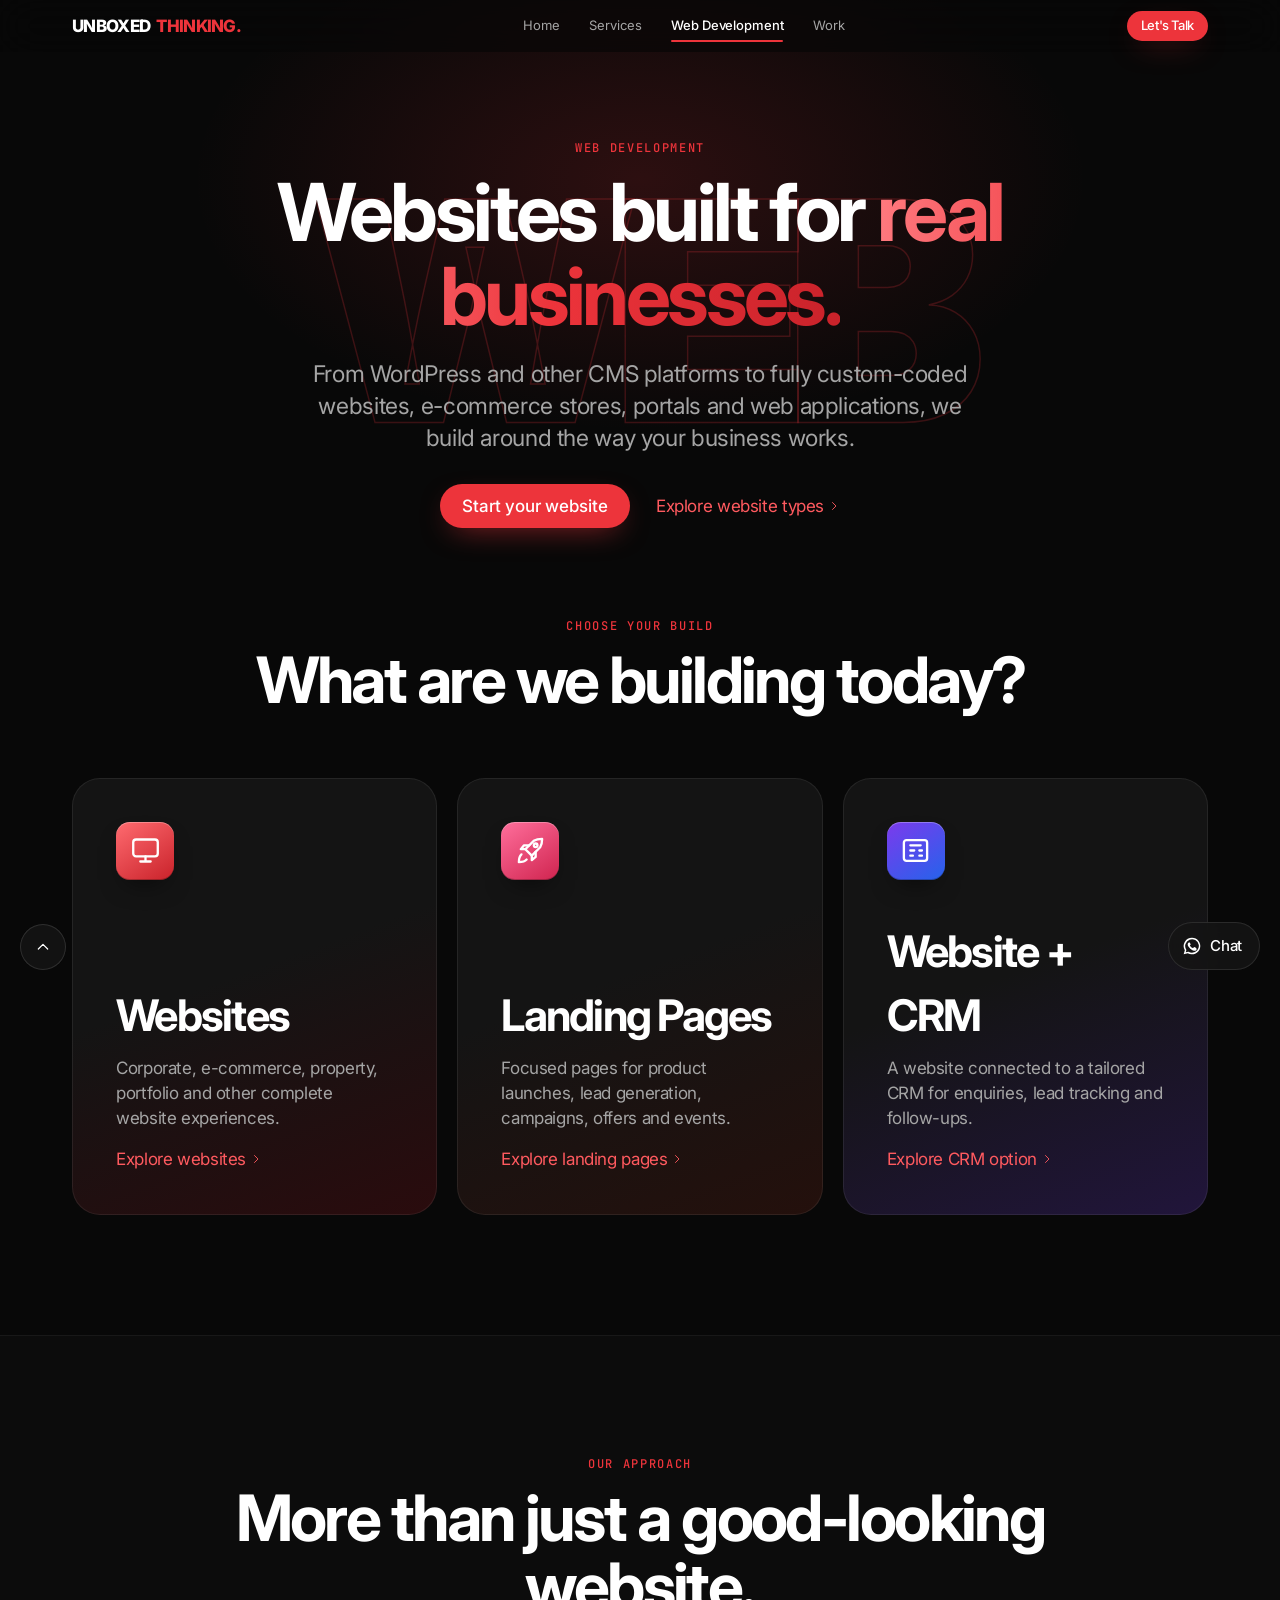
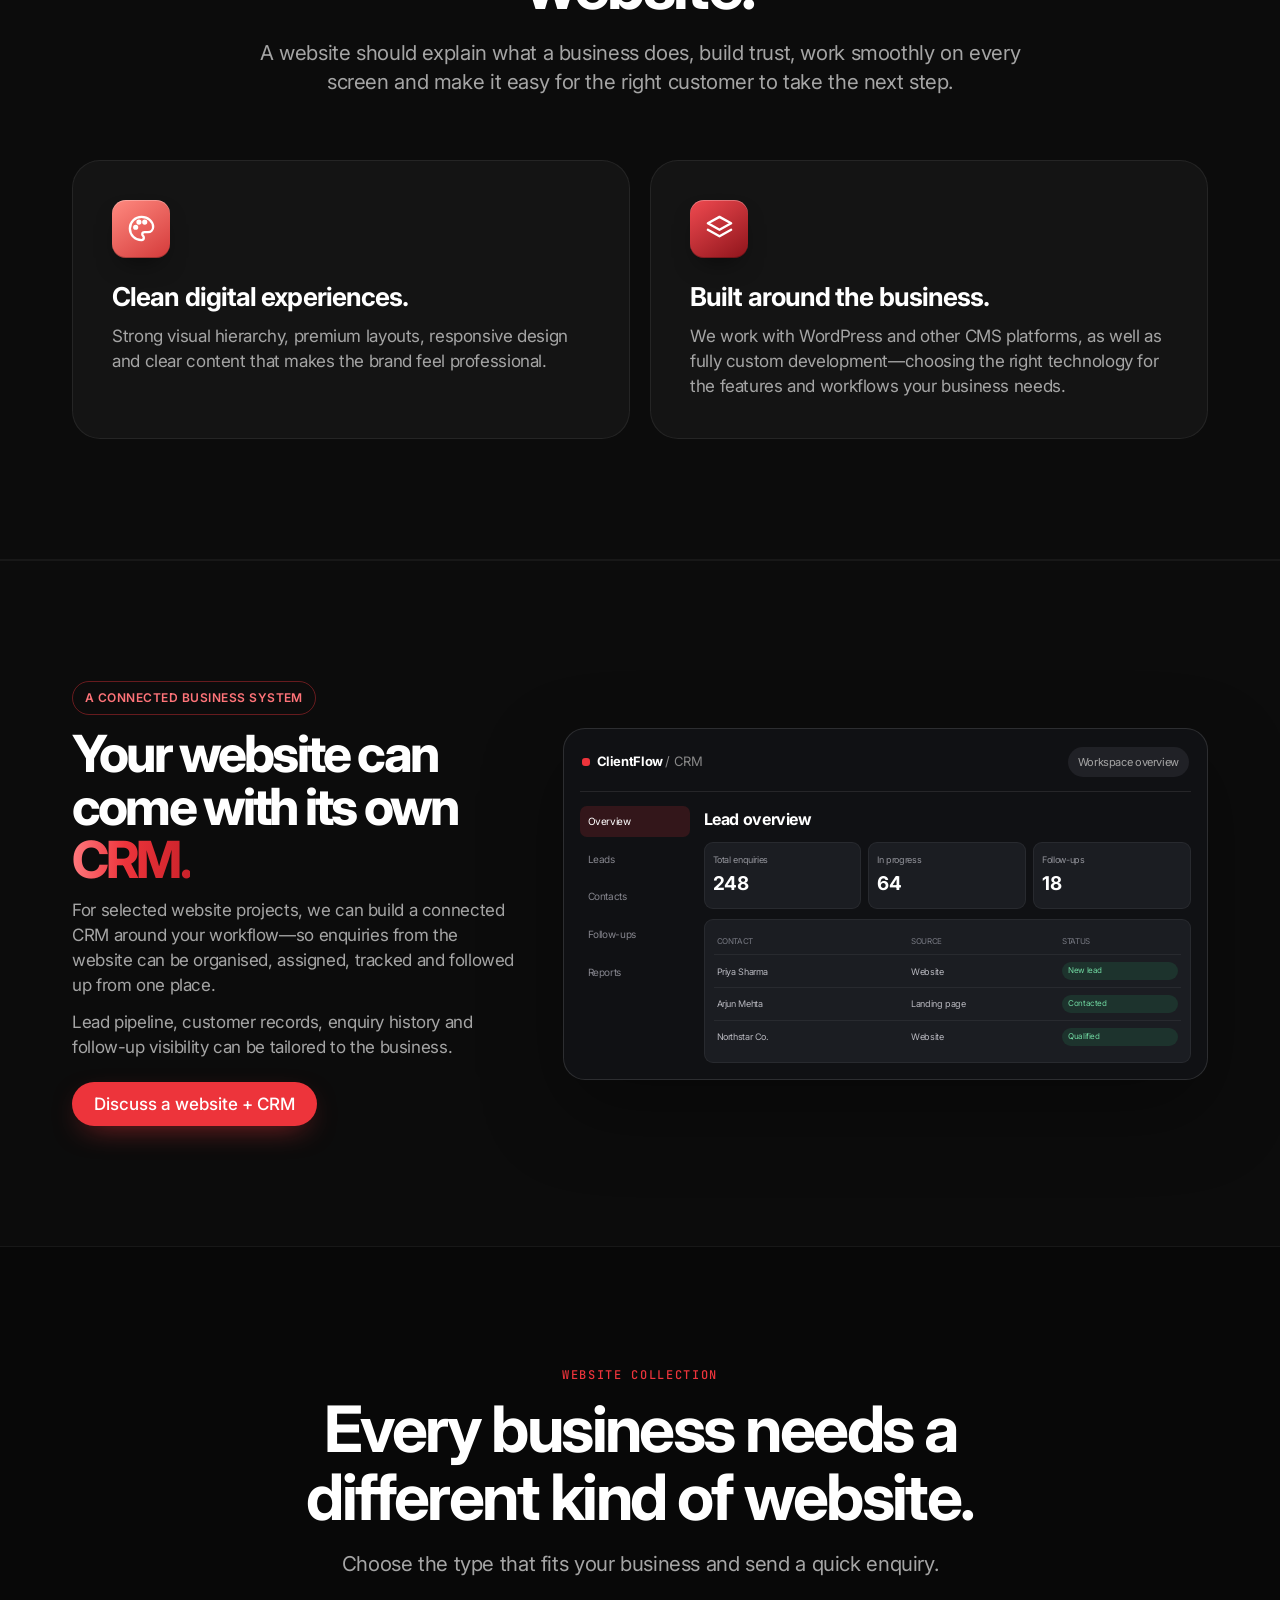
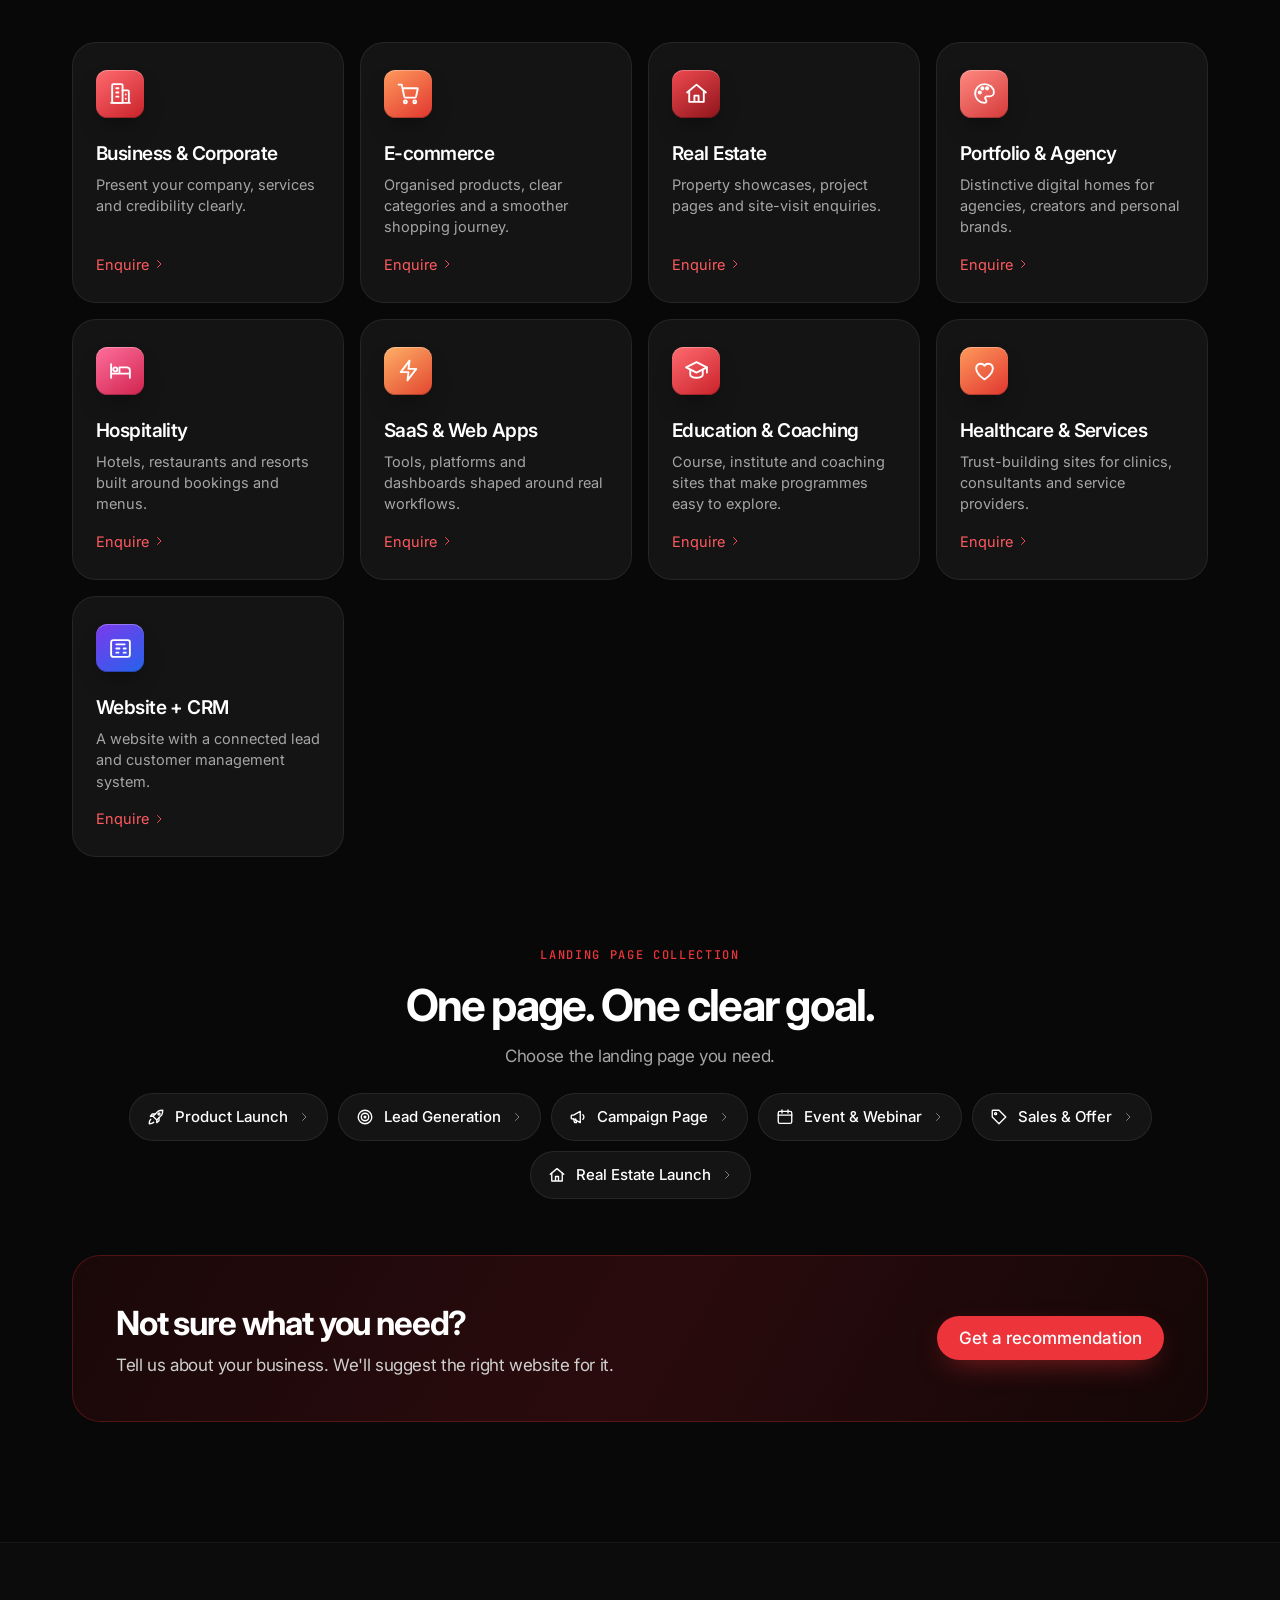
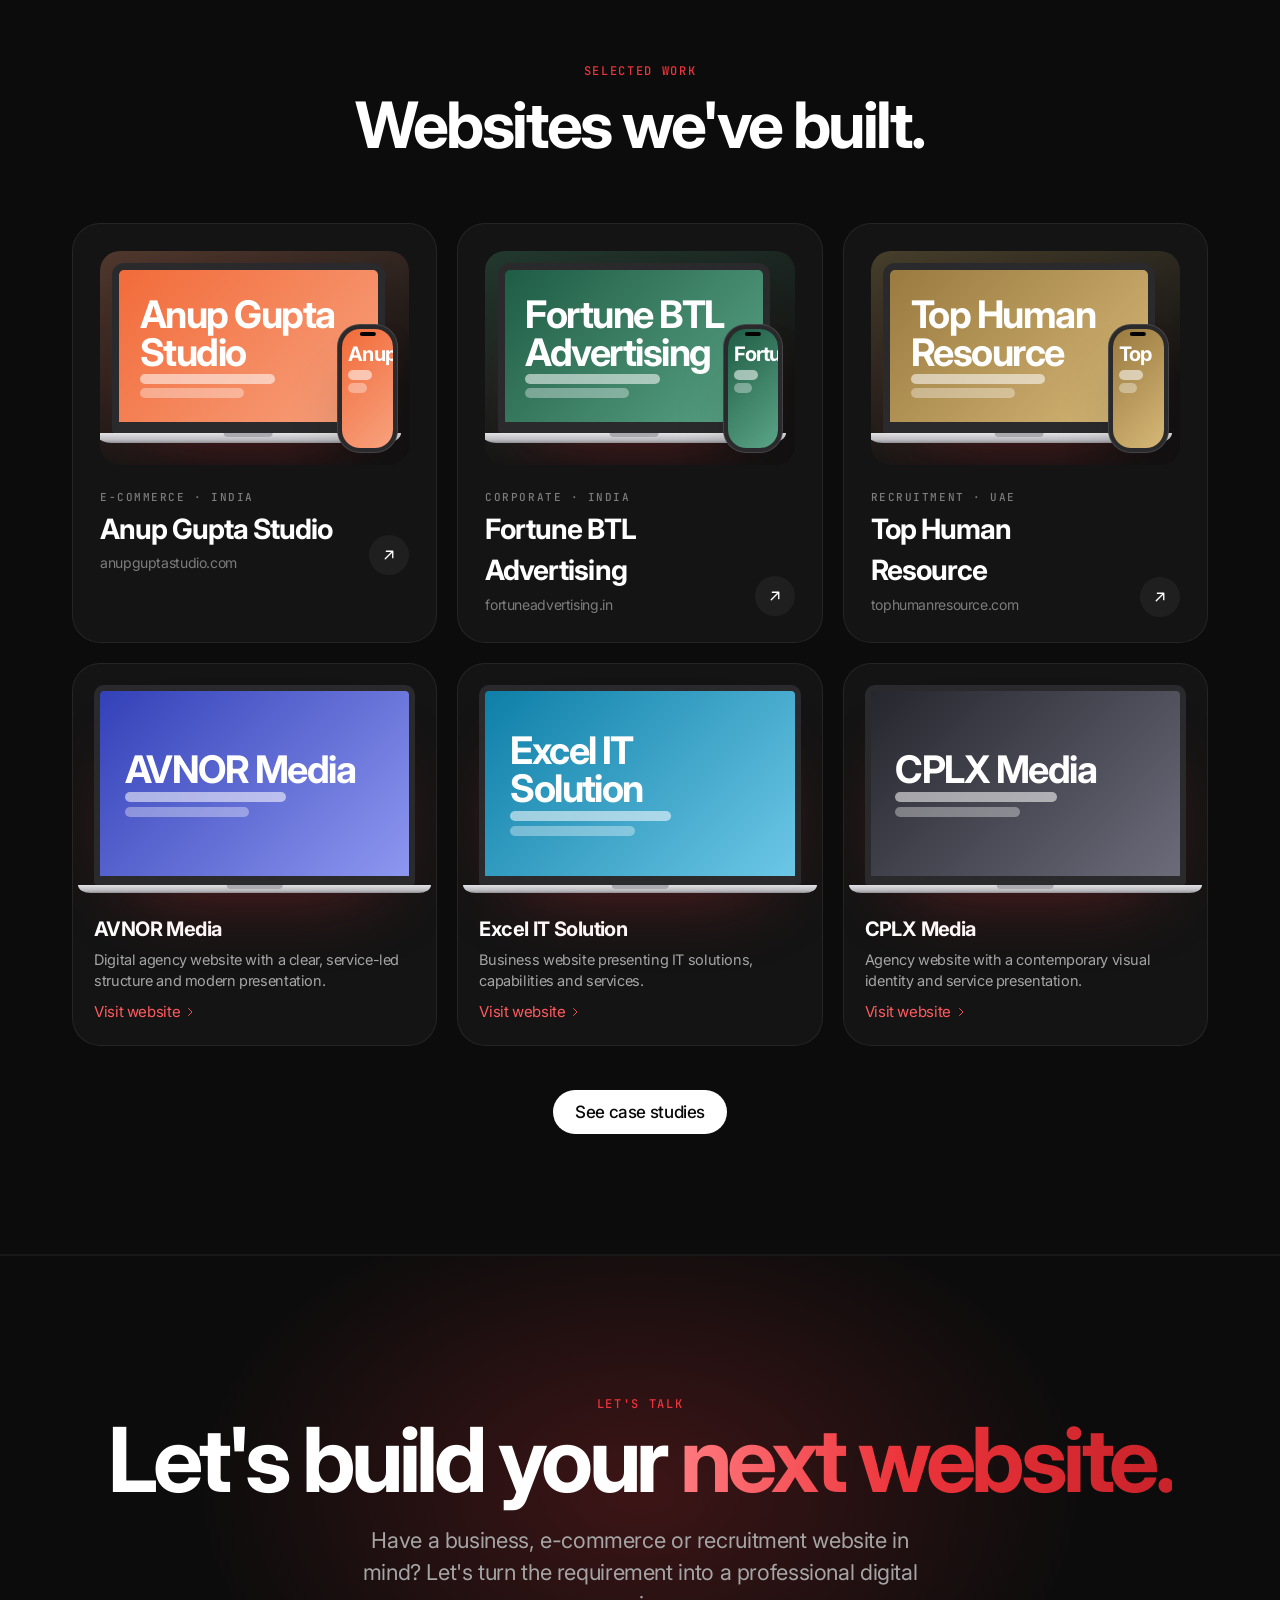
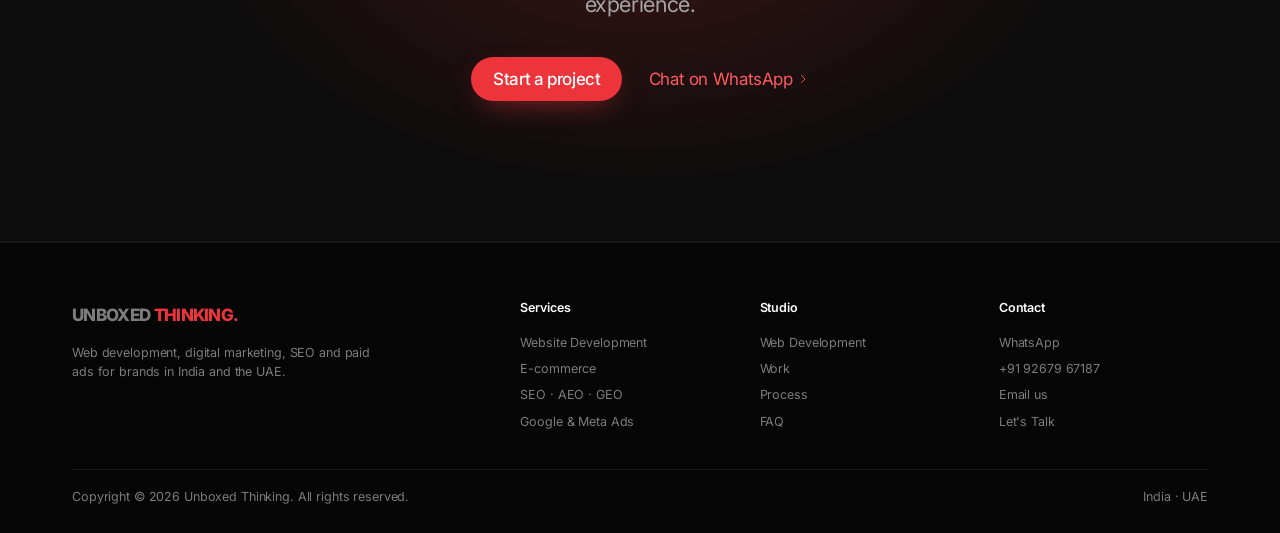
<file: web-development.html>
<!DOCTYPE html>
<html lang="en-IN">
<head>
<meta charset="UTF-8">
<meta name="viewport" content="width=device-width, initial-scale=1">
<title>Web Development — Unboxed Thinking</title>
<meta name="description" content="Business, e-commerce, real estate, portfolio, hospitality and SaaS websites, plus landing pages.">
<meta name="theme-color" content="#080808">
<meta property="og:title" content="Web Development — Unboxed Thinking"><meta property="og:description" content="Business, e-commerce, real estate, portfolio, hospitality and SaaS websites, plus landing pages."><meta property="og:type" content="website">
<link rel="icon" href="favicon.svg" type="image/svg+xml">
<script>document.documentElement.classList.add("js");setTimeout(function(){if(!window.__ut)document.documentElement.classList.add("reveal-all")},2500)</script>
<link rel="preconnect" href="https://fonts.googleapis.com"><link rel="preconnect" href="https://fonts.gstatic.com" crossorigin>
<link href="https://fonts.googleapis.com/css2?family=Inter:opsz,wght@14..32,300..800&family=JetBrains+Mono:wght@400;500&display=swap" rel="stylesheet">
<style>

:root{
  --ink:#1d1d1f; --ink-2:#424245; --muted:#6e6e73; --faint:#86868b;
  --bg:#ffffff; --gray:#f5f5f7; --gray-2:#e8e8ed; --line:rgba(0,0,0,.08);
  --blue:#0071e3; --violet:#6E3BEF;
  --grad:linear-gradient(90deg,#7C3AED 0%,#4F46E5 40%,#2563EB 70%,#06B6D4 100%);
  --font:-apple-system,BlinkMacSystemFont,"SF Pro Display","SF Pro Text","Inter","Segoe UI",Roboto,"Helvetica Neue",sans-serif;
  --ease:cubic-bezier(.25,.1,.25,1); --ease-out:cubic-bezier(.16,1,.3,1);
  --r:28px; --w:1180px;
}
*{margin:0;padding:0;box-sizing:border-box}
html{scroll-behavior:smooth;-webkit-text-size-adjust:100%;overflow-x:clip}
body{font-family:var(--font);font-optical-sizing:auto;color:var(--ink);background:var(--bg);font-size:17px;line-height:1.47;letter-spacing:-.022em;-webkit-font-smoothing:antialiased;-moz-osx-font-smoothing:grayscale;font-feature-settings:"cv11","ss01"}
a{color:inherit;text-decoration:none}
img,svg{display:block}
button{font:inherit;color:inherit;background:none;border:0;cursor:pointer}
::selection{background:rgba(110,59,239,.18)}
:focus-visible{outline:2px solid var(--blue);outline-offset:3px;border-radius:8px}
.wrap{max-width:var(--w);margin:0 auto;padding-inline:22px}
.ico{width:28px;height:28px}
.ico.md{width:36px;height:36px}
.ico.lg{width:44px;height:44px}
.ic-s{width:18px;height:18px}
.ch{width:12px;height:12px;display:inline-block;vertical-align:-1px;transition:transform .3s var(--ease)}
.grad-t{background:var(--grad);-webkit-background-clip:text;background-clip:text;color:transparent}

/* reveal: content is always visible without JS; animates only when JS is running */
.js .rv{opacity:0;transform:translateY(24px);transition:opacity .9s var(--ease-out),transform .9s var(--ease-out);transition-delay:calc(var(--d,0)*1ms)}
.js .rv.in,.js.reveal-all .rv{opacity:1;transform:none}

/* ===== nav ===== */
.nav{position:fixed;top:0;left:0;right:0;z-index:100;height:52px;background:rgba(255,255,255,.72);backdrop-filter:saturate(180%) blur(20px);-webkit-backdrop-filter:saturate(180%) blur(20px);transition:box-shadow .3s}
.nav.sh{box-shadow:0 1px 0 var(--line)}
.nav-in{height:100%;display:flex;align-items:center;justify-content:space-between;gap:20px}
.logo{display:flex;align-items:center;gap:9px;font-weight:600;font-size:17px;letter-spacing:-.03em}
.logo svg{width:26px;height:26px}
.links{display:flex;gap:30px;font-size:13px;color:var(--ink-2);letter-spacing:-.01em}
.links a{transition:color .2s}
.links a:hover{color:var(--ink)}
.pill{display:inline-flex;align-items:center;justify-content:center;gap:6px;white-space:nowrap;border-radius:980px;font-weight:500;transition:background .25s,transform .25s var(--ease),box-shadow .25s}
.pill.sm{height:30px;padding:0 14px;font-size:13px}
.pill.md{height:44px;padding:0 22px;font-size:17px}
.pill.blue{background:var(--blue);color:#fff}
.pill.blue:hover{background:#0077ed}
.pill.dark{background:var(--ink);color:#fff}
.pill.dark:hover{background:#000}
.pill.ghost{color:var(--blue);box-shadow:inset 0 0 0 1px var(--blue)}
.pill.ghost:hover{background:var(--blue);color:#fff}
.pill:active{transform:scale(.97)}
.tlink{color:var(--blue);font-size:17px;display:inline-flex;align-items:center;gap:4px}
.tlink:hover{text-decoration:underline}
.tlink:hover .ch,.more:hover .ch,.enq:hover .ch{transform:translateX(3px)}
.burger{display:none;width:40px;height:40px;position:relative}
.burger i{position:absolute;left:12px;right:12px;height:1.5px;background:var(--ink);transition:transform .35s var(--ease-out)}
.burger i:first-child{top:16px}.burger i:last-child{top:23px}
body.mo .burger i:first-child{transform:translateY(3.5px) rotate(45deg)}
body.mo .burger i:last-child{transform:translateY(-3.5px) rotate(-45deg)}
.mmenu{position:fixed;top:52px;left:0;right:0;bottom:0;z-index:99;background:rgba(255,255,255,.97);backdrop-filter:blur(20px);padding:30px 34px;opacity:0;visibility:hidden;transform:translateY(-10px);transition:opacity .35s,transform .35s var(--ease-out),visibility .35s}
body.mo .mmenu{opacity:1;visibility:visible;transform:none}
.mmenu a{display:block;font-size:28px;font-weight:600;letter-spacing:-.03em;padding:10px 0}
@media (max-width:860px){.links,.nav .pill.sm{display:none}.burger{display:block}}

/* ===== hero ===== */
.hero{padding-top:130px;text-align:center;overflow:hidden}
.eyebrow{display:block;font-size:14px;font-weight:600;letter-spacing:-.01em;color:var(--violet)}
.hero .eyebrow{font-size:17px;margin-bottom:14px}
.hero h1{font-size:clamp(44px,7vw,88px);line-height:1.04;font-weight:700;letter-spacing:-.045em;max-width:15ch;margin:0 auto}
.hero p.lead{font-size:clamp(19px,1.9vw,24px);line-height:1.38;color:var(--muted);max-width:640px;margin:22px auto 0;letter-spacing:-.02em;font-weight:400}
.hero-ctas{display:flex;justify-content:center;align-items:center;gap:26px;margin-top:32px;flex-wrap:wrap}
.stage{position:relative;max-width:1080px;margin:64px auto 0;padding:0 22px;transform-origin:50% 0;will-change:transform;animation:stIn 1.4s var(--ease-out) .35s both}
@keyframes stIn{from{opacity:0;translate:0 60px}}
.mac{position:relative}
.mac-scr{position:relative;aspect-ratio:16/10;background:#000;border-radius:18px 18px 4px 4px;border:clamp(6px,1vw,12px) solid #1d1d1f;border-bottom-width:clamp(10px,1.6vw,20px);overflow:hidden;box-shadow:0 0 0 1px #3a3a3c inset}
.mac-scr img,.iph-scr img{position:absolute;inset:0;width:100%;height:100%;object-fit:cover;object-position:top;z-index:2}
.mac-base{height:clamp(10px,1.4vw,18px);margin:0 -7%;background:linear-gradient(#e3e3e6,#b9b9be 70%,#8e8e93);border-radius:0 0 22px 22px/0 0 14px 14px;position:relative}
.mac-base::before{content:"";position:absolute;left:50%;top:0;width:16%;height:40%;transform:translateX(-50%);background:#a9a9ae;border-radius:0 0 10px 10px}
.iph{position:absolute;right:1%;bottom:-3%;width:15.5%;z-index:3}
.iph-scr{position:relative;aspect-ratio:9/19.5;background:#000;border-radius:clamp(22px,3.6vw,46px);border:clamp(4px,.7vw,8px) solid #1d1d1f;overflow:hidden;box-shadow:0 30px 60px -20px rgba(0,0,0,.45),0 0 0 1px #48484a}
.iph-scr::before{content:"";position:absolute;top:2.4%;left:50%;width:32%;height:3.4%;transform:translateX(-50%);background:#000;border-radius:20px;z-index:4}
.fb{position:absolute;inset:0;background:linear-gradient(135deg,var(--c1,#6E3BEF),var(--c2,#2563EB));padding:7% 8%;color:#fff;display:flex;flex-direction:column;justify-content:center;gap:3%}
.fb b{font-size:clamp(16px,3vw,38px);font-weight:700;letter-spacing:-.04em;line-height:1}
.fb i{display:block;height:clamp(5px,.8vw,10px);width:62%;border-radius:6px;background:rgba(255,255,255,.55)}
.fb i+i{width:48%;background:rgba(255,255,255,.35)}
.fb.s{padding:30% 12% 0;justify-content:flex-start}
.fb.s b{font-size:clamp(11px,1.6vw,20px);margin-bottom:8%}
.stage-glow{position:absolute;left:10%;right:10%;bottom:-8%;height:30%;background:radial-gradient(closest-side,rgba(110,59,239,.18),transparent);filter:blur(30px);z-index:-1}

/* trust row */
.trust{padding:90px 0 30px;text-align:center}
.trust p{font-size:14px;color:var(--faint);font-weight:500}
.marq{margin-top:22px;overflow:hidden;-webkit-mask-image:linear-gradient(90deg,transparent,#000 10%,#000 90%,transparent);mask-image:linear-gradient(90deg,transparent,#000 10%,#000 90%,transparent)}
.marq-t{display:flex;gap:64px;width:max-content;animation:mq 42s linear infinite}
.marq-t span{font-size:22px;font-weight:600;letter-spacing:-.035em;color:#a1a1a6;white-space:nowrap}
@keyframes mq{to{transform:translateX(-50%)}}

/* sections */
.sec{padding:120px 0}
.sec.gray{background:var(--gray)}
.head{text-align:center;max-width:820px;margin:0 auto 64px}
.head h2{font-size:clamp(38px,5.2vw,64px);font-weight:700;letter-spacing:-.04em;line-height:1.06;margin-top:10px}
.head p{font-size:clamp(18px,1.6vw,21px);color:var(--muted);margin-top:18px;line-height:1.42}
.head.left{text-align:left;margin-left:0}

/* highlights */
.hl{display:grid;grid-template-columns:repeat(3,1fr);gap:20px}
.hl .tile{padding:34px}
.hl h3{font-size:21px;font-weight:600;letter-spacing:-.03em;margin:18px 0 6px}
.hl p{color:var(--muted);font-size:16px}
@media (max-width:860px){.hl{grid-template-columns:1fr}}

/* tiles */
.tile{background:var(--gray);border-radius:var(--r);transition:transform .5s var(--ease-out),box-shadow .5s var(--ease-out)}
.gray .tile{background:#fff}
.tile:hover{transform:scale(1.012);box-shadow:0 20px 50px -24px rgba(0,0,0,.18)}

/* services bento */
.bento{display:grid;grid-template-columns:repeat(6,1fr);gap:20px}
.svc{grid-column:span 2;padding:38px 34px 34px;display:flex;flex-direction:column;min-height:320px}
.svc.big{grid-column:span 3;min-height:380px}
.svc h3{font-size:clamp(24px,2.2vw,30px);font-weight:700;letter-spacing:-.035em;line-height:1.1;margin-top:auto;padding-top:40px}
.svc.big h3{font-size:clamp(28px,2.8vw,40px)}
.svc p{color:var(--muted);margin-top:10px;font-size:16.5px;max-width:44ch}
.more{color:var(--blue);font-size:16px;margin-top:18px;display:inline-flex;align-items:center;gap:4px}
.svc.big{background:linear-gradient(160deg,#f5f5f7 40%,#ece9fb)}
.svc.big:nth-child(2){background:linear-gradient(160deg,#f5f5f7 40%,#fdeee6)}
@media (max-width:980px){.svc,.svc.big{grid-column:span 3}}
@media (max-width:640px){.svc,.svc.big{grid-column:span 6;min-height:260px}}

/* process */
.steps{list-style:none;display:grid;grid-template-columns:repeat(5,1fr);gap:16px;counter-reset:s}
.step{background:#fff;border-radius:24px;padding:28px 24px 30px;position:relative;transition:transform .5s var(--ease-out),box-shadow .5s}
.step:hover{transform:translateY(-6px);box-shadow:0 24px 50px -28px rgba(0,0,0,.25)}
.step-n{position:absolute;top:22px;right:24px;font-size:13px;font-weight:600;color:var(--faint)}
.step h3{font-size:21px;font-weight:600;letter-spacing:-.03em;margin:26px 0 8px}
.step p{font-size:15px;color:var(--muted);line-height:1.45}
.track{height:3px;border-radius:3px;background:var(--gray-2);margin:0 0 30px;overflow:hidden}
.track i{display:block;height:100%;background:var(--grad);transform-origin:left;transform:scaleX(0)}
@media (max-width:980px){.steps{grid-template-columns:none;grid-auto-flow:column;grid-auto-columns:78%;overflow-x:auto;scroll-snap-type:x mandatory;padding-bottom:10px;-webkit-overflow-scrolling:touch}.step{scroll-snap-align:start}}

/* marketing */
.mk{display:grid;grid-template-columns:repeat(2,1fr);gap:0 56px}
.chan{display:flex;gap:22px;align-items:flex-start;padding:30px 0;border-top:1px solid var(--line)}
.chan h3{font-size:21px;font-weight:600;letter-spacing:-.03em}
.chan p{color:var(--muted);font-size:16px;margin-top:4px}
@media (max-width:760px){.mk{grid-template-columns:1fr}}

/* web dev */
.wd-hero{display:grid;grid-template-columns:1.1fr 1fr;gap:60px;align-items:center;margin-bottom:80px}
.wd-hero h2{font-size:clamp(38px,5vw,60px);font-weight:700;letter-spacing:-.04em;line-height:1.06;margin-top:10px}
.wd-hero p{font-size:19px;color:var(--muted);margin-top:18px}
.wd-list{display:grid;gap:14px}
.wd-item{display:flex;gap:16px;align-items:center;background:var(--gray);border-radius:20px;padding:20px 22px;font-weight:600;font-size:17px;letter-spacing:-.02em}
.wd-item small{display:block;font-weight:400;color:var(--muted);font-size:14.5px;margin-top:2px}
.types{display:grid;grid-template-columns:repeat(4,1fr);gap:16px}
.wtype{background:var(--gray);border-radius:24px;padding:28px 24px;display:flex;flex-direction:column;transition:transform .5s var(--ease-out),box-shadow .5s,background .3s}
.wtype:hover{transform:translateY(-6px);background:#fff;box-shadow:0 24px 50px -26px rgba(0,0,0,.22),0 0 0 1px var(--line)}
.wtype h4{font-size:19px;font-weight:600;letter-spacing:-.03em;margin-top:22px}
.wtype p{font-size:14.5px;color:var(--muted);margin-top:6px;flex:1}
.enq{font-size:14.5px;color:var(--blue);margin-top:16px;display:inline-flex;align-items:center;gap:4px}
.lps{margin-top:56px;text-align:center}
.lps h3{font-size:24px;font-weight:600;letter-spacing:-.03em}
.lps p{color:var(--muted);margin-top:6px}
.lp-row{display:flex;flex-wrap:wrap;justify-content:center;gap:10px;margin-top:24px}
.lp{display:inline-flex;align-items:center;gap:10px;height:48px;padding:0 18px;border-radius:980px;background:var(--gray);font-size:15px;font-weight:500;transition:background .3s,color .3s}
.lp:hover{background:var(--ink);color:#fff}
.lp .ch{opacity:.5}
.custom{margin-top:56px;border-radius:var(--r);padding:44px;background:linear-gradient(120deg,#f1edff,#e9f2ff 60%,#e6fbff);display:flex;justify-content:space-between;align-items:center;gap:30px;flex-wrap:wrap}
.custom h3{font-size:clamp(24px,2.6vw,34px);font-weight:700;letter-spacing:-.035em}
.custom p{color:var(--ink-2);margin-top:6px}
@media (max-width:980px){.types{grid-template-columns:repeat(2,1fr)}.wd-hero{grid-template-columns:1fr}}
@media (max-width:520px){.types{grid-template-columns:1fr}}

/* work carousel */
.wk-top{display:flex;justify-content:space-between;align-items:flex-end;gap:30px;margin-bottom:40px}
.wk-top .head{margin:0}
.wk-ctl{display:flex;gap:12px}
.wk-ctl button{width:44px;height:44px;border-radius:50%;background:rgba(0,0,0,.06);display:grid;place-items:center;transition:background .25s,opacity .25s}
.wk-ctl button:hover{background:rgba(0,0,0,.1)}
.wk-ctl button:disabled{opacity:.35;cursor:default}
.carousel{display:grid;grid-auto-flow:column;grid-auto-columns:min(78%,860px);gap:22px;overflow-x:auto;scroll-snap-type:x mandatory;scroll-padding-left:max(22px,calc((100vw - var(--w))/2 + 22px));padding:10px max(22px,calc((100vw - var(--w))/2 + 22px)) 30px;scrollbar-width:none}
.carousel::-webkit-scrollbar{display:none}
.wcard{scroll-snap-align:start;background:#fff;border-radius:var(--r);padding:28px 28px 26px;display:flex;flex-direction:column;transition:box-shadow .5s,transform .5s var(--ease-out)}
.wcard:hover{box-shadow:0 30px 60px -30px rgba(0,0,0,.25);transform:translateY(-4px)}
.wstage{position:relative;padding:4% 8% 7% 4%;background:linear-gradient(160deg,color-mix(in srgb,var(--c2) 22%,#fff),#fff 70%);border-radius:20px;overflow:hidden}
.wstage .mac-scr{border-radius:12px 12px 3px 3px;border-width:7px;border-bottom-width:11px}
.wstage .mac-base{height:10px;margin:0 -6%}
.wstage .iph{right:4%;bottom:6%;width:19%}
.wstage .iph-scr{border-radius:22px;border-width:4px}
.wcard img{transition:object-position 5s var(--ease)}
.wcard:hover .mac-scr img{object-position:bottom}
.wmeta{display:flex;justify-content:space-between;align-items:flex-end;gap:20px;padding-top:24px}
.wmeta .eyebrow{color:var(--faint);font-weight:500;font-size:13px}
.wmeta h3{font-size:clamp(22px,2.2vw,28px);font-weight:700;letter-spacing:-.035em;margin-top:4px}
.dom{font-size:14px;color:var(--muted)}
.go{width:40px;height:40px;border-radius:50%;display:grid;place-items:center;background:var(--gray);transition:background .3s,color .3s;flex:none}
.wcard:hover .go{background:var(--ink);color:#fff}
.grow{display:grid;grid-template-columns:repeat(4,1fr);gap:16px;margin-top:20px}
.gcard{background:#fff;border-radius:24px;padding:26px}
.gcard h4{font-size:19px;font-weight:600;letter-spacing:-.03em}
.gcard p{font-size:14.5px;color:var(--muted);margin-top:6px}
.pills{display:flex;flex-wrap:wrap;gap:6px;margin-top:16px}
.pills span{font-size:12.5px;font-weight:500;padding:5px 10px;border-radius:980px;background:var(--gray);color:var(--ink-2)}
@media (max-width:980px){.grow{grid-template-columns:1fr 1fr}.wk-ctl{display:none}}
@media (max-width:560px){.grow{grid-template-columns:1fr}.carousel{grid-auto-columns:88%}}

/* industries */
.inds{display:grid;grid-template-columns:repeat(6,1fr);gap:16px}
.ind{background:var(--gray);border-radius:24px;padding:30px 18px;display:flex;flex-direction:column;align-items:center;gap:16px;text-align:center;font-weight:600;font-size:16px;letter-spacing:-.02em;transition:transform .5s var(--ease-out),background .3s}
.ind:hover{transform:translateY(-6px);background:#fff;box-shadow:0 0 0 1px var(--line),0 24px 50px -28px rgba(0,0,0,.2)}
@media (max-width:980px){.inds{grid-template-columns:repeat(3,1fr)}}
@media (max-width:520px){.inds{grid-template-columns:repeat(2,1fr)}}

/* faq */
.faq{max-width:860px;margin:0 auto}
.qa{border-bottom:1px solid var(--line)}
.qa summary{list-style:none;cursor:pointer;display:flex;justify-content:space-between;align-items:center;gap:20px;padding:26px 0;font-size:clamp(19px,1.8vw,24px);font-weight:600;letter-spacing:-.03em}
.qa summary::-webkit-details-marker{display:none}
.pm{width:20px;height:20px;position:relative;flex:none}
.pm::before,.pm::after{content:"";position:absolute;left:2px;right:2px;top:50%;height:1.8px;margin-top:-.9px;background:var(--ink);border-radius:2px;transition:transform .4s var(--ease-out)}
.pm::after{transform:rotate(90deg)}
.qa[open] .pm::after{transform:rotate(0)}
.ans{overflow:hidden}
.ans p{padding:0 40px 28px 0;color:var(--muted);font-size:17px}

/* cta */
.cta{text-align:center;padding:140px 0}
.cta h2{font-size:clamp(44px,7vw,96px);font-weight:700;letter-spacing:-.05em;line-height:1.02}
.cta p{font-size:clamp(18px,1.7vw,22px);color:var(--muted);margin:20px auto 0;max-width:560px}
.cta .hero-ctas{margin-top:36px}
.contact-cards{display:grid;grid-template-columns:repeat(3,1fr);gap:16px;max-width:980px;margin:70px auto 0;text-align:left}
.cc{background:var(--gray);border-radius:24px;padding:26px;display:flex;gap:16px;align-items:center;transition:background .3s,transform .5s var(--ease-out)}
.cc:hover{background:var(--gray-2);transform:translateY(-3px)}
.cc .ci{width:46px;height:46px;border-radius:50%;background:#fff;display:grid;place-items:center;color:var(--violet);flex:none;box-shadow:0 1px 2px rgba(0,0,0,.06)}
.cc small{display:block;color:var(--faint);font-size:13px;font-weight:500}
.cc b{font-weight:600;font-size:16.5px;letter-spacing:-.02em;word-break:break-word}
@media (max-width:860px){.contact-cards{grid-template-columns:1fr}}

/* footer */
footer{background:var(--gray);font-size:12.5px;color:var(--muted);letter-spacing:-.01em}
.f-top{display:grid;grid-template-columns:2fr 1fr 1fr 1fr;gap:30px;padding:56px 0 34px;border-bottom:1px solid #d2d2d7}
.f-top h5{font-size:12.5px;color:var(--ink);font-weight:600;margin-bottom:12px}
.f-top a{display:block;padding:4px 0}
.f-top a:hover{color:var(--ink);text-decoration:underline}
.f-brand p{max-width:300px;margin-top:12px;line-height:1.5}
.f-bot{display:flex;justify-content:space-between;gap:20px;flex-wrap:wrap;padding:18px 0 26px}
@media (max-width:760px){.f-top{grid-template-columns:1fr 1fr}.f-brand{grid-column:1/-1}}

.gray .cc,.gray .ind,.gray .wtype,.gray .lp{background:#fff}
.gray .wtype:hover,.gray .ind:hover{background:#fff}
.gray .lp:hover{background:var(--ink)}
.wcard{background:var(--gray)}
.wstage{background:linear-gradient(160deg,color-mix(in srgb,var(--c2) 26%,#fff),#fff 75%)!important}
.gcard{background:var(--gray)}
.cc b{font-size:15.5px}
.svc.wide{grid-column:span 6;flex-direction:row;align-items:center;gap:40px;min-height:auto;padding:38px 40px}
.svc.wide h3{margin-top:0;padding-top:0}
.svc.wide .wtxt{flex:1}
@media (max-width:640px){.svc.wide{flex-direction:column;align-items:flex-start}}
/* float */
.fwa{position:fixed;right:20px;bottom:20px;z-index:90;display:flex;align-items:center;gap:8px;height:48px;padding:0 18px 0 14px;border-radius:980px;background:rgba(29,29,31,.9);backdrop-filter:blur(10px);color:#fff;font-size:15px;font-weight:500;transform:translateY(90px);transition:transform .6s var(--ease-out)}
.fwa.show{transform:none}
.fwa svg{width:20px;height:20px}

@media (prefers-reduced-motion:reduce){*,*::before,*::after{animation:none!important;transition-duration:.01ms!important}.rv{opacity:1!important;transform:none!important}html{scroll-behavior:auto}}

/* ---------- v8 additions ---------- */
body{font-feature-settings:normal}
.nav .links a.on{color:var(--ink);font-weight:500}
.page-hero{padding:140px 0 70px;text-align:center}
.page-hero h1{font-size:clamp(42px,6.4vw,80px);font-weight:700;letter-spacing:-.045em;line-height:1.05;max-width:16ch;margin:12px auto 0}
.page-hero p{font-size:clamp(19px,1.8vw,23px);color:var(--muted);max-width:660px;margin:20px auto 0;line-height:1.4}
.page-hero .hero-ctas{margin-top:30px}
.hero h1 .ln{display:block}
.js .hero h1 .ln{opacity:0;transform:translateY(30px);animation:lnIn 1s var(--ease-out) forwards}
.js .hero h1 .ln:nth-child(2){animation-delay:.12s}.js .hero h1 .ln:nth-child(3){animation-delay:.24s}
@keyframes lnIn{to{opacity:1;transform:none}}
/* statement band */
.statement{padding:130px 0;text-align:center}
.statement p{font-size:clamp(30px,4.2vw,56px);font-weight:700;letter-spacing:-.04em;line-height:1.12;max-width:20ch;margin:0 auto}
.statement .w{color:#d2d2d7;transition:color .4s}
.statement .w.on{color:var(--ink)}
.statement .w.g.on{background:var(--grad);-webkit-background-clip:text;background-clip:text;color:transparent}
/* numbers */
.nums{display:grid;grid-template-columns:repeat(4,1fr);gap:16px;text-align:center}
.num{padding:34px 20px;border-radius:24px;background:var(--gray)}
.num b{display:block;font-size:clamp(44px,5vw,64px);font-weight:700;letter-spacing:-.05em;line-height:1}
.num span{display:block;color:var(--muted);font-size:15px;margin-top:10px}
@media (max-width:760px){.nums{grid-template-columns:1fr 1fr}}
/* choose build */
.crm-promo{display:grid;grid-template-columns:.82fr 1.18fr;gap:42px;align-items:center}
.crm-copy h2{font-size:clamp(34px,4vw,54px);font-weight:750;letter-spacing:-.055em;line-height:1.04;margin:12px 0}
.crm-copy p{color:#a5a5a5;max-width:48ch}.crm-tag{display:inline-flex;border:1px solid rgba(237,52,59,.4);color:#ff7479;border-radius:99px;padding:7px 12px;font-size:12px;font-weight:600;letter-spacing:.04em;text-transform:uppercase}
.crm-preview{background:#101114;border:1px solid rgba(255,255,255,.12);border-radius:22px;padding:16px;box-shadow:0 30px 80px rgba(0,0,0,.35);min-width:0}
.crm-top{display:flex;align-items:center;justify-content:space-between;gap:12px;padding:2px 2px 14px;border-bottom:1px solid rgba(255,255,255,.09)}
.crm-brand{font-size:13px;font-weight:700;color:#fff}.crm-brand i{display:inline-block;width:8px;height:8px;border-radius:3px;background:#ed343b;margin-right:7px}
.crm-user{font-size:11px;color:#a5a5a5;background:#202126;padding:7px 10px;border-radius:99px}
.crm-body{display:grid;grid-template-columns:110px 1fr;gap:14px;padding-top:14px}
.crm-side{display:flex;flex-direction:column;gap:7px}.crm-side span{font-size:10px;color:#85858d;padding:8px;border-radius:7px}.crm-side span:first-child{background:rgba(237,52,59,.16);color:#fff}
.crm-main{min-width:0}.crm-main h3{font-size:16px;color:#fff;margin:2px 0 10px}
.crm-stats{display:grid;grid-template-columns:repeat(3,1fr);gap:7px}
.crm-stat{background:#1b1d22;border:1px solid rgba(255,255,255,.06);border-radius:9px;padding:10px 8px}.crm-stat small{display:block;color:#92939a;font-size:9px}.crm-stat b{display:block;color:#fff;font-size:19px;margin-top:4px}
.crm-table{margin-top:10px;background:#1b1d22;border:1px solid rgba(255,255,255,.06);border-radius:9px;padding:9px}
.crm-table-head,.crm-row{display:grid;grid-template-columns:1.3fr 1fr .8fr;gap:6px;align-items:center;padding:7px 3px;font-size:9px;color:#b8b8bf;border-bottom:1px solid rgba(255,255,255,.06)}
.crm-table-head{color:#777982;font-size:8px;text-transform:uppercase}.crm-row:last-child{border:0}
.crm-status{display:inline-block;background:rgba(42,196,120,.13);color:#70d8a1;border-radius:99px;padding:3px 6px;font-size:8px}
@media(max-width:800px){.crm-promo{grid-template-columns:1fr;gap:26px}.crm-body{grid-template-columns:80px 1fr}}
@media(max-width:480px){.crm-preview{padding:10px}.crm-body{grid-template-columns:1fr}.crm-side{display:none}.crm-stats{gap:5px}.crm-stat{padding:8px 6px}.crm-stat b{font-size:16px}}
.choose{display:grid;grid-template-columns:repeat(3,1fr);gap:20px}
.choose a{border-radius:var(--r);padding:44px;min-height:300px;display:flex;flex-direction:column;justify-content:flex-end;background:linear-gradient(160deg,#f5f5f7 40%,#ece9fb);transition:transform .5s var(--ease-out),box-shadow .5s}
.choose a:nth-child(2){background:linear-gradient(160deg,#f5f5f7 40%,#e6f4ff)}
.choose a:nth-child(3){background:linear-gradient(160deg,#f5f5f7 40%,#eee7ff)}
.choose a:hover{transform:scale(1.012);box-shadow:0 24px 60px -30px rgba(0,0,0,.25)}
.choose h3{font-size:clamp(30px,3.4vw,44px);font-weight:700;letter-spacing:-.04em;margin-top:auto;padding-top:40px}
.choose p{color:var(--muted);margin-top:8px;max-width:40ch}
.choose .tlink{margin-top:16px}
@media (max-width:760px){.choose{grid-template-columns:1fr}}
.approach{display:grid;grid-template-columns:1fr 1fr;gap:20px}
.approach .tile{padding:40px}
.approach h3{font-size:26px;font-weight:700;letter-spacing:-.035em;margin:20px 0 8px}
.approach p{color:var(--muted)}
@media (max-width:760px){.approach{grid-template-columns:1fr}}
.wtype{cursor:pointer;text-align:left;width:100%}
.lp{cursor:pointer}
/* case studies */
.case{display:grid;grid-template-columns:1.15fr 1fr;gap:56px;align-items:center;padding:70px 0;border-top:1px solid var(--line)}
.case:first-of-type{border-top:0}
.case.flip .case-media{order:2}
.case-media{position:relative;border-radius:var(--r);padding:6% 9% 9% 5%;background:linear-gradient(160deg,color-mix(in srgb,var(--c2) 28%,#fff),#f5f5f7 80%)}
.case-media .mac-scr{border-radius:12px 12px 3px 3px;border-width:8px;border-bottom-width:12px}
.case-media .mac-base{height:11px;margin:0 -6%}
.case-media .iph{right:4%;bottom:7%;width:19%}
.case-media .iph-scr{border-radius:24px;border-width:4px}
.case-media:hover .mac-scr img{object-position:bottom}
.case-media img{transition:object-position 6s var(--ease)}
.case h2{font-size:clamp(32px,3.6vw,46px);font-weight:700;letter-spacing:-.04em;line-height:1.06;margin-top:8px}
.case .lead{color:var(--muted);font-size:18px;margin-top:14px}
.case-lists{display:grid;grid-template-columns:1fr 1fr;gap:24px;margin-top:28px}
.case-lists h4{font-size:13px;font-weight:600;color:var(--faint);margin-bottom:10px;text-transform:none}
.case-lists li{list-style:none;font-size:15.5px;padding:7px 0;border-top:1px solid var(--line);display:flex;gap:8px;align-items:center}
.case-lists li svg{width:14px;height:14px;color:#22a06b;flex:none}
.case .row{display:flex;gap:22px;align-items:center;margin-top:30px;flex-wrap:wrap}
@media (max-width:900px){.case,.case.flip{grid-template-columns:1fr;gap:30px}.case.flip .case-media{order:0}}
.minis{display:grid;grid-template-columns:repeat(3,1fr);gap:20px}
.mini{background:var(--gray);border-radius:var(--r);padding:22px;display:block;transition:transform .5s var(--ease-out),box-shadow .5s}
.mini:hover{transform:translateY(-6px);box-shadow:0 24px 50px -28px rgba(0,0,0,.25)}
.mini .mac-scr{border-width:6px;border-bottom-width:9px;border-radius:10px 10px 3px 3px}
.mini .mac-base{height:8px;margin:0 -5%}
.mini:hover .mac-scr img{object-position:bottom}
.mini img{transition:object-position 6s var(--ease)}
.mini h3{font-size:20px;font-weight:700;letter-spacing:-.03em;margin-top:22px}
.mini p{color:var(--muted);font-size:14.5px;margin-top:4px}
@media (max-width:900px){.minis{grid-template-columns:1fr}}
/* work grid on home */
.wgrid{display:grid;grid-template-columns:repeat(3,1fr);gap:20px}
@media (max-width:980px){.wgrid{grid-template-columns:1fr 1fr}}
@media (max-width:620px){.wgrid{grid-template-columns:1fr}}
/* modal */
.modal{position:fixed;inset:0;z-index:300;background:rgba(0,0,0,.35);backdrop-filter:blur(8px);display:flex;align-items:center;justify-content:center;padding:20px;opacity:0;visibility:hidden;transition:opacity .3s,visibility .3s}
.modal.open{opacity:1;visibility:visible}
.sheet{background:var(--card2);border-radius:28px;width:min(520px,100%);padding:34px;box-shadow:0 40px 80px -20px rgba(0,0,0,.35);transform:translateY(20px) scale(.98);transition:transform .45s var(--ease-out)}
.modal.open .sheet{transform:none}
.sheet-top{display:flex;justify-content:space-between;align-items:flex-start;gap:20px}
.sheet h3{font-size:26px;font-weight:700;letter-spacing:-.035em;line-height:1.15}
.sheet p{color:var(--muted);font-size:15.5px;margin-top:6px}
.x{width:34px;height:34px;border-radius:50%;background:var(--gray);display:grid;place-items:center;flex:none}
.x svg{width:14px;height:14px}
.field{margin-top:20px}
.field label{display:block;font-size:13px;font-weight:600;color:var(--ink-2);margin-bottom:8px}
.field input,.field select,.field textarea{width:100%;font:inherit;font-size:16px;padding:13px 15px;border-radius:12px;border:1px solid #d2d2d7;background:var(--card2);color:var(--ink);transition:border-color .2s,box-shadow .2s}
.field input:focus,.field select:focus,.field textarea:focus{outline:none;border-color:var(--blue);box-shadow:0 0 0 4px rgba(0,113,227,.15)}
.seg{display:grid;grid-template-columns:1fr 1fr;gap:8px;background:var(--gray);padding:4px;border-radius:12px}
.seg label{margin:0;text-align:center;padding:10px;border-radius:9px;font-size:14.5px;font-weight:500;cursor:pointer;color:var(--ink-2);transition:background .2s,box-shadow .2s}
.seg input{position:absolute;opacity:0;pointer-events:none}
.seg input:checked+span{display:block}
.seg label:has(input:checked){background:var(--card2);box-shadow:0 1px 3px rgba(0,0,0,.12);color:var(--ink)}
.sheet .pill{width:100%;margin-top:24px}
.note{font-size:12.5px;color:var(--faint);margin-top:12px;text-align:center}
/* contact page */
.cform{max-width:720px;margin:0 auto;background:var(--gray);border-radius:var(--r);padding:40px}
.cform .grid2{display:grid;grid-template-columns:1fr 1fr;gap:16px}
.cform .field{margin-top:18px}
.cform .field input,.cform .field select,.cform .field textarea{background:var(--card2)}
@media (max-width:620px){.cform{padding:26px}.cform .grid2{grid-template-columns:1fr}}
/* back to top */
.totop{position:fixed;left:20px;bottom:20px;z-index:90;width:46px;height:46px;border-radius:50%;background:rgba(255,255,255,.85);backdrop-filter:blur(10px);box-shadow:0 0 0 1px var(--line),0 10px 24px -12px rgba(0,0,0,.3);display:grid;place-items:center;transform:translateY(90px);transition:transform .5s var(--ease-out)}
.totop.show{transform:none}
.totop svg{width:16px;height:16px;transform:rotate(-90deg)}

/* ================= v9: Unboxed black & red theme ================= */
:root{
  --ink:#ffffff; --ink-2:#d4d4d4; --muted:#a5a5a5; --faint:#7c7c7c;
  --bg:#080808; --gray:#101010; --gray-2:#1a1a1a; --card2:#141414; --line:rgba(255,255,255,.09);
  --red:#ed343b; --red-2:#ff5a5f; --blue:#ed343b; --violet:#ed343b;
  --grad:linear-gradient(92deg,#ff7a7f 0%,#ed343b 45%,#c9222a 100%);
  --mono:"SF Mono",ui-monospace,"JetBrains Mono",Menlo,monospace;
}
html{background:var(--bg)}
body{background:var(--bg);color:var(--ink)}
::selection{background:rgba(237,52,59,.35);color:#fff}
.mono-k{font-family:var(--mono);font-size:11.5px;letter-spacing:.14em;text-transform:uppercase;color:var(--red)}
.eyebrow{font-family:var(--mono);font-size:12px!important;font-weight:500;letter-spacing:.14em;text-transform:uppercase;color:var(--red)}
.hero .eyebrow{font-size:12px!important}

/* nav */
.nav{background:rgba(8,8,8,.72)}
.nav.sh{box-shadow:0 1px 0 rgba(255,255,255,.08)}
.links{color:#a5a5a5}
.links a:hover,.nav .links a.on{color:#fff}
.nav .links a.on{position:relative}
.nav .links a.on::after{content:"";position:absolute;left:0;right:0;bottom:-6px;height:1.5px;background:var(--red);border-radius:2px}
.logo.wm{font-weight:800;font-size:17px;letter-spacing:-.04em;gap:6px}
.logo.wm span{color:var(--red)}
.burger i{background:#fff}
.mmenu{background:rgba(8,8,8,.97)}
.mmenu a{color:#fff}

/* buttons & links */
.pill.blue{background:var(--red);color:#fff;box-shadow:0 10px 30px -12px rgba(237,52,59,.7)}
.pill.blue:hover{background:#ff474e;box-shadow:0 14px 40px -12px rgba(237,52,59,.9)}
.pill.dark{background:#fff;color:#080808}
.pill.dark:hover{background:#e9e9e9}
.tlink,.more,.enq{color:#ff5a5f}
.grad-t{background:var(--grad);-webkit-background-clip:text;background-clip:text;color:transparent}

/* ---------- intro (from the original site) ---------- */
.intro{position:relative;height:100svh;min-height:620px;overflow:hidden;display:flex;align-items:center;justify-content:center;text-align:center;isolation:isolate;background:#050505}
.intro-grid{position:absolute;inset:-2px;z-index:-2;background-image:linear-gradient(rgba(255,255,255,.07) 1px,transparent 1px),linear-gradient(90deg,rgba(255,255,255,.07) 1px,transparent 1px);background-size:84px 84px;background-position:center;-webkit-mask-image:radial-gradient(ellipse 75% 70% at 50% 50%,#000 30%,transparent 85%);mask-image:radial-gradient(ellipse 75% 70% at 50% 50%,#000 30%,transparent 85%)}
.js .intro-grid{animation:gridIn 1.6s var(--ease-out) both}
@keyframes gridIn{from{opacity:0;transform:scale(1.08)}}
.intro-glow{position:absolute;z-index:-1;width:900px;height:900px;left:var(--gx,50%);top:var(--gy,50%);transform:translate(-50%,-50%);background:radial-gradient(closest-side,rgba(237,52,59,.32),rgba(237,52,59,.08) 50%,transparent 70%);transition:left .8s var(--ease-out),top .8s var(--ease-out);pointer-events:none}
.intro-in{padding:0 20px}
.intro-k{display:block;margin-bottom:26px}
.intro-word{font-size:clamp(44px,8.6vw,150px);font-weight:800;letter-spacing:-.065em;line-height:.9;white-space:nowrap}
.intro-word .red{color:var(--red)}
.intro-word .iw{display:inline-block;white-space:nowrap}
.intro-word .lt{display:inline-block}
.js .intro-word .lt{opacity:0;transform:translateY(60%) rotate(6deg);filter:blur(8px);animation:chIn .9s var(--ease-out) forwards;animation-delay:calc(.25s + var(--i)*45ms)}
@keyframes chIn{to{opacity:1;transform:none;filter:blur(0)}}
.intro-sub{margin-top:26px;color:#a5a5a5;font-size:clamp(15px,1.3vw,18px);letter-spacing:-.01em}
.js .intro-k,.js .intro-sub{opacity:0;animation:fadeUp 1s var(--ease-out) forwards}
.js .intro-k{animation-delay:.1s}.js .intro-sub{animation-delay:1.1s}
@keyframes fadeUp{from{opacity:0;transform:translateY(16px)}to{opacity:1;transform:none}}
.intro-foot{position:absolute;left:0;right:0;bottom:26px;display:flex;justify-content:space-between;align-items:center;padding:0 28px}
.intro-foot .mono-k{color:#7c7c7c}
.scroll-cue{width:26px;height:42px;border-radius:14px;box-shadow:inset 0 0 0 1.5px rgba(255,255,255,.35);position:relative}
.scroll-cue i{position:absolute;left:50%;top:9px;width:3px;height:8px;margin-left:-1.5px;border-radius:2px;background:var(--red);animation:wheel 1.8s var(--ease-out) infinite}
@keyframes wheel{0%{transform:translateY(0);opacity:1}80%,100%{transform:translateY(14px);opacity:0}}
@media (max-width:640px){.intro-foot .mono-k{display:none}.intro-foot{justify-content:center}.intro-word{white-space:normal;font-size:15.5vw}.intro-word .iw{display:block}}

/* hero after intro */
.hero{padding-top:110px}
.hero h1{color:#fff}
.hero p.lead{color:#a5a5a5}
.stage-glow{background:radial-gradient(closest-side,rgba(237,52,59,.35),transparent)}

/* page heroes with outline word */
.page-hero{position:relative;overflow:hidden;isolation:isolate}
.page-hero h1{color:#fff}
.page-hero p{color:#a5a5a5}
.bgword{position:absolute;left:50%;top:52%;transform:translate(-50%,-50%) translateY(var(--py,0px));z-index:-1;font-size:clamp(120px,24vw,380px);font-weight:900;letter-spacing:-.07em;line-height:1;color:transparent;-webkit-text-stroke:1.5px rgba(237,52,59,.22);white-space:nowrap;pointer-events:none}
.page-hero::before{content:"";position:absolute;inset:0;z-index:-2;background:radial-gradient(50% 60% at 50% 30%,rgba(237,52,59,.16),transparent 70%)}

/* sections */
.sec.gray{background:#0c0c0c;border-block:1px solid rgba(255,255,255,.05)}
.head h2{color:#fff}
.head p{color:#a5a5a5}
.trust p{color:#7c7c7c}
.marq-t span{color:#4a4a4a;transition:color .3s}
.marq-t span:hover{color:#fff}
.statement .w{color:#2c2c2c}
.statement .w.on{color:#fff}
.statement .w.g.on{background:var(--grad);-webkit-background-clip:text;background-clip:text;color:transparent}

/* tiles & cards: dark glass with red spotlight */
.tile,.wtype,.wcard,.step,.ind,.gcard,.cc,.num,.mini,.choose a,.wd-item,.custom{position:relative;isolation:isolate;overflow:hidden}
.tile,.wtype,.step,.ind,.gcard,.cc,.num,.mini,.wcard,.wd-item{background:var(--card2)!important;box-shadow:inset 0 0 0 1px rgba(255,255,255,.07)}
.tile::after,.wtype::after,.wcard::after,.step::after,.ind::after,.gcard::after,.cc::after,.mini::after,.choose a::after{content:"";position:absolute;inset:0;border-radius:inherit;z-index:-1;background:radial-gradient(420px circle at var(--mx,50%) var(--my,50%),rgba(237,52,59,.16),transparent 45%);opacity:0;transition:opacity .4s;pointer-events:none}
.tile:hover::after,.wtype:hover::after,.wcard:hover::after,.step:hover::after,.ind:hover::after,.gcard:hover::after,.cc:hover::after,.mini:hover::after,.choose a:hover::after{opacity:1}
.tile:hover,.wtype:hover,.wcard:hover,.step:hover,.ind:hover,.gcard:hover,.mini:hover{box-shadow:inset 0 0 0 1px rgba(237,52,59,.35),0 30px 60px -30px rgba(237,52,59,.35)!important}
.tile h3,.wtype h4,.step h3,.gcard h4,.mini h3,.wmeta h3,.chan h3{color:#fff}
.tile p,.wtype p,.step p,.gcard p,.mini p,.chan p,.svc p{color:#a5a5a5}
.svc.big{background:linear-gradient(160deg,#141414 45%,#2a0b0d)!important}
.svc.big:nth-child(2){background:linear-gradient(160deg,#141414 45%,#2b130b)!important}
.svc h3{color:#fff}
.step-n{color:#555}
.track{background:#1f1f1f}
.chan{border-top-color:rgba(255,255,255,.08)}
.ind span{color:#fff}
.num b{background:var(--grad);-webkit-background-clip:text;background-clip:text;color:transparent}
.num span{color:#a5a5a5}
.pills span{background:#1f1f1f;color:#cfcfcf}
.wstage{background:linear-gradient(160deg,color-mix(in srgb,var(--c2) 30%,#0a0a0a),#121212 75%)!important}
.wmeta .eyebrow{color:#7c7c7c;font-size:11px!important}
.dom{color:#7c7c7c}
.go{background:#1f1f1f;color:#fff}
.wcard:hover .go{background:var(--red)}
.case{border-top-color:rgba(255,255,255,.08)}
.case h2{color:#fff}.case .lead{color:#a5a5a5}.case .lead b{color:#fff!important}
.case-media{background:linear-gradient(160deg,color-mix(in srgb,var(--c2) 30%,#0b0b0b),#141414 80%)!important;box-shadow:inset 0 0 0 1px rgba(255,255,255,.06)}
.case-lists h4{color:#7c7c7c}
.case-lists li{border-top-color:rgba(255,255,255,.08);color:#d4d4d4}
.case-lists li svg{color:var(--red)}
.choose a{background:linear-gradient(160deg,#141414 45%,#2a0b0d)!important;box-shadow:inset 0 0 0 1px rgba(255,255,255,.07)}
.choose a:nth-child(2){background:linear-gradient(160deg,#141414 45%,#24100c)!important}
.choose a:nth-child(3){background:linear-gradient(160deg,#141414 45%,#21153b)!important}
.choose h3{color:#fff}.choose p{color:#a5a5a5}
.approach .tile p{color:#a5a5a5}
.lp{background:#141414!important;color:#fff;box-shadow:inset 0 0 0 1px rgba(255,255,255,.08)}
.lp:hover{background:var(--red)!important;color:#fff}
.custom{background:linear-gradient(120deg,#1a0809,#2a0b0d 50%,#140707)!important;box-shadow:inset 0 0 0 1px rgba(237,52,59,.25)}
.custom h3{color:#fff}.custom p{color:#cfcfcf}
.wd-item{color:#fff}.wd-item small{color:#a5a5a5}
.cc .ci{background:#1f1f1f;color:var(--red)}
.cc b{color:#fff}
.qa{border-bottom-color:rgba(255,255,255,.1)}
.qa summary{color:#fff}
.pm::before,.pm::after{background:#fff}
.qa[open] .pm::before,.qa[open] .pm::after{background:var(--red)}
.ans p{color:#a5a5a5}
.cta h2{color:#fff}.cta p{color:#a5a5a5}
.cta{position:relative;overflow:hidden;isolation:isolate}
.cta::before{content:"";position:absolute;left:50%;top:40%;width:900px;height:600px;transform:translate(-50%,-50%);background:radial-gradient(closest-side,rgba(237,52,59,.22),transparent);z-index:-1}
footer{background:#050505;color:#7c7c7c;border-top:1px solid rgba(255,255,255,.06)}
.f-top{border-bottom-color:rgba(255,255,255,.08)}
.f-top h5{color:#fff}
.f-top a:hover{color:#fff}
.fwa{background:rgba(20,20,20,.9);box-shadow:inset 0 0 0 1px rgba(255,255,255,.1)}
.fwa:hover{background:#1DA851}
.totop{background:rgba(20,20,20,.85);box-shadow:inset 0 0 0 1px rgba(255,255,255,.12);color:#fff}

/* forms & modal */
.modal{background:rgba(0,0,0,.6)}
.sheet{background:#121212;box-shadow:0 40px 80px -20px rgba(0,0,0,.8),inset 0 0 0 1px rgba(255,255,255,.08)}
.sheet h3{color:#fff}
.x{background:#1f1f1f;color:#fff}
.field label{color:#cfcfcf}
.field input,.field select,.field textarea{background:#0b0b0b!important;border-color:#2a2a2a;color:#fff}
.field input:focus,.field select:focus,.field textarea:focus{border-color:var(--red);box-shadow:0 0 0 4px rgba(237,52,59,.2)}
.seg{background:#0b0b0b}
.seg label{color:#a5a5a5}
.seg label:has(input:checked){background:#1f1f1f;color:#fff;box-shadow:inset 0 0 0 1px rgba(237,52,59,.5)}
.cform{background:#101010;box-shadow:inset 0 0 0 1px rgba(255,255,255,.07)}
.cform h2{color:#fff}
.note{color:#7c7c7c}

/* devices on dark */
.mac-scr{border-color:#2a2a2c;box-shadow:0 0 0 1px #3a3a3c inset,0 40px 80px -40px rgba(237,52,59,.4)}
.iph-scr{border-color:#2a2a2c}

/* magnetic */
.magnetic{will-change:transform}

/* ================= app-style real icons ================= */
.appi{display:inline-grid;place-items:center;width:var(--s);height:var(--s);border-radius:calc(var(--s)*.24);flex:none;overflow:hidden;box-shadow:inset 0 1px 0 rgba(255,255,255,.28),inset 0 -1px 0 rgba(0,0,0,.25),0 12px 26px -12px rgba(0,0,0,.7)}
.appi.brand{background:#fff}
.appi.brand svg{display:block;width:100%;height:100%}
.icrow{display:inline-flex;gap:10px}
.tile .appi,.step .appi,.wtype .appi,.ind .appi,.chan .appi{transition:transform .5s var(--ease-out)}
.tile:hover .appi,.step:hover .appi,.wtype:hover .appi,.ind:hover .appi{transform:translateY(-3px) scale(1.04)}
.chan{align-items:center}
/* platforms row */
.plat-row{display:flex;flex-wrap:wrap;justify-content:center;gap:clamp(18px,3vw,44px);margin-top:28px}
.plat-i{display:flex;flex-direction:column;align-items:center;gap:10px;font-size:13px;color:#a5a5a5;font-weight:500}
.plat-i .appi{transition:transform .5s var(--ease-out)}
.plat-i:hover .appi{transform:translateY(-6px) rotate(-4deg)}
/* hero v12 */
.hero2{position:relative;isolation:isolate;padding-top:150px}
.hero2 .intro-grid{z-index:-2}
.hero2 .intro-glow{top:30%}
.stage-cap{text-align:center;color:#7c7c7c;font-size:14px;margin-top:70px}
.stage-cap b{color:#fff;font-weight:600}
.case.feat{border-top:0;padding-top:20px}
.js.loading .hero .rv,.js.loading .hero h1 .ln{opacity:0!important;transform:translateY(24px)!important;animation-play-state:paused!important}
.js.loading .stage{animation-play-state:paused}

/* ================= opening: the box opens ================= */
.loader{display:none}
.js .loader{display:block;position:fixed;inset:0;z-index:9999}
.ld-stage{position:absolute;inset:0;background:#050505;overflow:hidden}
.ld-stage::before{content:"";position:absolute;inset:0;background-image:linear-gradient(rgba(255,255,255,.05) 1px,transparent 1px),linear-gradient(90deg,rgba(255,255,255,.05) 1px,transparent 1px);background-size:84px 84px;background-position:center;-webkit-mask-image:radial-gradient(ellipse 60% 60% at 50% 50%,#000 20%,transparent 80%);mask-image:radial-gradient(ellipse 60% 60% at 50% 50%,#000 20%,transparent 80%);opacity:0;animation:fadeIn 1.2s .1s forwards}
@keyframes fadeIn{to{opacity:1}}
.ld-stage .mono-k{position:absolute;color:#6d6d6d;opacity:0;animation:fadeIn .8s .2s forwards}
.ld-c1{top:26px;left:28px}.ld-c2{top:26px;right:28px}.ld-c3{bottom:26px;left:28px;color:var(--red)!important;font-variant-numeric:tabular-nums}.ld-c4{bottom:26px;right:28px}
.ld-center{position:absolute;left:50%;top:50%;transform:translate(-50%,-50%);display:flex;flex-direction:column;align-items:center}
.ld-box{width:min(280px,56vw);height:auto;overflow:visible;margin-top:10px}
.ld-edge{stroke-dasharray:1;stroke-dashoffset:1;animation:draw .8s cubic-bezier(.65,0,.35,1) forwards}
.e1{animation-delay:.15s}.e2{animation-delay:.35s}.e3{animation-delay:.25s}
@keyframes draw{to{stroke-dashoffset:0}}
.ld-face{fill:#0e0e0e;opacity:0;animation:fadeIn .5s .7s forwards}
.ld-face.f2{fill:#151515}
.ld-open{fill:#ed343b;opacity:0;animation:openGlow .6s 1.35s forwards}
@keyframes openGlow{to{opacity:1}}
.ld-lid{transform-box:fill-box;transform-origin:0% 50%;opacity:0;animation:lidIn .4s .75s forwards,lidOpen .85s 1.25s cubic-bezier(.5,0,.2,1) forwards}
@keyframes lidIn{to{opacity:1}}
@keyframes lidOpen{0%{transform:none;opacity:1}100%{transform:translate(-34px,-70px) rotate(-38deg);opacity:0}}
.ld-burst{transform-box:fill-box;transform-origin:50% 50%;transform:scale(0);opacity:0;animation:burst 1.1s 1.4s cubic-bezier(.16,1,.3,1) forwards}
@keyframes burst{0%{transform:scale(0);opacity:0}40%{opacity:1}100%{transform:scale(1.25);opacity:.85}}
.ld-rays path{stroke-dasharray:40;stroke-dashoffset:40;animation:ray .7s 1.55s cubic-bezier(.16,1,.3,1) forwards}
@keyframes ray{to{stroke-dashoffset:0}}
.ld-word{font-size:clamp(34px,6.4vw,96px);font-weight:800;letter-spacing:-.06em;line-height:1;white-space:nowrap;color:#fff}
.ld-word .w2{color:var(--red)}
.ld-word .w1,.ld-word .w2{white-space:nowrap}
.ld-word .lt{display:inline-block;opacity:0;transform:translateY(120%) scale(.6);filter:blur(10px);animation:rise .9s cubic-bezier(.16,1,.3,1) forwards;animation-delay:calc(1.6s + var(--i)*42ms)}
@keyframes rise{to{opacity:1;transform:none;filter:blur(0)}}
.ld-wipe{position:absolute;inset:0;background:var(--red);transform:translateY(101%)}
.loader.wipe .ld-wipe{transition:transform .55s cubic-bezier(.76,0,.24,1);transform:none}
.loader.reveal .ld-stage{display:none}
.loader.reveal .ld-wipe{transition:transform .7s cubic-bezier(.76,0,.24,1);transform:translateY(-101%)}
.loader.gone{display:none!important}
html.loading,html.loading body{overflow:hidden}
@media (max-width:640px){.ld-word{white-space:normal;text-align:center;font-size:12vw;line-height:.95}.ld-word span{display:block}.ld-c2,.ld-c4{display:none}}
@media (prefers-reduced-motion:reduce){.js .loader{display:none}}

.hl4{grid-template-columns:repeat(4,1fr)!important}.gray .hl4 .tile{background:var(--card2)}@media (max-width:980px){.hl4{grid-template-columns:1fr 1fr!important}}@media (max-width:560px){.hl4{grid-template-columns:1fr!important}}

</style>
<script type="application/ld+json">{"@context":"https://schema.org","@type":"ProfessionalService","name":"Unboxed Thinking","description":"Digital marketing and web development studio: websites, e-commerce, SEO, AEO, GEO, Google Ads, Meta Ads, social media and B2B lead generation.","email":"itsshailesh0414@gmail.com","telephone":"+91-9267967187","areaServed":["India","United Arab Emirates"]}</script>
</head>
<body>
<svg width="0" height="0" style="position:absolute" aria-hidden="true"><defs>
<linearGradient id="g1" x1="0" y1="0" x2="1" y2="1"><stop offset="0" stop-color="#FF7A7F"/><stop offset="1" stop-color="#ED343B"/></linearGradient>
<linearGradient id="g2" x1="0" y1="0" x2="1" y2="1"><stop offset="0" stop-color="#FF9466"/><stop offset="1" stop-color="#ED343B"/></linearGradient>
<linearGradient id="g3" x1="0" y1="0" x2="1" y2="1"><stop offset="0" stop-color="#FF6B9A"/><stop offset="1" stop-color="#ED343B"/></linearGradient>
<linearGradient id="g4" x1="0" y1="0" x2="1" y2="1"><stop offset="0" stop-color="#FF5A5F"/><stop offset="1" stop-color="#B51F28"/></linearGradient>
<linearGradient id="g5" x1="0" y1="0" x2="1" y2="1"><stop offset="0" stop-color="#FF8589"/><stop offset="1" stop-color="#C9222A"/></linearGradient>
<linearGradient id="g6" x1="0" y1="0" x2="1" y2="1"><stop offset="0" stop-color="#FFA07A"/><stop offset="1" stop-color="#ED343B"/></linearGradient>
</defs></svg>
<header class="nav" id="nav"><div class="wrap nav-in">
  <a href="index.html" class="logo wm" aria-label="Unboxed Thinking home">UNBOXED <span>THINKING.</span></a>
  <nav class="links" aria-label="Main"><a href="index.html">Home</a><a href="services.html">Services</a><a href="web-development.html" class="on" aria-current="page">Web Development</a><a href="work.html">Work</a></nav>
  <a href="contact.html" class="pill sm blue">Let's Talk</a>
  <button class="burger" id="burger" aria-label="Menu" aria-expanded="false"><i></i><i></i></button>
</div></header>
<div class="mmenu"><a href="index.html">Home</a><a href="services.html">Services</a><a href="web-development.html">Web Development</a><a href="work.html">Work</a><a href="contact.html">Let's Talk</a></div>
<main id="top">

<section class="page-hero"><span class="bgword" aria-hidden="true">WEB</span><div class="wrap">
  <span class="eyebrow rv">Web Development</span><h1 class="rv" style="--d:80">Websites built for <span class="grad-t">real businesses.</span></h1>
  <p class="rv" style="--d:160">From WordPress and other CMS platforms to fully custom-coded websites, e-commerce stores, portals and web applications, we build around the way your business works.</p>
  <div class="hero-ctas rv" style="--d:240"><button class="pill md blue" data-enquire="Custom Website / Not Sure">Start your website</button><a href="#types" class="tlink">Explore website types <svg class="ch" width="12" height="12" viewBox="0 0 24 24" fill="none" stroke="currentColor" stroke-width="1.8" stroke-linecap="round" stroke-linejoin="round" aria-hidden="true"><path d="m9 5 7 7-7 7"/></svg></a></div></div></section>
<section class="sec" style="padding-top:20px"><div class="wrap">
  <div class="head rv"><span class="eyebrow">Choose your build</span><h2>What are we building today?</h2></div>
  <div class="choose">
    <a href="#types" class="rv"><span class="appi" style="--s:58px;background:linear-gradient(145deg,#FF6B70,#C9222A)" aria-hidden="true"><svg width="31" height="31" viewBox="0 0 24 24" fill="none" stroke="#fff" stroke-width="1.8" stroke-linecap="round" stroke-linejoin="round"><rect x="2.5" y="3.5" width="19" height="13" rx="2.2"/><path d="M8 20.5h8M12 16.5v4"/></svg></span><h3>Websites</h3><p>Corporate, e-commerce, property, portfolio and other complete website experiences.</p><span class="tlink">Explore websites <svg class="ch" width="12" height="12" viewBox="0 0 24 24" fill="none" stroke="currentColor" stroke-width="1.8" stroke-linecap="round" stroke-linejoin="round" aria-hidden="true"><path d="m9 5 7 7-7 7"/></svg></span></a>
    <a href="#landing" class="rv" style="--d:100"><span class="appi" style="--s:58px;background:linear-gradient(145deg,#FF6F9C,#D0244F)" aria-hidden="true"><svg width="31" height="31" viewBox="0 0 24 24" fill="none" stroke="#fff" stroke-width="1.8" stroke-linecap="round" stroke-linejoin="round"><path d="M5 15c-1.5 1.3-2 4-2 6 2 0 4.7-.5 6-2"/><path d="M14.5 4.5C17 3 20 3 21 3c0 1-.1 4-1.5 6.5L13 16l-5-5z"/><path d="M8 11H4.5L7 8h4M13 16v3.5l3-2.5v-4"/><circle cx="16" cy="8" r="1.4"/></svg></span><h3>Landing Pages</h3><p>Focused pages for product launches, lead generation, campaigns, offers and events.</p><span class="tlink">Explore landing pages <svg class="ch" width="12" height="12" viewBox="0 0 24 24" fill="none" stroke="currentColor" stroke-width="1.8" stroke-linecap="round" stroke-linejoin="round" aria-hidden="true"><path d="m9 5 7 7-7 7"/></svg></span></a>
<a href="#crm" class="rv" style="--d:180"><span class="appi" style="--s:58px;background:linear-gradient(145deg,#7C3AED,#2563EB)" aria-hidden="true"><svg width="31" height="31" viewBox="0 0 24 24" fill="none" stroke="#fff" stroke-width="1.8" stroke-linecap="round" stroke-linejoin="round"><rect x="3" y="4" width="18" height="16" rx="2"/><path d="M8 8h8M8 12h3M8 16h2M15 12h2M15 16h2"/></svg></span><h3>Website + CRM</h3><p>A website connected to a tailored CRM for enquiries, lead tracking and follow-ups.</p><span class="tlink">Explore CRM option <svg class="ch" width="12" height="12" viewBox="0 0 24 24" fill="none" stroke="currentColor" stroke-width="1.8" stroke-linecap="round" stroke-linejoin="round" aria-hidden="true"><path d="m9 5 7 7-7 7"/></svg></span></a>
  </div></div></section>
<section class="sec gray"><div class="wrap">
  <div class="head rv"><span class="eyebrow">Our approach</span><h2>More than just a good-looking website.</h2><p>A website should explain what a business does, build trust, work smoothly on every screen and make it easy for the right customer to take the next step.</p></div>
  <div class="approach">
    <div class="tile rv" style="background:var(--card2)"><span class="appi" style="--s:58px;background:linear-gradient(145deg,#FF8A80,#D43A3A)" aria-hidden="true"><svg width="31" height="31" viewBox="0 0 24 24" fill="none" stroke="#fff" stroke-width="1.8" stroke-linecap="round" stroke-linejoin="round"><path d="M12 3a9 9 0 1 0 0 18c1.2 0 1.8-.8 1.8-1.8 0-1.4-1.2-1.6-1.2-2.8 0-1 .8-1.6 1.8-1.6H17a4 4 0 0 0 4-4C21 6.6 17 3 12 3z"/><circle cx="7.5" cy="11" r="1.1" fill="currentColor"/><circle cx="10" cy="7" r="1.1" fill="currentColor"/><circle cx="14.5" cy="7" r="1.1" fill="currentColor"/></svg></span><h3>Clean digital experiences.</h3><p>Strong visual hierarchy, premium layouts, responsive design and clear content that makes the brand feel professional.</p></div>
    <div class="tile rv" style="background:var(--card2);--d:100"><span class="appi" style="--s:58px;background:linear-gradient(145deg,#F04A50,#8E141B)" aria-hidden="true"><svg width="31" height="31" viewBox="0 0 24 24" fill="none" stroke="#fff" stroke-width="1.8" stroke-linecap="round" stroke-linejoin="round"><path d="m12 3 9 5-9 5-9-5z"/><path d="m3 13 9 5 9-5"/></svg></span><h3>Built around the business.</h3><p>We work with WordPress and other CMS platforms, as well as fully custom development—choosing the right technology for the features and workflows your business needs.</p></div>
  </div></div></section>
<section class="sec gray" id="crm"><div class="wrap crm-promo">
<div class="crm-copy rv"><span class="crm-tag">A connected business system</span><h2>Your website can come with its own <span class="grad-t">CRM.</span></h2><p>For selected website projects, we can build a connected CRM around your workflow—so enquiries from the website can be organised, assigned, tracked and followed up from one place.</p><p style="margin-top:12px">Lead pipeline, customer records, enquiry history and follow-up visibility can be tailored to the business.</p><button class="pill md blue" style="margin-top:22px" data-enquire="Website + Custom CRM">Discuss a website + CRM</button></div>
<div class="crm-preview rv" style="--d:120" aria-label="Illustrative CRM dashboard preview"><div class="crm-top"><div class="crm-brand"><i></i>ClientFlow <span style="color:#888;font-weight:400">/ CRM</span></div><span class="crm-user">Workspace overview</span></div>
<div class="crm-body"><aside class="crm-side"><span>Overview</span><span>Leads</span><span>Contacts</span><span>Follow-ups</span><span>Reports</span></aside><div class="crm-main"><h3>Lead overview</h3><div class="crm-stats"><div class="crm-stat"><small>Total enquiries</small><b>248</b></div><div class="crm-stat"><small>In progress</small><b>64</b></div><div class="crm-stat"><small>Follow-ups</small><b>18</b></div></div><div class="crm-table"><div class="crm-table-head"><span>Contact</span><span>Source</span><span>Status</span></div><div class="crm-row"><span>Priya Sharma</span><span>Website</span><span class="crm-status">New lead</span></div><div class="crm-row"><span>Arjun Mehta</span><span>Landing page</span><span class="crm-status">Contacted</span></div><div class="crm-row"><span>Northstar Co.</span><span>Website</span><span class="crm-status">Qualified</span></div></div></div></div></div>
</div></section>
<section class="sec" id="types"><div class="wrap">
  <div class="head rv"><span class="eyebrow">Website collection</span><h2>Every business needs a different kind of website.</h2><p>Choose the type that fits your business and send a quick enquiry.</p></div>
  <div class="types"><button class="wtype rv" style="--d:0" data-enquire="Business & Corporate Website"><span class="appi" style="--s:48px;background:linear-gradient(145deg,#FF6B70,#C9222A)" aria-hidden="true"><svg width="25" height="25" viewBox="0 0 24 24" fill="none" stroke="#fff" stroke-width="1.8" stroke-linecap="round" stroke-linejoin="round"><rect x="4" y="3" width="10" height="18" rx="1"/><path d="M14 9h5a1 1 0 0 1 1 1v11M8 7h2M8 11h2M8 15h2M17 13h0M17 17h0M3 21h18"/></svg></span><h4>Business & Corporate</h4><p>Present your company, services and credibility clearly.</p><span class="enq">Enquire <svg class="ch" width="12" height="12" viewBox="0 0 24 24" fill="none" stroke="currentColor" stroke-width="1.8" stroke-linecap="round" stroke-linejoin="round" aria-hidden="true"><path d="m9 5 7 7-7 7"/></svg></span></button><button class="wtype rv" style="--d:60" data-enquire="E-commerce Website"><span class="appi" style="--s:48px;background:linear-gradient(145deg,#FF9A5C,#E0362F)" aria-hidden="true"><svg width="25" height="25" viewBox="0 0 24 24" fill="none" stroke="#fff" stroke-width="1.8" stroke-linecap="round" stroke-linejoin="round"><circle cx="9" cy="20" r="1.4"/><circle cx="18" cy="20" r="1.4"/><path d="M2.5 3.5h3l2.4 11.3a1.6 1.6 0 0 0 1.6 1.2h8.3a1.6 1.6 0 0 0 1.5-1.2L21 7H6.4"/></svg></span><h4>E-commerce</h4><p>Organised products, clear categories and a smoother shopping journey.</p><span class="enq">Enquire <svg class="ch" width="12" height="12" viewBox="0 0 24 24" fill="none" stroke="currentColor" stroke-width="1.8" stroke-linecap="round" stroke-linejoin="round" aria-hidden="true"><path d="m9 5 7 7-7 7"/></svg></span></button><button class="wtype rv" style="--d:120" data-enquire="Real Estate Website"><span class="appi" style="--s:48px;background:linear-gradient(145deg,#F04A50,#8E141B)" aria-hidden="true"><svg width="25" height="25" viewBox="0 0 24 24" fill="none" stroke="#fff" stroke-width="1.8" stroke-linecap="round" stroke-linejoin="round"><path d="m3 11 9-7.5 9 7.5"/><path d="M5 9.5V20h14V9.5M10 20v-6h4v6"/></svg></span><h4>Real Estate</h4><p>Property showcases, project pages and site-visit enquiries.</p><span class="enq">Enquire <svg class="ch" width="12" height="12" viewBox="0 0 24 24" fill="none" stroke="currentColor" stroke-width="1.8" stroke-linecap="round" stroke-linejoin="round" aria-hidden="true"><path d="m9 5 7 7-7 7"/></svg></span></button><button class="wtype rv" style="--d:180" data-enquire="Portfolio & Agency Website"><span class="appi" style="--s:48px;background:linear-gradient(145deg,#FF8A80,#D43A3A)" aria-hidden="true"><svg width="25" height="25" viewBox="0 0 24 24" fill="none" stroke="#fff" stroke-width="1.8" stroke-linecap="round" stroke-linejoin="round"><path d="M12 3a9 9 0 1 0 0 18c1.2 0 1.8-.8 1.8-1.8 0-1.4-1.2-1.6-1.2-2.8 0-1 .8-1.6 1.8-1.6H17a4 4 0 0 0 4-4C21 6.6 17 3 12 3z"/><circle cx="7.5" cy="11" r="1.1" fill="currentColor"/><circle cx="10" cy="7" r="1.1" fill="currentColor"/><circle cx="14.5" cy="7" r="1.1" fill="currentColor"/></svg></span><h4>Portfolio & Agency</h4><p>Distinctive digital homes for agencies, creators and personal brands.</p><span class="enq">Enquire <svg class="ch" width="12" height="12" viewBox="0 0 24 24" fill="none" stroke="currentColor" stroke-width="1.8" stroke-linecap="round" stroke-linejoin="round" aria-hidden="true"><path d="m9 5 7 7-7 7"/></svg></span></button><button class="wtype rv" style="--d:0" data-enquire="Hospitality Website"><span class="appi" style="--s:48px;background:linear-gradient(145deg,#FF6F9C,#D0244F)" aria-hidden="true"><svg width="25" height="25" viewBox="0 0 24 24" fill="none" stroke="#fff" stroke-width="1.8" stroke-linecap="round" stroke-linejoin="round"><path d="M3 19V6M3 15h18v4M21 15v-3a3 3 0 0 0-3-3h-7v6"/><circle cx="7" cy="11" r="2"/></svg></span><h4>Hospitality</h4><p>Hotels, restaurants and resorts built around bookings and menus.</p><span class="enq">Enquire <svg class="ch" width="12" height="12" viewBox="0 0 24 24" fill="none" stroke="currentColor" stroke-width="1.8" stroke-linecap="round" stroke-linejoin="round" aria-hidden="true"><path d="m9 5 7 7-7 7"/></svg></span></button><button class="wtype rv" style="--d:60" data-enquire="SaaS & Web Apps Website"><span class="appi" style="--s:48px;background:linear-gradient(145deg,#FFB067,#E2462F)" aria-hidden="true"><svg width="25" height="25" viewBox="0 0 24 24" fill="none" stroke="#fff" stroke-width="1.8" stroke-linecap="round" stroke-linejoin="round"><path d="M13 2.5 4.5 13.5H12l-1 8 8.5-11H12z"/></svg></span><h4>SaaS & Web Apps</h4><p>Tools, platforms and dashboards shaped around real workflows.</p><span class="enq">Enquire <svg class="ch" width="12" height="12" viewBox="0 0 24 24" fill="none" stroke="currentColor" stroke-width="1.8" stroke-linecap="round" stroke-linejoin="round" aria-hidden="true"><path d="m9 5 7 7-7 7"/></svg></span></button><button class="wtype rv" style="--d:120" data-enquire="Education & Coaching Website"><span class="appi" style="--s:48px;background:linear-gradient(145deg,#FF6B70,#C9222A)" aria-hidden="true"><svg width="25" height="25" viewBox="0 0 24 24" fill="none" stroke="#fff" stroke-width="1.8" stroke-linecap="round" stroke-linejoin="round"><path d="m2 9 10-5 10 5-10 5z"/><path d="M6 11.2V16c0 1.5 2.7 3 6 3s6-1.5 6-3v-4.8M22 9v5"/></svg></span><h4>Education & Coaching</h4><p>Course, institute and coaching sites that make programmes easy to explore.</p><span class="enq">Enquire <svg class="ch" width="12" height="12" viewBox="0 0 24 24" fill="none" stroke="currentColor" stroke-width="1.8" stroke-linecap="round" stroke-linejoin="round" aria-hidden="true"><path d="m9 5 7 7-7 7"/></svg></span></button><button class="wtype rv" style="--d:180" data-enquire="Healthcare & Services Website"><span class="appi" style="--s:48px;background:linear-gradient(145deg,#FF9A5C,#E0362F)" aria-hidden="true"><svg width="25" height="25" viewBox="0 0 24 24" fill="none" stroke="#fff" stroke-width="1.8" stroke-linecap="round" stroke-linejoin="round"><path d="M12 20.5s-8-4.7-8-10.6A4.4 4.4 0 0 1 12 7.4a4.4 4.4 0 0 1 8 2.5c0 5.9-8 10.6-8 10.6z"/></svg></span><h4>Healthcare & Services</h4><p>Trust-building sites for clinics, consultants and service providers.</p><span class="enq">Enquire <svg class="ch" width="12" height="12" viewBox="0 0 24 24" fill="none" stroke="currentColor" stroke-width="1.8" stroke-linecap="round" stroke-linejoin="round" aria-hidden="true"><path d="m9 5 7 7-7 7"/></svg></span></button><button class="wtype rv" style="--d:240" data-enquire="Website + Custom CRM"><span class="appi" style="--s:48px;background:linear-gradient(145deg,#7C3AED,#2563EB)" aria-hidden="true"><svg width="25" height="25" viewBox="0 0 24 24" fill="none" stroke="#fff" stroke-width="1.8" stroke-linecap="round" stroke-linejoin="round"><rect x="3" y="4" width="18" height="16" rx="2"/><path d="M8 8h8M8 12h3M8 16h2M15 12h2M15 16h2"/></svg></span><h4>Website + CRM</h4><p>A website with a connected lead and customer management system.</p><span class="enq">Enquire <svg class="ch" width="12" height="12" viewBox="0 0 24 24" fill="none" stroke="currentColor" stroke-width="1.8" stroke-linecap="round" stroke-linejoin="round" aria-hidden="true"><path d="m9 5 7 7-7 7"/></svg></span></button></div>
  <div class="lps rv" id="landing" style="margin-top:90px"><span class="eyebrow">Landing page collection</span><h3 style="font-size:clamp(30px,3.6vw,44px);font-weight:700;letter-spacing:-.04em;margin-top:8px">One page. One clear goal.</h3><p>Choose the landing page you need.</p><div class="lp-row"><button class="lp" data-enquire="Product Launch Landing Page"><svg class="ic-s" width="18" height="18" viewBox="0 0 24 24" fill="none" stroke="currentColor" stroke-width="1.8" stroke-linecap="round" stroke-linejoin="round" aria-hidden="true"><path d="M5 15c-1.5 1.3-2 4-2 6 2 0 4.7-.5 6-2"/><path d="M14.5 4.5C17 3 20 3 21 3c0 1-.1 4-1.5 6.5L13 16l-5-5z"/><path d="M8 11H4.5L7 8h4M13 16v3.5l3-2.5v-4"/><circle cx="16" cy="8" r="1.4"/></svg><span>Product Launch</span><svg class="ch" width="12" height="12" viewBox="0 0 24 24" fill="none" stroke="currentColor" stroke-width="1.8" stroke-linecap="round" stroke-linejoin="round" aria-hidden="true"><path d="m9 5 7 7-7 7"/></svg></button><button class="lp" data-enquire="Lead Generation Landing Page"><svg class="ic-s" width="18" height="18" viewBox="0 0 24 24" fill="none" stroke="currentColor" stroke-width="1.8" stroke-linecap="round" stroke-linejoin="round" aria-hidden="true"><circle cx="12" cy="12" r="9"/><circle cx="12" cy="12" r="5"/><circle cx="12" cy="12" r="1.2" fill="currentColor"/></svg><span>Lead Generation</span><svg class="ch" width="12" height="12" viewBox="0 0 24 24" fill="none" stroke="currentColor" stroke-width="1.8" stroke-linecap="round" stroke-linejoin="round" aria-hidden="true"><path d="m9 5 7 7-7 7"/></svg></button><button class="lp" data-enquire="Campaign Page Landing Page"><svg class="ic-s" width="18" height="18" viewBox="0 0 24 24" fill="none" stroke="currentColor" stroke-width="1.8" stroke-linecap="round" stroke-linejoin="round" aria-hidden="true"><path d="M3 10.5v3a1 1 0 0 0 1 1h2l9 5V4.5l-9 5H4a1 1 0 0 0-1 1z"/><path d="M18.5 9a4 4 0 0 1 0 6M6 14.5l1.5 5h2.5L8.8 14.5"/></svg><span>Campaign Page</span><svg class="ch" width="12" height="12" viewBox="0 0 24 24" fill="none" stroke="currentColor" stroke-width="1.8" stroke-linecap="round" stroke-linejoin="round" aria-hidden="true"><path d="m9 5 7 7-7 7"/></svg></button><button class="lp" data-enquire="Event & Webinar Landing Page"><svg class="ic-s" width="18" height="18" viewBox="0 0 24 24" fill="none" stroke="currentColor" stroke-width="1.8" stroke-linecap="round" stroke-linejoin="round" aria-hidden="true"><rect x="3" y="4.5" width="18" height="16" rx="2.2"/><path d="M3 9.5h18M8 2.5v4M16 2.5v4"/></svg><span>Event & Webinar</span><svg class="ch" width="12" height="12" viewBox="0 0 24 24" fill="none" stroke="currentColor" stroke-width="1.8" stroke-linecap="round" stroke-linejoin="round" aria-hidden="true"><path d="m9 5 7 7-7 7"/></svg></button><button class="lp" data-enquire="Sales & Offer Landing Page"><svg class="ic-s" width="18" height="18" viewBox="0 0 24 24" fill="none" stroke="currentColor" stroke-width="1.8" stroke-linecap="round" stroke-linejoin="round" aria-hidden="true"><path d="M3 12V4a1 1 0 0 1 1-1h8l9 9-9 9z"/><circle cx="7.5" cy="7.5" r="1.4"/></svg><span>Sales & Offer</span><svg class="ch" width="12" height="12" viewBox="0 0 24 24" fill="none" stroke="currentColor" stroke-width="1.8" stroke-linecap="round" stroke-linejoin="round" aria-hidden="true"><path d="m9 5 7 7-7 7"/></svg></button><button class="lp" data-enquire="Real Estate Launch Landing Page"><svg class="ic-s" width="18" height="18" viewBox="0 0 24 24" fill="none" stroke="currentColor" stroke-width="1.8" stroke-linecap="round" stroke-linejoin="round" aria-hidden="true"><path d="m3 11 9-7.5 9 7.5"/><path d="M5 9.5V20h14V9.5M10 20v-6h4v6"/></svg><span>Real Estate Launch</span><svg class="ch" width="12" height="12" viewBox="0 0 24 24" fill="none" stroke="currentColor" stroke-width="1.8" stroke-linecap="round" stroke-linejoin="round" aria-hidden="true"><path d="m9 5 7 7-7 7"/></svg></button></div></div>
  <div class="custom rv"><div><h3>Not sure what you need?</h3><p>Tell us about your business. We'll suggest the right website for it.</p></div><button class="pill md blue" data-enquire="Custom Website / Not Sure">Get a recommendation</button></div>
</div></section>
<section class="sec gray"><div class="wrap">
  <div class="head rv"><span class="eyebrow">Selected work</span><h2>Websites we've built.</h2></div>
  <div class="wgrid"><a class="wcard rv" href="https://anupguptastudio.com/" target="_blank" rel="noopener" style="--c1:#F26B3A;--c2:#F7A27E"><div class="wstage"><div class="mac"><div class="mac-scr"><div class="fb"><b>Anup Gupta Studio</b><i></i><i></i></div><img src="https://api.microlink.io/?url=https%3A%2F%2Fanupguptastudio.com%2F&screenshot=true&meta=false&embed=screenshot.url&viewport.width=1280&viewport.height=800&waitForTimeout=1500" data-alt="https://image.thum.io/get/width/1280/crop/800/noanimate/https://anupguptastudio.com/|https://s.wordpress.com/mshots/v1/https%3A%2F%2Fanupguptastudio.com%2F?w=1280&h=800" alt="Homepage of Anup Gupta Studio" loading="lazy" decoding="async" onerror="var l=(this.dataset.alt||'').split('|').filter(Boolean);if(l.length){this.src=l.shift();this.dataset.alt=l.join('|')}else{this.remove()}"></div><div class="mac-base"></div></div><div class="iph"><div class="iph-scr"><div class="fb s"><b>Anup</b><i></i><i></i></div><img src="https://api.microlink.io/?url=https%3A%2F%2Fanupguptastudio.com%2F&screenshot=true&meta=false&embed=screenshot.url&viewport.width=390&viewport.height=844&viewport.isMobile=true&viewport.deviceScaleFactor=2&waitForTimeout=1500" data-alt="https://image.thum.io/get/width/390/crop/844/noanimate/https://anupguptastudio.com/|https://s.wordpress.com/mshots/v1/https%3A%2F%2Fanupguptastudio.com%2F?w=390&h=844" alt="Mobile homepage of Anup Gupta Studio" loading="lazy" decoding="async" onerror="var l=(this.dataset.alt||'').split('|').filter(Boolean);if(l.length){this.src=l.shift();this.dataset.alt=l.join('|')}else{this.remove()}"></div></div></div><div class="wmeta"><div><span class="eyebrow">E-commerce · India</span><h3>Anup Gupta Studio</h3><span class="dom">anupguptastudio.com</span></div><span class="go"><svg class="ic-s" width="18" height="18" viewBox="0 0 24 24" fill="none" stroke="currentColor" stroke-width="1.8" stroke-linecap="round" stroke-linejoin="round" aria-hidden="true"><path d="M7 17 17 7M8.5 7H17v8.5"/></svg></span></div></a>
<a class="wcard rv" href="https://fortuneadvertising.in/" target="_blank" rel="noopener" style="--c1:#1F5C45;--c2:#5BA587"><div class="wstage"><div class="mac"><div class="mac-scr"><div class="fb"><b>Fortune BTL Advertising</b><i></i><i></i></div><img src="https://api.microlink.io/?url=https%3A%2F%2Ffortuneadvertising.in%2F&screenshot=true&meta=false&embed=screenshot.url&viewport.width=1280&viewport.height=800&waitForTimeout=1500" data-alt="https://image.thum.io/get/width/1280/crop/800/noanimate/https://fortuneadvertising.in/|https://s.wordpress.com/mshots/v1/https%3A%2F%2Ffortuneadvertising.in%2F?w=1280&h=800" alt="Homepage of Fortune BTL Advertising" loading="lazy" decoding="async" onerror="var l=(this.dataset.alt||'').split('|').filter(Boolean);if(l.length){this.src=l.shift();this.dataset.alt=l.join('|')}else{this.remove()}"></div><div class="mac-base"></div></div><div class="iph"><div class="iph-scr"><div class="fb s"><b>Fortune</b><i></i><i></i></div><img src="https://api.microlink.io/?url=https%3A%2F%2Ffortuneadvertising.in%2F&screenshot=true&meta=false&embed=screenshot.url&viewport.width=390&viewport.height=844&viewport.isMobile=true&viewport.deviceScaleFactor=2&waitForTimeout=1500" data-alt="https://image.thum.io/get/width/390/crop/844/noanimate/https://fortuneadvertising.in/|https://s.wordpress.com/mshots/v1/https%3A%2F%2Ffortuneadvertising.in%2F?w=390&h=844" alt="Mobile homepage of Fortune BTL Advertising" loading="lazy" decoding="async" onerror="var l=(this.dataset.alt||'').split('|').filter(Boolean);if(l.length){this.src=l.shift();this.dataset.alt=l.join('|')}else{this.remove()}"></div></div></div><div class="wmeta"><div><span class="eyebrow">Corporate · India</span><h3>Fortune BTL Advertising</h3><span class="dom">fortuneadvertising.in</span></div><span class="go"><svg class="ic-s" width="18" height="18" viewBox="0 0 24 24" fill="none" stroke="currentColor" stroke-width="1.8" stroke-linecap="round" stroke-linejoin="round" aria-hidden="true"><path d="M7 17 17 7M8.5 7H17v8.5"/></svg></span></div></a>
<a class="wcard rv" href="https://tophumanresource.com/" target="_blank" rel="noopener" style="--c1:#9A7A3F;--c2:#D6B878"><div class="wstage"><div class="mac"><div class="mac-scr"><div class="fb"><b>Top Human Resource</b><i></i><i></i></div><img src="https://api.microlink.io/?url=https%3A%2F%2Ftophumanresource.com%2F&screenshot=true&meta=false&embed=screenshot.url&viewport.width=1280&viewport.height=800&waitForTimeout=1500" data-alt="https://image.thum.io/get/width/1280/crop/800/noanimate/https://tophumanresource.com/|https://s.wordpress.com/mshots/v1/https%3A%2F%2Ftophumanresource.com%2F?w=1280&h=800" alt="Homepage of Top Human Resource" loading="lazy" decoding="async" onerror="var l=(this.dataset.alt||'').split('|').filter(Boolean);if(l.length){this.src=l.shift();this.dataset.alt=l.join('|')}else{this.remove()}"></div><div class="mac-base"></div></div><div class="iph"><div class="iph-scr"><div class="fb s"><b>Top</b><i></i><i></i></div><img src="https://api.microlink.io/?url=https%3A%2F%2Ftophumanresource.com%2F&screenshot=true&meta=false&embed=screenshot.url&viewport.width=390&viewport.height=844&viewport.isMobile=true&viewport.deviceScaleFactor=2&waitForTimeout=1500" data-alt="https://image.thum.io/get/width/390/crop/844/noanimate/https://tophumanresource.com/|https://s.wordpress.com/mshots/v1/https%3A%2F%2Ftophumanresource.com%2F?w=390&h=844" alt="Mobile homepage of Top Human Resource" loading="lazy" decoding="async" onerror="var l=(this.dataset.alt||'').split('|').filter(Boolean);if(l.length){this.src=l.shift();this.dataset.alt=l.join('|')}else{this.remove()}"></div></div></div><div class="wmeta"><div><span class="eyebrow">Recruitment · UAE</span><h3>Top Human Resource</h3><span class="dom">tophumanresource.com</span></div><span class="go"><svg class="ic-s" width="18" height="18" viewBox="0 0 24 24" fill="none" stroke="currentColor" stroke-width="1.8" stroke-linecap="round" stroke-linejoin="round" aria-hidden="true"><path d="M7 17 17 7M8.5 7H17v8.5"/></svg></span></div></a>
</div>
  <div class="minis" style="margin-top:20px"><a class="mini rv" style="--c1:#3341B8;--c2:#8E97F0;--d:0" href="https://avnor.media/" target="_blank" rel="noopener"><div class="mac"><div class="mac-scr"><div class="fb"><b>AVNOR Media</b><i></i><i></i></div><img src="https://api.microlink.io/?url=https%3A%2F%2Favnor.media%2F&screenshot=true&meta=false&embed=screenshot.url&viewport.width=1280&viewport.height=800&waitForTimeout=1500" data-alt="https://image.thum.io/get/width/1280/crop/800/noanimate/https://avnor.media/|https://s.wordpress.com/mshots/v1/https%3A%2F%2Favnor.media%2F?w=1280&h=800" alt="Homepage of AVNOR Media" loading="lazy" decoding="async" onerror="var l=(this.dataset.alt||'').split('|').filter(Boolean);if(l.length){this.src=l.shift();this.dataset.alt=l.join('|')}else{this.remove()}"></div><div class="mac-base"></div></div><h3>AVNOR Media</h3><p>Digital agency website with a clear, service-led structure and modern presentation.</p><span class="tlink" style="font-size:15px;margin-top:10px">Visit website <svg class="ch" width="12" height="12" viewBox="0 0 24 24" fill="none" stroke="currentColor" stroke-width="1.8" stroke-linecap="round" stroke-linejoin="round" aria-hidden="true"><path d="m9 5 7 7-7 7"/></svg></span></a><a class="mini rv" style="--c1:#0E7FA8;--c2:#6CC7E6;--d:80" href="https://excelitsolution.com/" target="_blank" rel="noopener"><div class="mac"><div class="mac-scr"><div class="fb"><b>Excel IT Solution</b><i></i><i></i></div><img src="https://api.microlink.io/?url=https%3A%2F%2Fexcelitsolution.com%2F&screenshot=true&meta=false&embed=screenshot.url&viewport.width=1280&viewport.height=800&waitForTimeout=1500" data-alt="https://image.thum.io/get/width/1280/crop/800/noanimate/https://excelitsolution.com/|https://s.wordpress.com/mshots/v1/https%3A%2F%2Fexcelitsolution.com%2F?w=1280&h=800" alt="Homepage of Excel IT Solution" loading="lazy" decoding="async" onerror="var l=(this.dataset.alt||'').split('|').filter(Boolean);if(l.length){this.src=l.shift();this.dataset.alt=l.join('|')}else{this.remove()}"></div><div class="mac-base"></div></div><h3>Excel IT Solution</h3><p>Business website presenting IT solutions, capabilities and services.</p><span class="tlink" style="font-size:15px;margin-top:10px">Visit website <svg class="ch" width="12" height="12" viewBox="0 0 24 24" fill="none" stroke="currentColor" stroke-width="1.8" stroke-linecap="round" stroke-linejoin="round" aria-hidden="true"><path d="m9 5 7 7-7 7"/></svg></span></a><a class="mini rv" style="--c1:#26262E;--c2:#6B6B7A;--d:160" href="https://cplx.media/" target="_blank" rel="noopener"><div class="mac"><div class="mac-scr"><div class="fb"><b>CPLX Media</b><i></i><i></i></div><img src="https://api.microlink.io/?url=https%3A%2F%2Fcplx.media%2F&screenshot=true&meta=false&embed=screenshot.url&viewport.width=1280&viewport.height=800&waitForTimeout=1500" data-alt="https://image.thum.io/get/width/1280/crop/800/noanimate/https://cplx.media/|https://s.wordpress.com/mshots/v1/https%3A%2F%2Fcplx.media%2F?w=1280&h=800" alt="Homepage of CPLX Media" loading="lazy" decoding="async" onerror="var l=(this.dataset.alt||'').split('|').filter(Boolean);if(l.length){this.src=l.shift();this.dataset.alt=l.join('|')}else{this.remove()}"></div><div class="mac-base"></div></div><h3>CPLX Media</h3><p>Agency website with a contemporary visual identity and service presentation.</p><span class="tlink" style="font-size:15px;margin-top:10px">Visit website <svg class="ch" width="12" height="12" viewBox="0 0 24 24" fill="none" stroke="currentColor" stroke-width="1.8" stroke-linecap="round" stroke-linejoin="round" aria-hidden="true"><path d="m9 5 7 7-7 7"/></svg></span></a></div>
  <div style="text-align:center;margin-top:44px" class="rv"><a href="work.html" class="pill md dark">See case studies</a></div>
</div></section>
<section class="cta sec gray"><div class="wrap">
  <span class="eyebrow rv">Let's Talk</span><h2 class="rv" style="--d:80">Let's build your <span class='grad-t'>next website.</span></h2><p class="rv" style="--d:160">Have a business, e-commerce or recruitment website in mind? Let's turn the requirement into a professional digital experience.</p>
  <div class="hero-ctas rv" style="--d:240"><a href="contact.html" class="pill md blue">Start a project</a><a href="https://wa.me/919112573020?text=Hi%20Unboxed%20Thinking%2C%20I%20would%20like%20to%20discuss%20a%20project." target="_blank" rel="noopener" class="tlink">Chat on WhatsApp <svg class="ch" width="12" height="12" viewBox="0 0 24 24" fill="none" stroke="currentColor" stroke-width="1.8" stroke-linecap="round" stroke-linejoin="round" aria-hidden="true"><path d="m9 5 7 7-7 7"/></svg></a></div></div></section>
<div class="modal" id="enq" aria-hidden="true"><form class="sheet" id="enqForm" role="dialog" aria-modal="true" aria-labelledby="enqTitle">
  <div class="sheet-top"><div><h3 id="enqTitle">Let's build your website.</h3><p>Tell us whether you already have a domain. We'll prepare your enquiry on WhatsApp.</p></div><button type="button" class="x" id="enqClose" aria-label="Close"><svg width="14" height="14" viewBox="0 0 24 24" fill="none" stroke="currentColor" stroke-width="2.2" stroke-linecap="round"><path d="M6 6l12 12M18 6 6 18"/></svg></button></div>
  <div class="field"><label for="enqType">What do you need?</label><select id="enqType"><option>Business & Corporate Website</option><option>E-commerce Website</option><option>Real Estate Website</option><option>Portfolio & Agency Website</option><option>Hospitality Website</option><option>SaaS & Web Apps Website</option><option>Education & Coaching Website</option><option>Healthcare & Services Website</option><option>Product Launch Landing Page</option><option>Lead Generation Landing Page</option><option>Campaign Page Landing Page</option><option>Event & Webinar Landing Page</option><option>Sales & Offer Landing Page</option><option>Real Estate Launch Landing Page</option><option>Custom Website / Not Sure</option></select></div>
  <div class="field"><label>Domain</label><div class="seg"><label><input type="radio" name="dom" value="have" checked>I have a domain</label><label><input type="radio" name="dom" value="need">I need a domain</label></div></div>
  <div class="field" id="domField"><label for="domInput">Your domain name</label><input id="domInput" placeholder="yourbusiness.com" autocomplete="url"></div>
  <button type="submit" class="pill md blue">Continue on WhatsApp</button>
  <p class="note">WhatsApp opens with your message ready. You send it yourself.</p>
</form></div>

</main>
<footer><div class="wrap">
  <div class="f-top">
    <div class="f-brand"><a href="index.html" class="logo wm">UNBOXED <span>THINKING.</span></a><p>Web development, digital marketing, SEO and paid ads for brands in India and the UAE.</p></div>
    <div><h5>Services</h5><a href="services.html#services">Website Development</a><a href="services.html#services">E-commerce</a><a href="services.html#marketing">SEO · AEO · GEO</a><a href="services.html#marketing">Google & Meta Ads</a></div>
    <div><h5>Studio</h5><a href="web-development.html">Web Development</a><a href="work.html">Work</a><a href="services.html#process">Process</a><a href="index.html#faq">FAQ</a></div>
    <div><h5>Contact</h5><a href="https://wa.me/919112573020" target="_blank" rel="noopener">WhatsApp</a><a href="tel:+919267967187">+91 92679 67187</a><a href="mailto:itsshailesh0414@gmail.com">Email us</a><a href="contact.html">Let's Talk</a></div>
  </div>
  <div class="f-bot"><span>Copyright © 2026 Unboxed Thinking. All rights reserved.</span><span>India · UAE</span></div>
</div></footer>
<a class="fwa" id="fwa" href="https://wa.me/919112573020" target="_blank" rel="noopener" aria-label="Chat on WhatsApp"><svg width="20" height="20" viewBox="0 0 24 24" fill="currentColor"><path d="M12 2a10 10 0 00-8.6 15.1L2 22l5-1.3A10 10 0 1012 2zm0 18.2a8.2 8.2 0 01-4.2-1.2l-.3-.2-3 .8.8-2.9-.2-.3A8.2 8.2 0 1112 20.2zm4.5-6.1c-.2-.1-1.5-.7-1.7-.8s-.4-.1-.6.1-.7.8-.8 1-.3.2-.5.1a6.7 6.7 0 01-3.3-2.9c-.2-.4.2-.4.7-1.3.1-.2 0-.3 0-.4l-.8-1.8c-.2-.5-.4-.4-.6-.4h-.5a1 1 0 00-.7.3 3 3 0 00-.9 2.2 5.2 5.2 0 001.1 2.8 11.9 11.9 0 004.6 4c1.7.7 2.4.8 3.2.7.5-.1 1.5-.6 1.7-1.2s.2-1.1.2-1.2-.2-.2-.4-.3z"/></svg>Chat</a>
<button class="totop" id="totop" aria-label="Back to top"><svg class="ic-s" width="18" height="18" viewBox="0 0 24 24" fill="none" stroke="currentColor" stroke-width="1.8" stroke-linecap="round" stroke-linejoin="round" aria-hidden="true"><path d="m9 5 7 7-7 7"/></svg></button>
<script>
(function(){
"use strict";window.__ut=1;
var reduce=matchMedia("(prefers-reduced-motion: reduce)").matches;
function $(s){return document.querySelector(s)}function $$(s){return Array.prototype.slice.call(document.querySelectorAll(s))}
function clamp(v,a,b){return Math.min(b,Math.max(a,v))}


/* ===== opening: the box opens (home only, once per visit) ===== */
(function(){
  var L=document.getElementById("loader");if(!L)return;
  var html=document.documentElement,seen=false;
  try{seen=sessionStorage.getItem("ut_seen2")==="1";sessionStorage.setItem("ut_seen2","1")}catch(e){}
  if(reduce||seen){L.classList.add("gone");return;}
  html.classList.add("loading");try{history.scrollRestoration="manual"}catch(e){}scrollTo(0,0);
  var k=0;L.querySelectorAll(".ld-word span").forEach(function(w){var t=w.textContent;w.textContent="";t.split("").forEach(function(c){var s=document.createElement("span");s.className="lt";s.style.setProperty("--i",k++);s.textContent=c;w.appendChild(s)})});
  var pct=document.getElementById("ldPct"),t0=performance.now(),D=2700;
  (function tick(t){var p=Math.min(1,(t-t0)/D);pct.textContent=String(Math.round((1-Math.pow(1-p,2))*100)).padStart(3,"0");if(p<1)requestAnimationFrame(tick)})(t0);
  setTimeout(function(){L.classList.add("wipe")},2950);
  setTimeout(function(){L.classList.add("reveal");html.classList.remove("loading")},3550);
  setTimeout(function(){L.classList.add("gone")},4300);
})();

/* reveal on scroll (content is visible by default if this script never runs) */
if("IntersectionObserver" in window){
  var io=new IntersectionObserver(function(es){es.forEach(function(e){if(e.isIntersecting){e.target.classList.add("in");io.unobserve(e.target);if(e.target.dataset.count)count(e.target);}})},{threshold:0,rootMargin:"0px 0px -8% 0px"});
  $$(".rv,[data-count]").forEach(function(el){io.observe(el)});
}else{document.documentElement.classList.add("reveal-all");}
function count(el){var end=+el.dataset.count,t0=performance.now();(function tk(t){var p=clamp((t-t0)/1300,0,1);el.textContent=Math.round(end*(1-Math.pow(1-p,3)));if(p<1)requestAnimationFrame(tk)})(t0)}

/* statement words light up while scrolling */
var stmts=$$("[data-words]");
stmts.forEach(function(p){var out="";p.childNodes.forEach(function(n){var g=n.nodeType===1;(n.textContent||"").split(/(\s+)/).forEach(function(w){if(!w)return;out+=/^\s+$/.test(w)?" ":'<span class="w'+(g?" g":"")+'">'+w+"</span>"})});p.innerHTML=out;p._w=p.querySelectorAll(".w")});

/* nav, menu */
var nav=$("#nav"),bg=$("#burger");
bg.addEventListener("click",function(){var o=document.body.classList.toggle("mo");bg.setAttribute("aria-expanded",o)});
$$(".mmenu a").forEach(function(a){a.addEventListener("click",function(){document.body.classList.remove("mo")})});

/* FAQ: one open at a time */
$$(".qa").forEach(function(d){d.addEventListener("toggle",function(){if(d.open)$$(".qa").forEach(function(o){if(o!==d)o.open=false})})});

/* back to top */
var top=$("#totop");top.addEventListener("click",function(){scrollTo({top:0,behavior:reduce?"auto":"smooth"})});

/* enquiry modal (web development page) */
var modal=$("#enq");
if(modal){
  var form=$("#enqForm"),type=$("#enqType"),domF=$("#domField"),domI=$("#domInput"),title=$("#enqTitle");
  function sync(){var have=form.querySelector('input[name="dom"]:checked').value==="have";domF.style.display=have?"block":"none";domI.required=have;}
  function open(cat){type.value=cat;if(!type.value)type.selectedIndex=type.options.length-1;title.textContent="Let's build your "+cat.replace(" / Not Sure","").toLowerCase()+".";modal.classList.add("open");modal.setAttribute("aria-hidden","false");document.body.style.overflow="hidden";sync();setTimeout(function(){type.focus()},50)}
  function close(){modal.classList.remove("open");modal.setAttribute("aria-hidden","true");document.body.style.overflow=""}
  $$("[data-enquire]").forEach(function(b){b.addEventListener("click",function(){open(b.dataset.enquire)})});
  $$('input[name="dom"]').forEach(function(r){r.addEventListener("change",sync)});
  $("#enqClose").addEventListener("click",close);
  modal.addEventListener("click",function(e){if(e.target===modal)close()});
  addEventListener("keydown",function(e){if(e.key==="Escape")close()});
  form.addEventListener("submit",function(e){e.preventDefault();var have=form.querySelector('input[name="dom"]:checked').value==="have";
    var msg="Hi Unboxed Thinking,\n\nI'm interested in: "+type.value+"\nDomain: "+(have?"I already have a domain ("+domI.value.trim()+")":"I need a new domain, please suggest options")+"\n\nPlease share the next steps.";
    window.open("https://wa.me/919112573020?text="+encodeURIComponent(msg),"_blank","noopener");close();});
}
/* contact form */
var cf=$("#cform");
if(cf){cf.addEventListener("submit",function(e){e.preventDefault();var msg="Hi Unboxed Thinking,\n\nName: "+$("#cn").value.trim()+($("#cb").value.trim()?"\nBusiness: "+$("#cb").value.trim():"")+"\nService: "+$("#cs").value+($("#cm").value.trim()?"\n\n"+$("#cm").value.trim():"");window.open("https://wa.me/919112573020?text="+encodeURIComponent(msg),"_blank","noopener");});}

/* scroll-linked: hero device tilt, process track, statement words, floating buttons */
var stage=$("#stage"),track=$("#track"),steps=$("#steps"),fwa=$("#fwa"),ticking=false;
function onScroll(){
  var y=scrollY,vh=innerHeight;
  nav.classList.toggle("sh",y>10);
  if(!reduce){
    if(stage){var r=stage.getBoundingClientRect();var p=clamp(1-(r.top/(vh*.9)),0,1);stage.style.transform="perspective(1600px) rotateX("+((1-p)*12).toFixed(2)+"deg) scale("+(.92+p*.08).toFixed(4)+")";}
    if(track&&steps){var s=steps.getBoundingClientRect();track.style.transform="scaleX("+clamp((vh*.85-s.top)/(s.height+vh*.3),0,1)+")";}
  }
  stmts.forEach(function(pp){var r=pp.getBoundingClientRect();var p=clamp((vh*.85-r.top)/(r.height+vh*.35),0,1);var n=reduce?pp._w.length:Math.ceil(p*pp._w.length*1.1);for(var i=0;i<pp._w.length;i++)pp._w[i].classList.toggle("on",i<n)});
  var show=y>vh*.8&&(innerHeight+y)<document.documentElement.scrollHeight-300;
  if(fwa)fwa.classList.toggle("show",show);top.classList.toggle("show",y>vh*1.2);
  ticking=false;
}
addEventListener("scroll",function(){if(!ticking){ticking=true;requestAnimationFrame(onScroll)}},{passive:true});
addEventListener("resize",onScroll);onScroll();

/* ===== v9 effects ===== */
/* intro: split wordmark into letters, glow follows the cursor */
var iw=document.querySelectorAll(".intro-word .iw"),k=0;
iw.forEach(function(w){var t=w.textContent;w.textContent="";t.split("").forEach(function(c){var s=document.createElement("span");s.className="lt";s.style.setProperty("--i",k++);s.textContent=c;w.appendChild(s)})});
var intro=document.getElementById("intro");
if(intro&&!reduce&&matchMedia("(hover:hover)").matches){intro.addEventListener("mousemove",function(e){var r=intro.getBoundingClientRect();intro.style.setProperty("--gx",(e.clientX-r.left)+"px");intro.style.setProperty("--gy",(e.clientY-r.top)+"px")})}
/* red spotlight that follows the mouse on cards */
$$(".tile,.wtype,.wcard,.step,.ind,.gcard,.cc,.mini,.choose a").forEach(function(c){c.addEventListener("pointermove",function(e){var r=c.getBoundingClientRect();c.style.setProperty("--mx",(e.clientX-r.left)+"px");c.style.setProperty("--my",(e.clientY-r.top)+"px")})});
/* magnetic buttons */
if(!reduce&&matchMedia("(hover:hover)").matches){$$(".pill.md").forEach(function(b){b.classList.add("magnetic");b.addEventListener("mousemove",function(e){var r=b.getBoundingClientRect();b.style.transform="translate("+((e.clientX-r.left-r.width/2)*.18)+"px,"+((e.clientY-r.top-r.height/2)*.25)+"px)"});b.addEventListener("mouseleave",function(){b.style.transform=""})})}
/* outline word parallax on page heroes */
var bgw=$$(".bgword");
if(bgw.length&&!reduce){addEventListener("scroll",function(){bgw.forEach(function(w){w.style.setProperty("--py",(scrollY*.25)+"px")})},{passive:true})}
})();

</script>
</body>
</html>
</file>
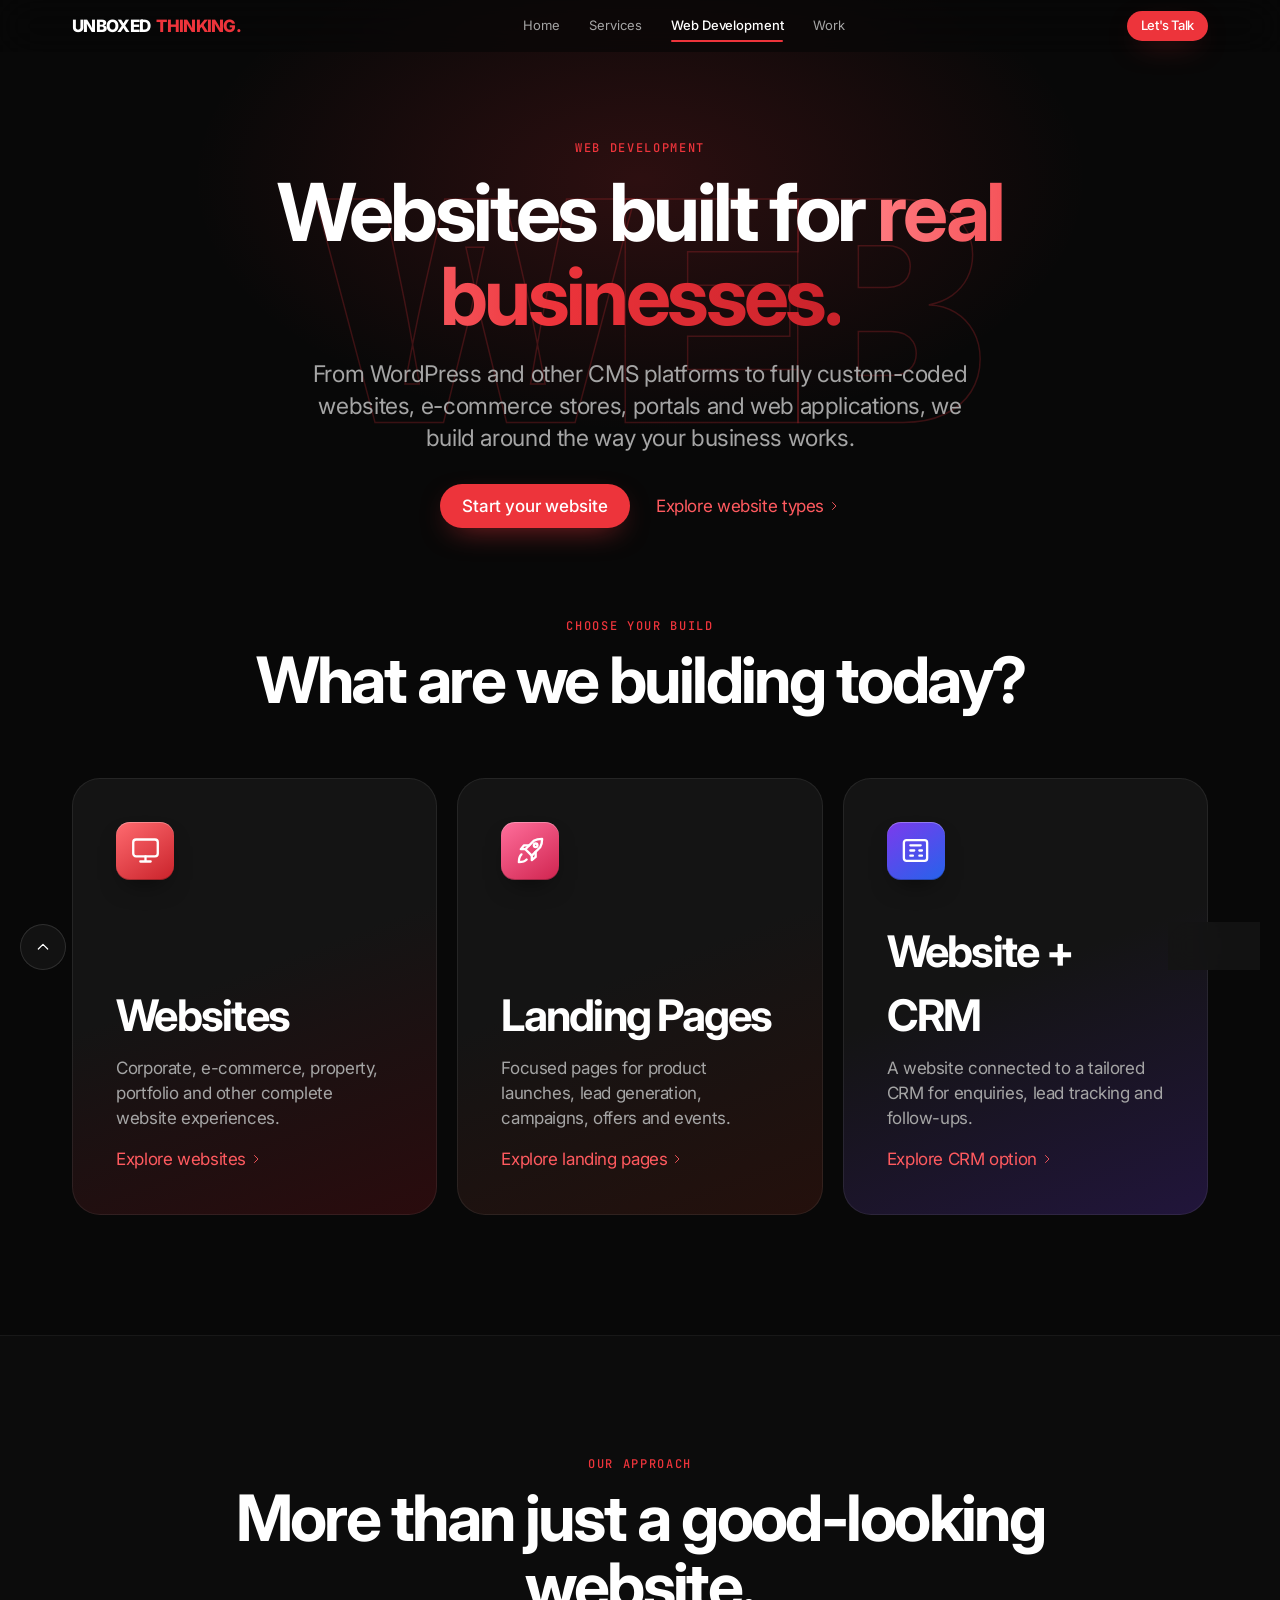
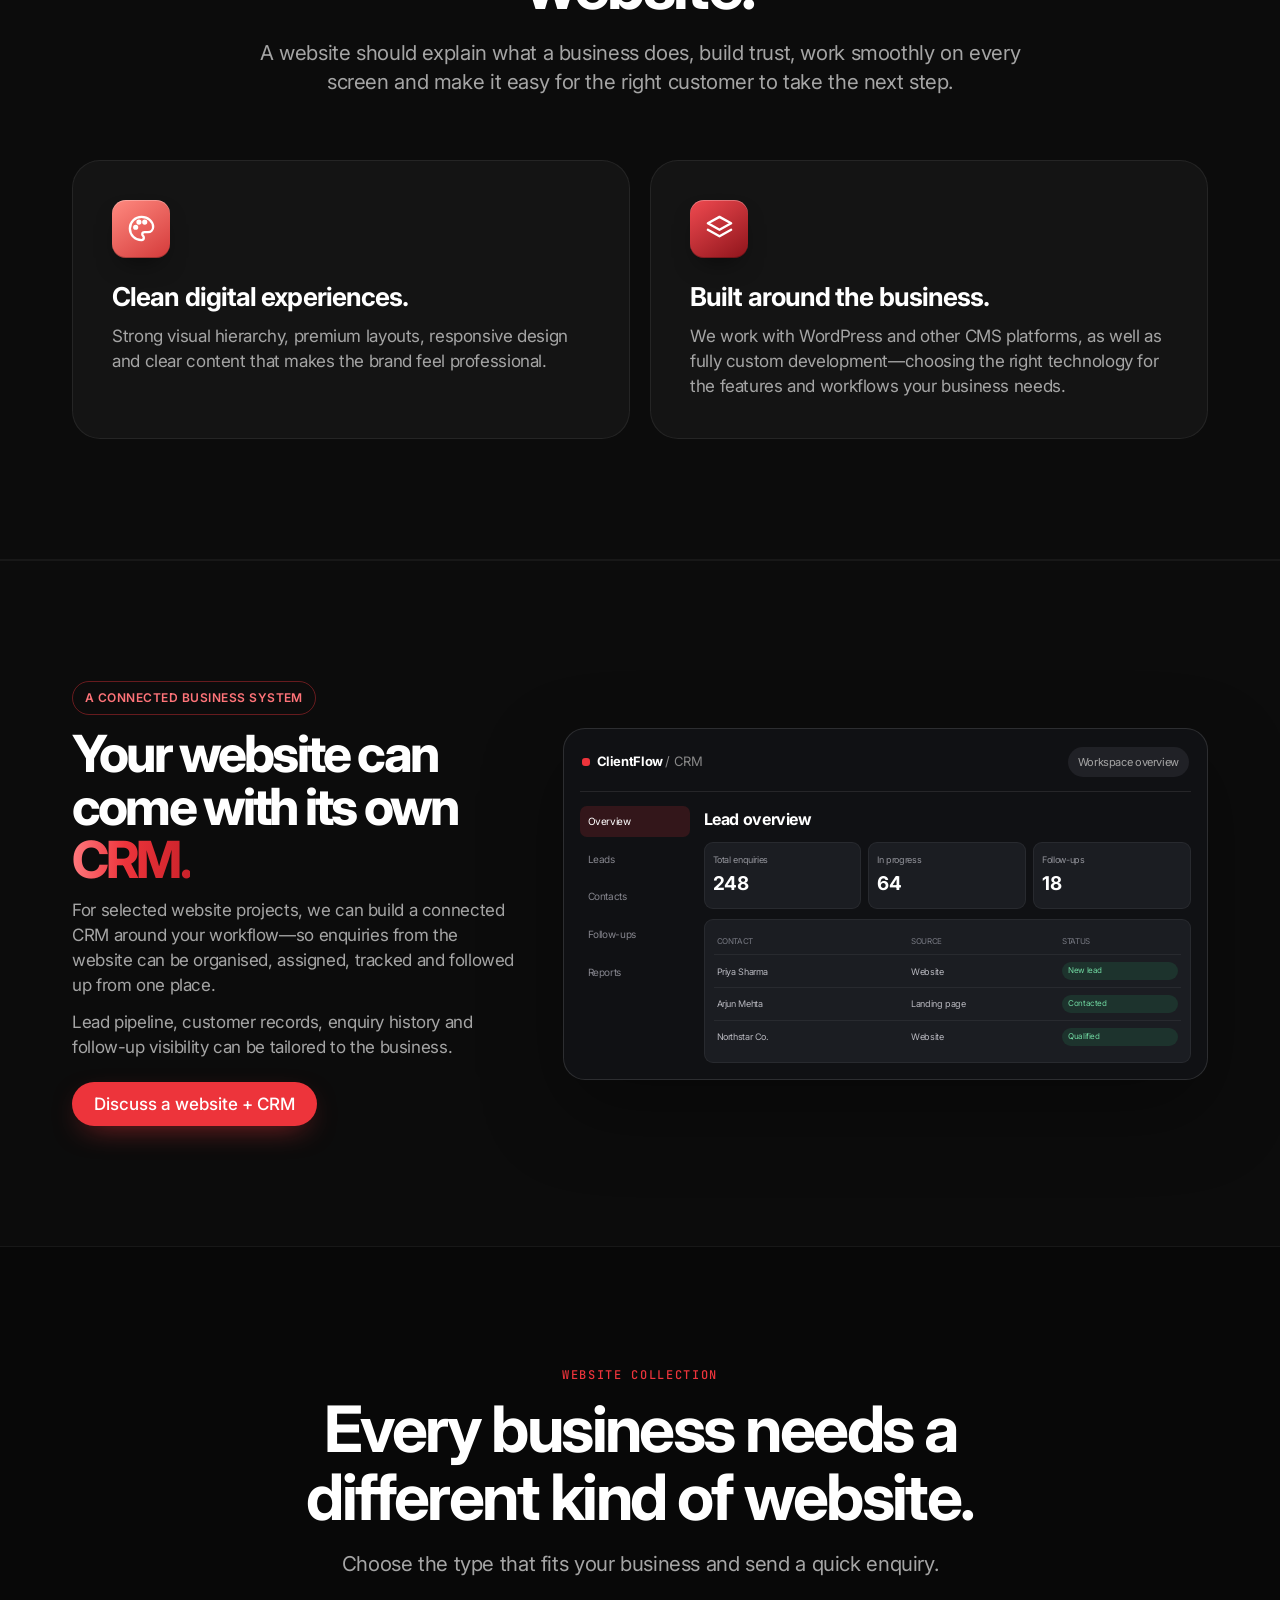
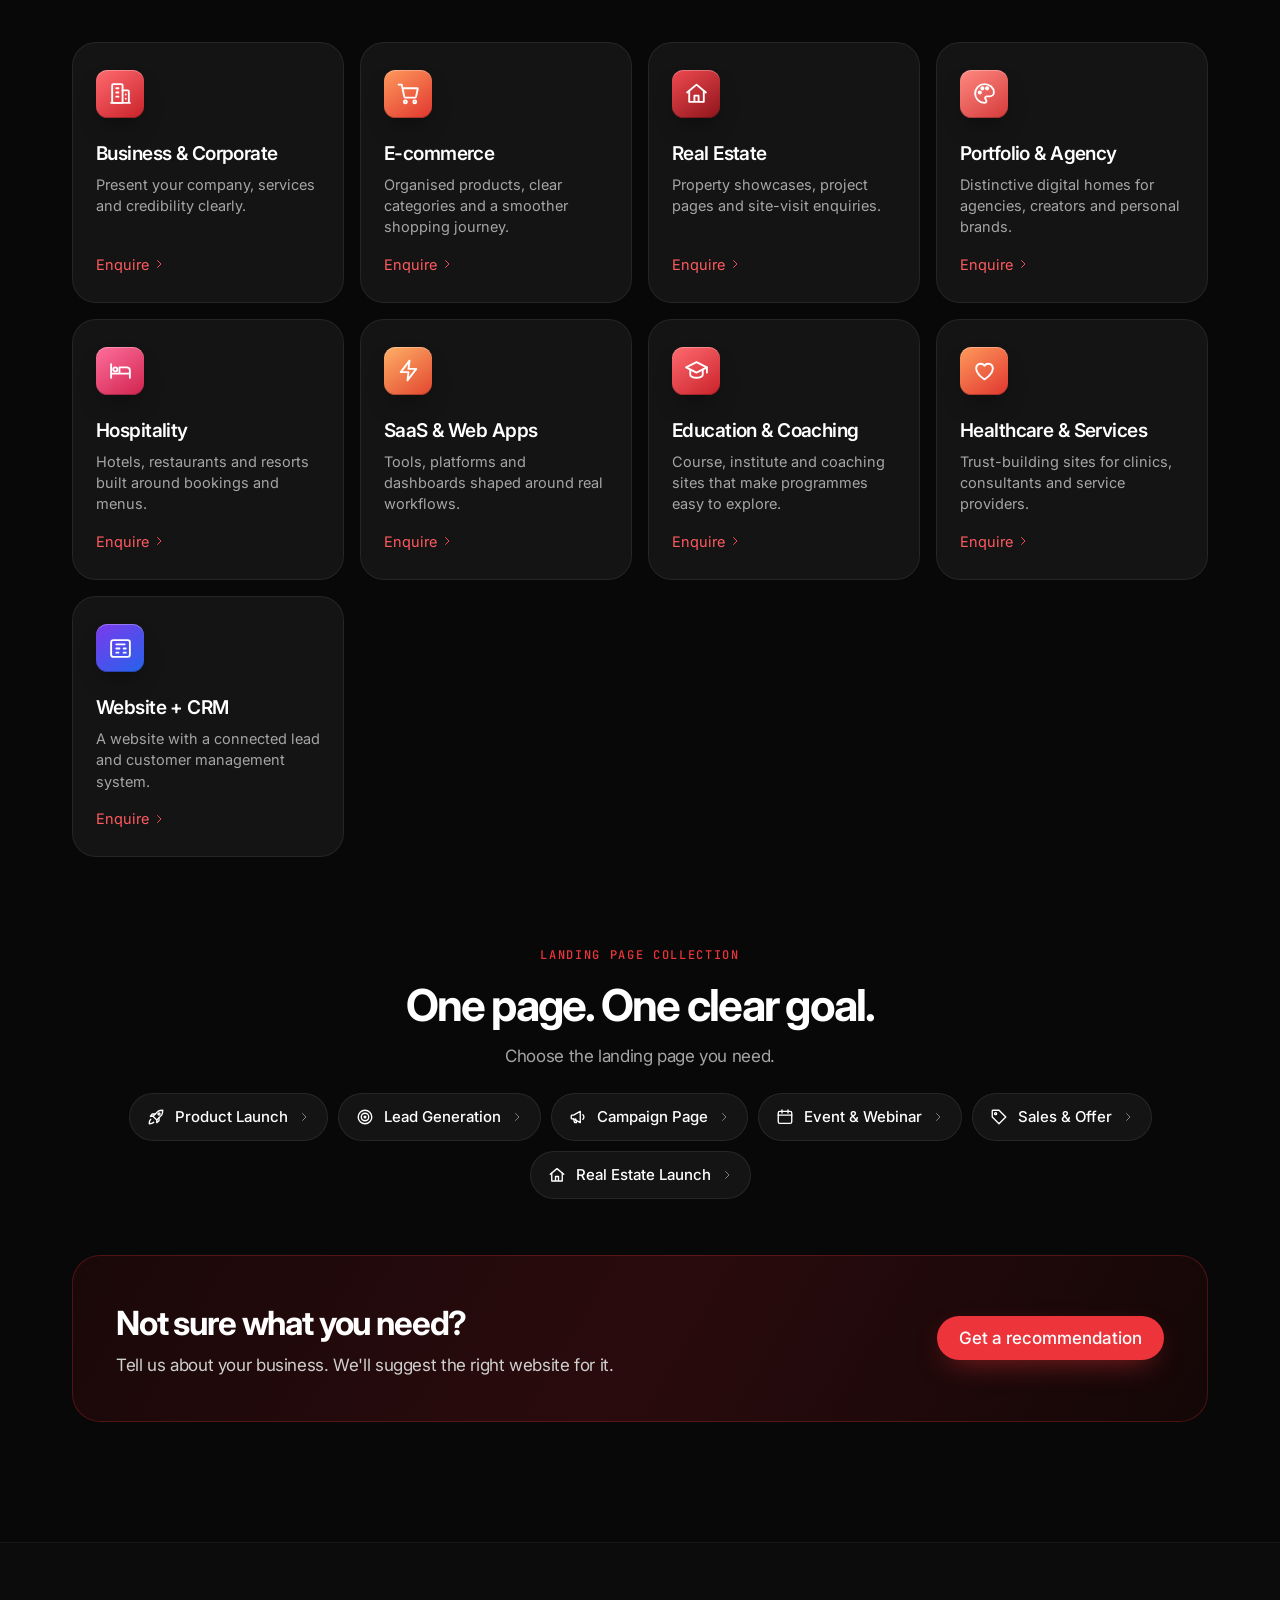
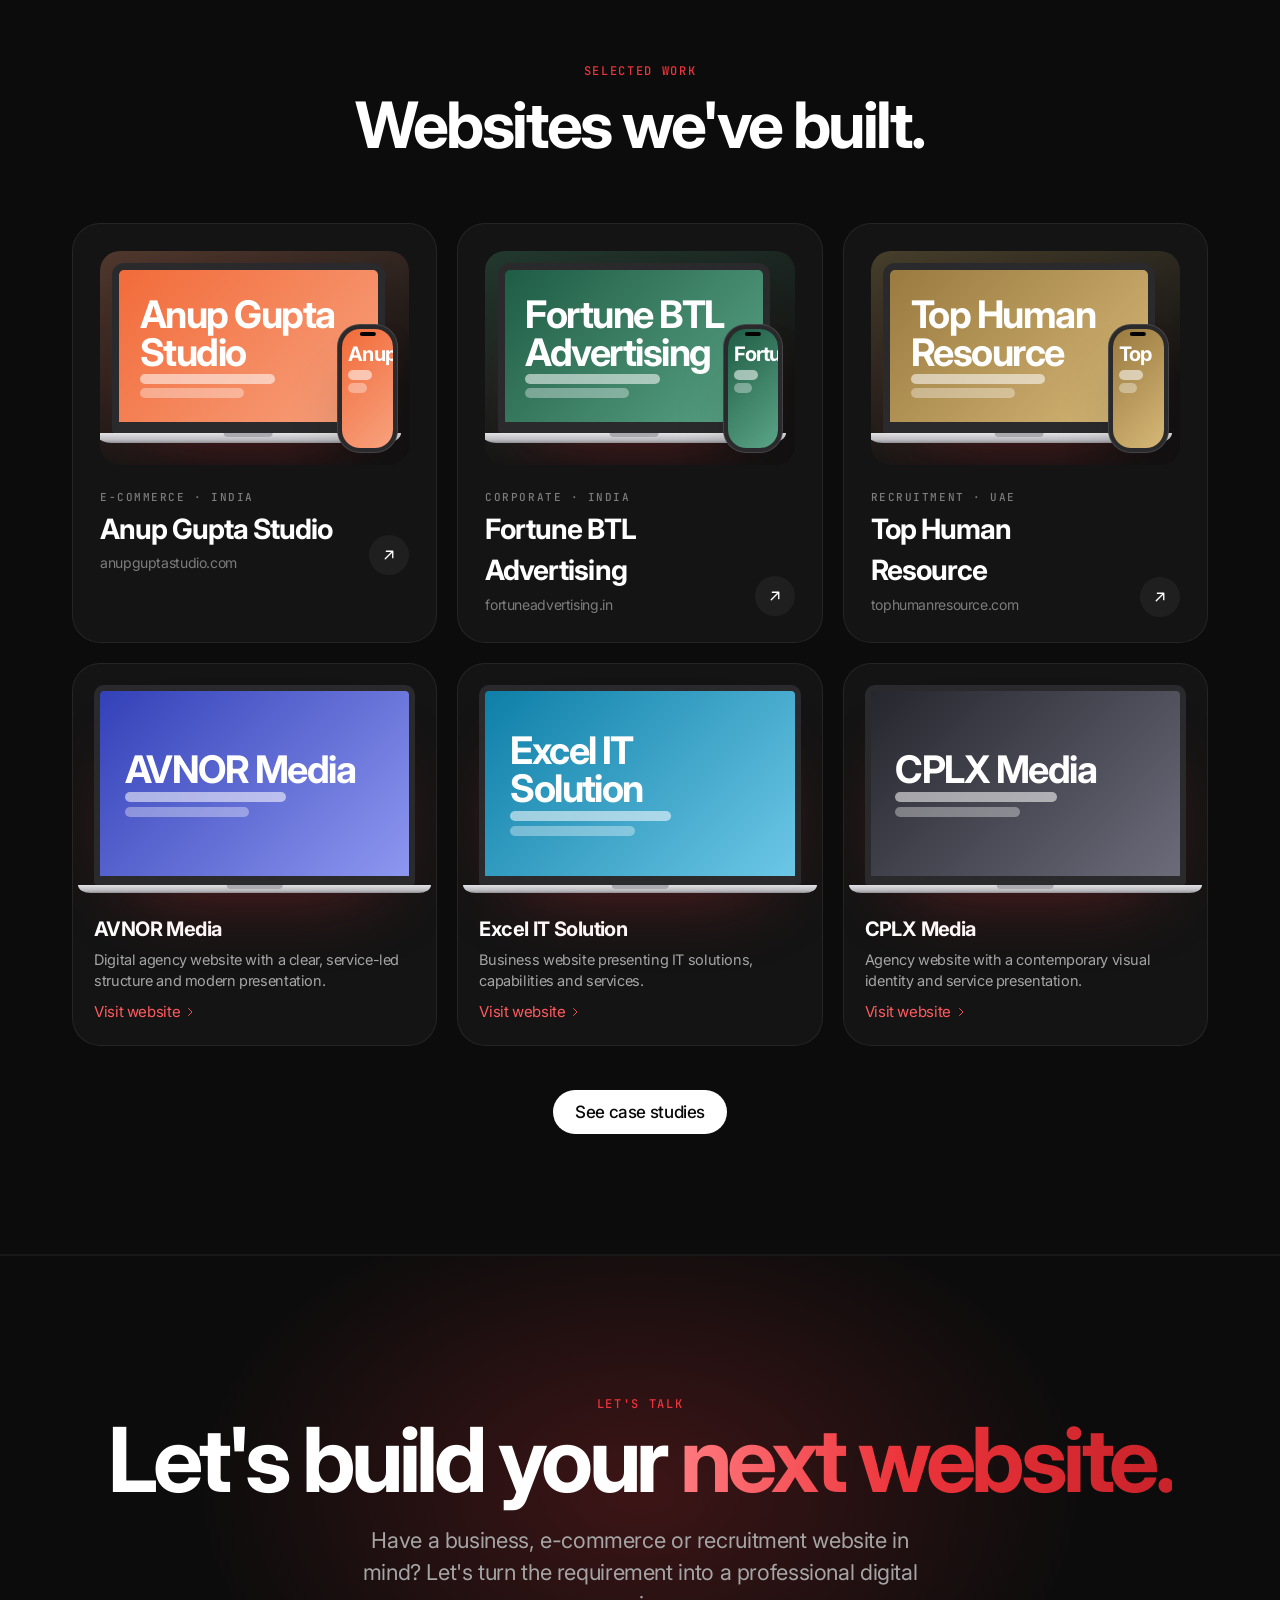
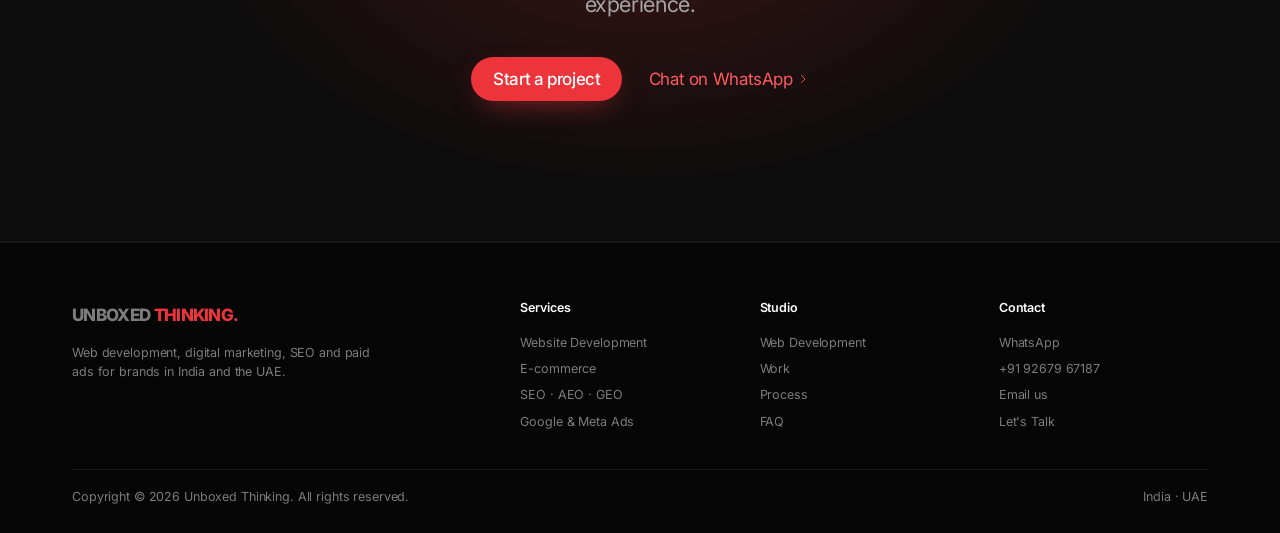
<file: website-projects.html>
<!DOCTYPE html><html lang="en"><head><meta charset="UTF-8"><title>Unboxed Thinking</title><meta http-equiv="refresh" content="0; url=web-development.html#types"><script>location.replace("web-development.html#types")</script></head><body><a href="web-development.html#types">Continue</a></body></html>
</file>
